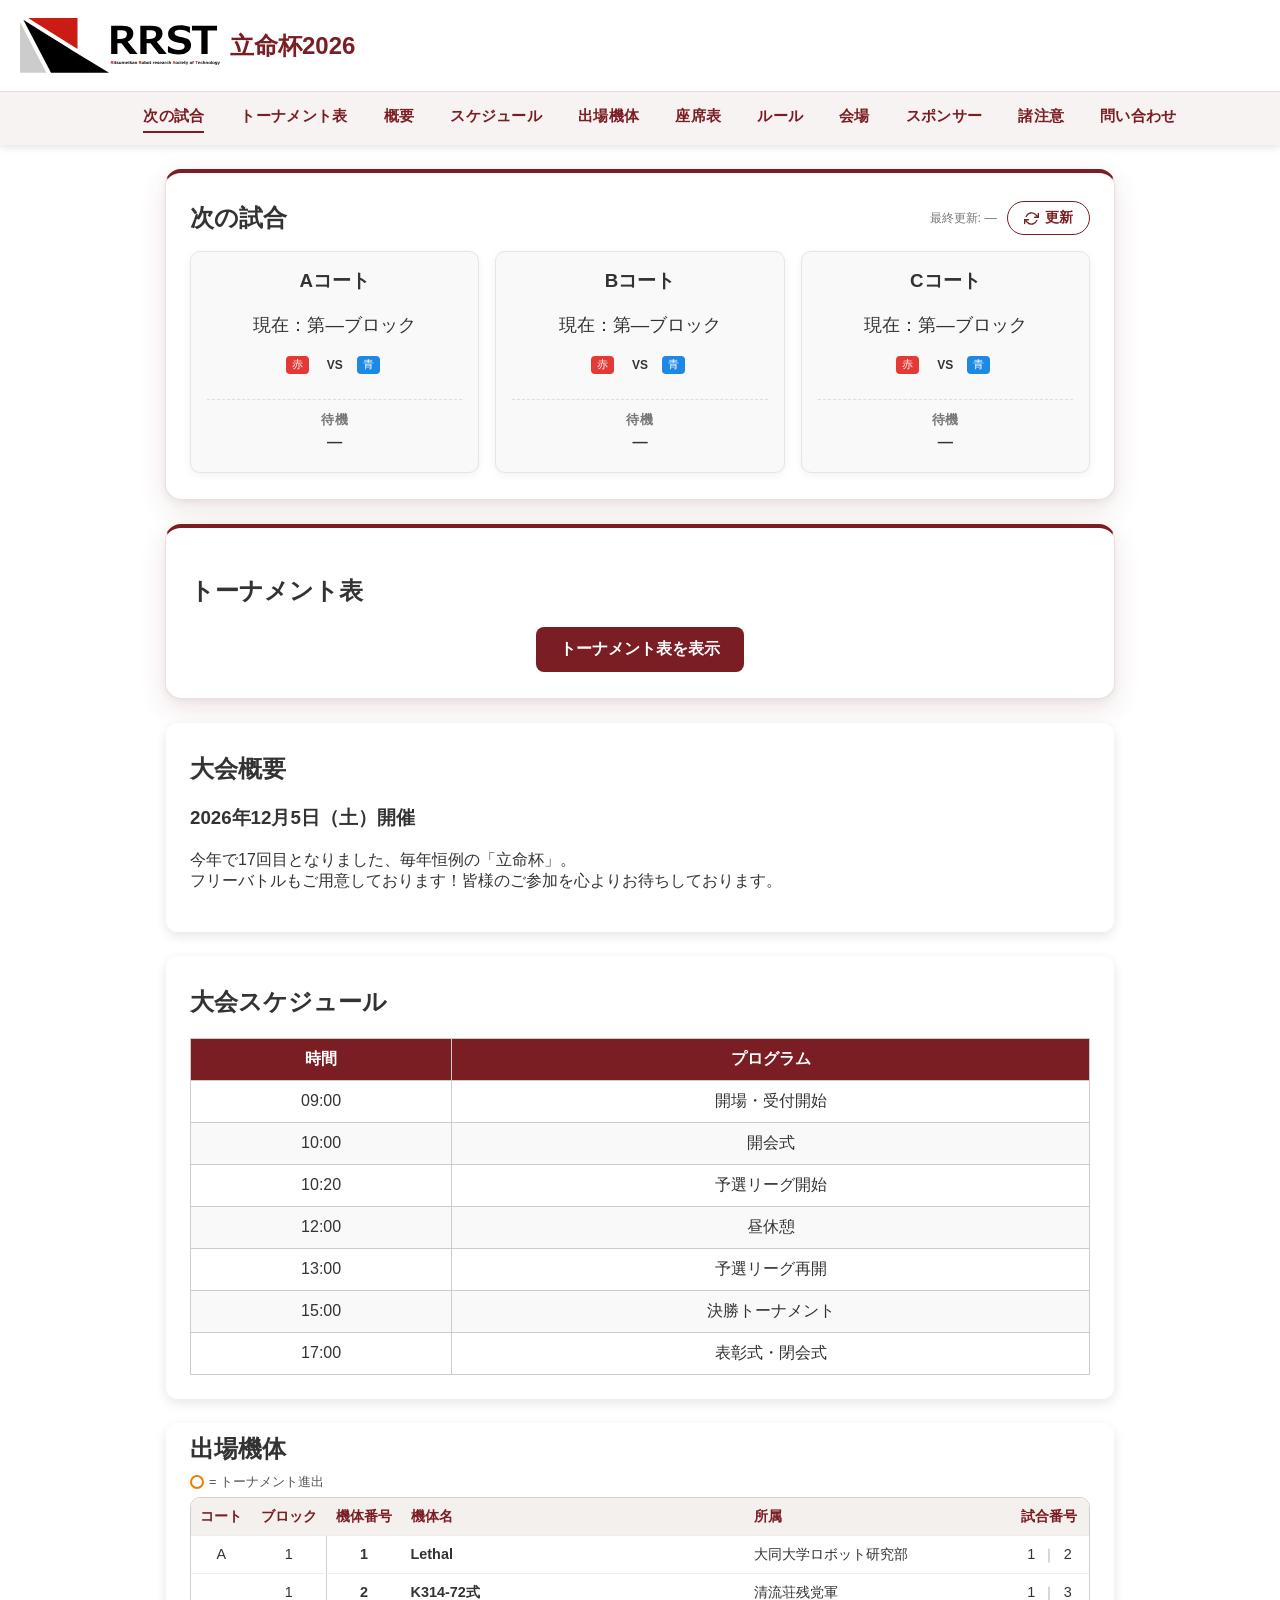
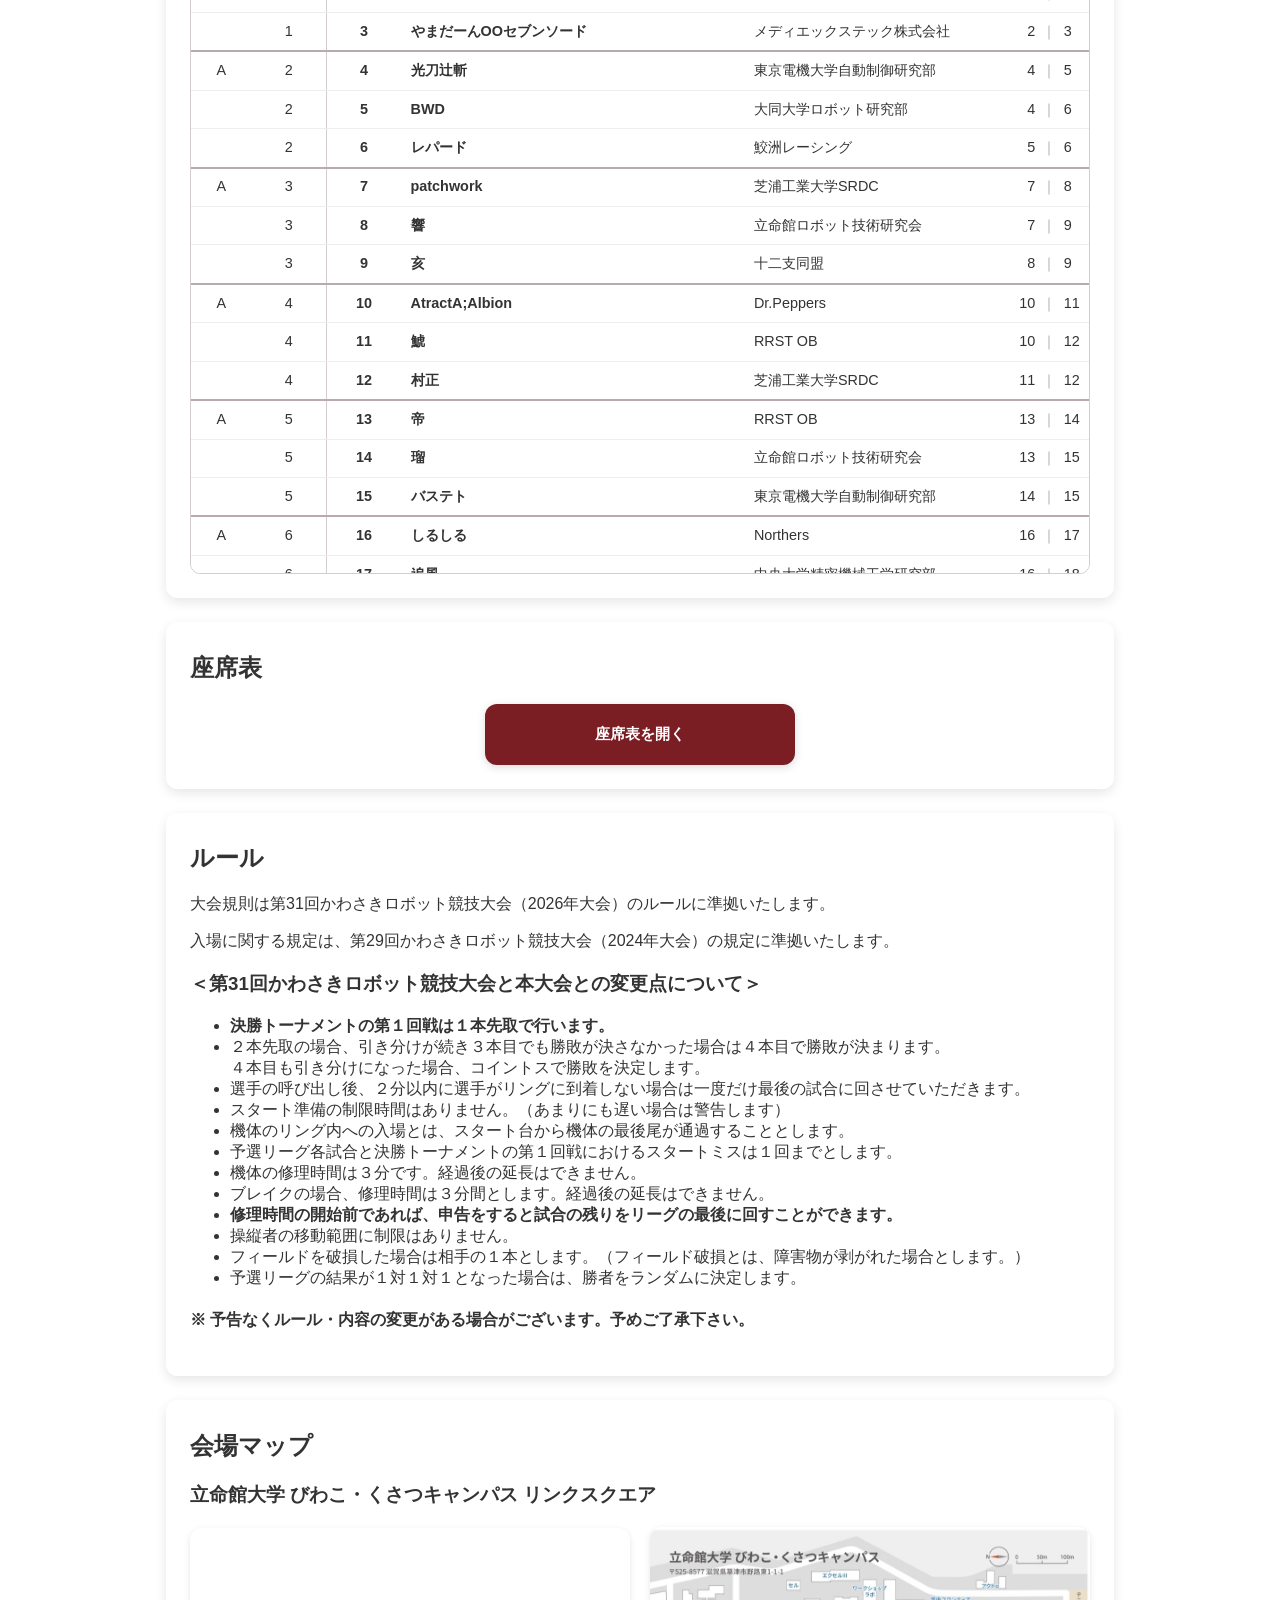
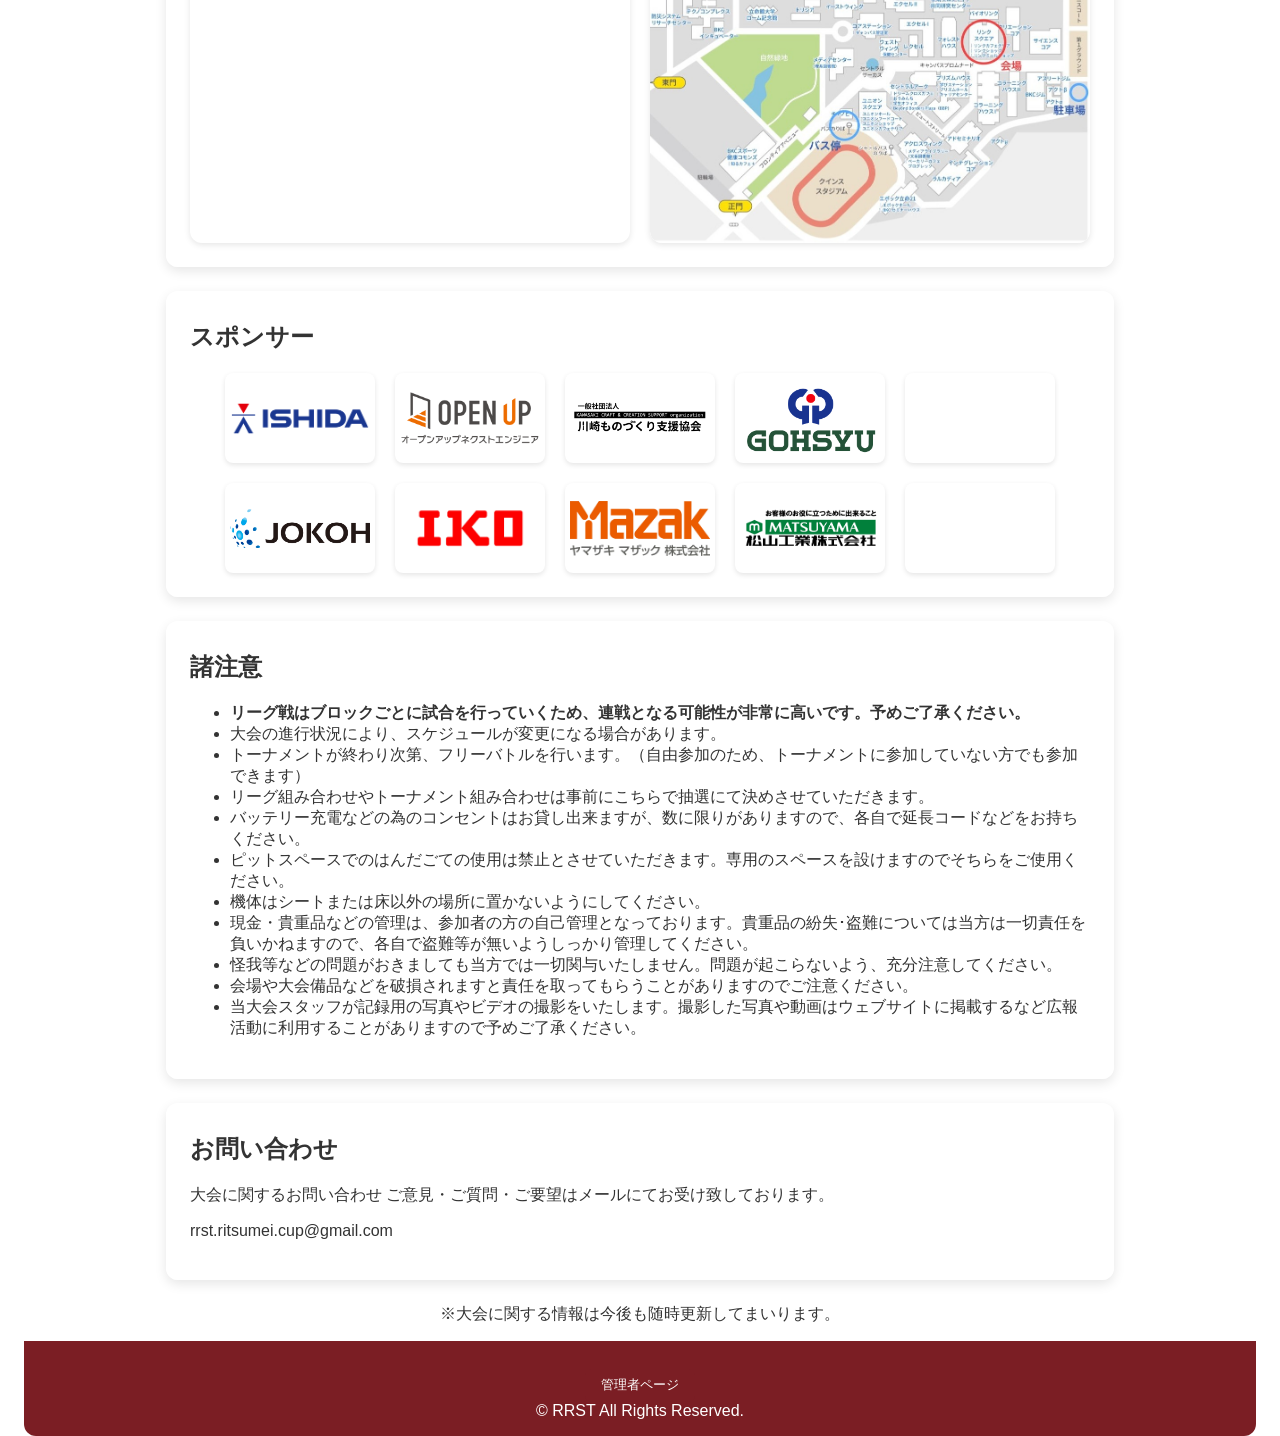
<file: index.html>
<!DOCTYPE html>
<html lang="ja">
<head>
  <meta charset="utf-8" />
  <meta name="viewport" content="width=device-width, initial-scale=1" />
  <title>立命杯2026</title>
  
  <!-- キャッシュ制御 -->
  <meta http-equiv="Cache-Control" content="no-cache, no-store, must-revalidate" />
  <meta http-equiv="Pragma" content="no-cache" />
  <meta http-equiv="Expires" content="0" />
  
  <link rel="stylesheet" href="style.css?v=20260833">
</head>
<body>
  <!-- オープニングエフェクト -->
  <div class="opening-overlay">
    <div class="opening-lines" aria-hidden="true">
      <span></span><span></span><span></span><span></span>
      <span></span><span></span><span></span><span></span>
    </div>
    <div class="opening-content">
      <div class="opening-logo">
        <img src="image/logo.svg" alt="立命杯2026">
      </div>
      <h1 class="opening-title">立命杯 <span data-setting="year">2026</span></h1>
      <p class="opening-date"><span data-setting="date-dot">2026.12.5(土)</span> 開催</p>
      <div class="opening-line"></div>
    </div>
  </div>

   <header>
    <div class="header-top">
      <div class="brand">
        <div class="logo">
          <img src="image/logo.svg" alt="大会ロゴ">
        </div>
        <div>
          <div class="title">立命杯<span data-setting="year">2026</span></div>
        </div>
      </div>

    <button class="menu-toggle" aria-label="メニューを開く">☰</button>
    </div>

    <div class="quick-nav" id="quick-nav">      
      <a href="#results" data-target="results" data-show-if="resultsPublished" style="display:none">結果発表</a>
      <a href="#entry" data-target="entry" data-show-if="entryOpen" style="display:none">応募</a>
      <a href="#next-match" data-target="next-match">次の試合</a>
      <a href="#tournament" data-target="tournament">トーナメント表</a>
      <a href="#schedule" data-target="schedule">スケジュール</a>
      <a href="#entries" data-target="entries">出場機体</a>
      <a href="#documents" data-target="documents">座席表</a>
      <a href="#rules" data-target="rules">ルール</a>
      <a href="#venue" data-target="venue">会場</a>
    </div>

    <nav>
      <a href="#results" data-show-if="resultsPublished" style="display:none">結果発表</a>
      <a href="#entry" data-show-if="entryOpen" style="display:none">応募</a>
      <a href="#next-match">次の試合</a>
      <a href="#tournament">トーナメント表</a>
      <a href="#about">概要</a>
      <a href="#schedule">スケジュール</a>
      <a href="#entries">出場機体</a>
      <a href="#documents">座席表</a>
      <a href="#rules">ルール</a>
      <a href="#venue">会場</a>
      <a href="#sponsors">スポンサー</a>
      <a href="#caution">諸注意</a>
      <a href="#contact">問い合わせ</a>
    </nav>
  </header>

  <main>
    <!-- 結果発表: 公開するかどうかと中身は、管理者ページの「大会設定」で切り替え・入力します(results.js が表示します) -->
    <section id="results" class="card" data-show-if="resultsPublished" style="display:none">
      <p class="results-thanks">第<span data-setting="edition">17</span>回立命杯は終了いたしました。<br>参加者の皆様、協賛していただきました企業・団体様、ありがとうございました。</p>
      <div id="results-podium"></div>
      <div id="results-awards"></div>
    </section>

    <!-- 応募セクション: 表示するかどうかは、管理者ページの「大会設定」で決めます(settings.txt の entryOpen) -->
    <section id="entry" class="card" data-show-if="entryOpen" style="display:none">
      <h2>応募</h2>
      <p>試合に参加される方は以下のボタンからお申し込みください。</p>
      <p>〆切：10月10日</p>
      <div style="text-align: center; margin-top: 1rem;">
        <a href="#" data-href-setting="entryFormUrl" 
           style="display: inline-block; padding: 12px 24px; background-color: var(--primary); color: white; text-decoration: none; border-radius: 8px; font-weight: bold; text-align: center;">
          応募フォームを開く
        </a>
      </div>
    </section>

    <!-- 次の試合（最優先で先頭に表示） -->
    <section id="next-match" class="card2">
      <div class="next-match-head">
        <h2>次の試合</h2>
        <div class="refresh-area">
          <span class="last-updated" id="last-updated">最終更新: —</span>
          <button id="refresh-match-btn" class="refresh-btn" type="button">
            <span class="refresh-icon">
              <svg viewBox="0 0 24 24" width="15" height="15" fill="none" stroke="currentColor" stroke-width="2.2" stroke-linecap="round" stroke-linejoin="round">
                <polyline points="23 4 23 10 17 10"></polyline>
                <polyline points="1 20 1 14 7 14"></polyline>
                <path d="M3.51 9a9 9 0 0 1 14.85-3.36L23 10M1 14l4.64 4.36A9 9 0 0 0 20.49 15"></path>
              </svg>
            </span>
            更新
          </button>
        </div>
      </div>
      <div class="courts">
        <div class="court">
          <div class="court-head">
            <h3>Aコート</h3>
            <button class="refresh-btn-mini" type="button" data-court="a" aria-label="Aコートを更新">
              <svg viewBox="0 0 24 24" width="13" height="13" fill="none" stroke="currentColor" stroke-width="2.4" stroke-linecap="round" stroke-linejoin="round">
                <polyline points="23 4 23 10 17 10"></polyline>
                <polyline points="1 20 1 14 7 14"></polyline>
                <path d="M3.51 9a9 9 0 0 1 14.85-3.36L23 10M1 14l4.64 4.36A9 9 0 0 0 20.49 15"></path>
              </svg>
              更新
            </button>
          </div>
          <p class="nmsize">現在：第<span id="match-a">—</span>ブロック</p>
          <p class="color-legend"><span class="label-red">赤</span><span class="vs">VS</span><span class="label-blue">青</span></p>
          <div class="match-list" id="match-a-list"></div>
          <div class="waiting-block">
            <p class="waiting-label">待機</p>
            <p class="waiting-roster" id="match-a-waiting-roster">—</p>
            <div class="waiting-match-list" id="match-a-waiting-list"></div>
          </div>
        </div>

        <div class="court">
          <div class="court-head">
            <h3>Bコート</h3>
            <button class="refresh-btn-mini" type="button" data-court="b" aria-label="Bコートを更新">
              <svg viewBox="0 0 24 24" width="13" height="13" fill="none" stroke="currentColor" stroke-width="2.4" stroke-linecap="round" stroke-linejoin="round">
                <polyline points="23 4 23 10 17 10"></polyline>
                <polyline points="1 20 1 14 7 14"></polyline>
                <path d="M3.51 9a9 9 0 0 1 14.85-3.36L23 10M1 14l4.64 4.36A9 9 0 0 0 20.49 15"></path>
              </svg>
              更新
            </button>
          </div>
          <p class="nmsize">現在：第<span id="match-b">—</span>ブロック</p>
          <p class="color-legend"><span class="label-red">赤</span><span class="vs">VS</span><span class="label-blue">青</span></p>
          <div class="match-list" id="match-b-list"></div>
          <div class="waiting-block">
            <p class="waiting-label">待機</p>
            <p class="waiting-roster" id="match-b-waiting-roster">—</p>
            <div class="waiting-match-list" id="match-b-waiting-list"></div>
          </div>
        </div>

        <div class="court">
          <div class="court-head">
            <h3>Cコート</h3>
            <button class="refresh-btn-mini" type="button" data-court="c" aria-label="Cコートを更新">
              <svg viewBox="0 0 24 24" width="13" height="13" fill="none" stroke="currentColor" stroke-width="2.4" stroke-linecap="round" stroke-linejoin="round">
                <polyline points="23 4 23 10 17 10"></polyline>
                <polyline points="1 20 1 14 7 14"></polyline>
                <path d="M3.51 9a9 9 0 0 1 14.85-3.36L23 10M1 14l4.64 4.36A9 9 0 0 0 20.49 15"></path>
              </svg>
              更新
            </button>
          </div>
          <p class="nmsize">現在：第<span id="match-c">—</span>ブロック</p>
          <p class="color-legend"><span class="label-red">赤</span><span class="vs">VS</span><span class="label-blue">青</span></p>
          <div class="match-list" id="match-c-list"></div>
          <div class="waiting-block">
            <p class="waiting-label">待機</p>
            <p class="waiting-roster" id="match-c-waiting-roster">—</p>
            <div class="waiting-match-list" id="match-c-waiting-list"></div>
          </div>
        </div>
      </div>
    </section>
 
    <!-- トーナメント表 -->
    <section id="tournament" class="card2">
      <h2>トーナメント表</h2>
      <div style="text-align: center; margin-top: 1rem;">
        <a href="tournament.html" 
           style="display: inline-block; padding: 12px 24px; background-color: var(--primary); color: white; text-decoration: none; border-radius: 8px; font-weight: bold; text-align: center;">
          トーナメント表を表示
        </a>
      </div>
    </section>

    <!-- 大会概要 -->
    <section id="about" class="card">
      <h2>大会概要</h2>
      <h3><span data-setting="date-long">2026年12月5日（土）</span>開催</h3>
      <p>今年で<span data-setting="edition">17</span>回目となりました、毎年恒例の「立命杯」。
      <br>フリーバトルもご用意しております！皆様のご参加を心よりお待ちしております。</p>
    </section>

    <!-- スケジュール -->
    <section id="schedule" class="card">
      <h2>大会スケジュール</h2>
      <table class="schedule-table">
        <thead>
          <tr>
            <th>時間</th>
            <th>プログラム</th>
          </tr>
        </thead>
        <tbody>
          <tr>
            <td>09:00</td>
            <td>開場・受付開始</td>
          </tr>
          <tr>
            <td>10:00</td>
            <td>開会式</td>
          </tr>
          <tr>
            <td>10:20</td>
            <td>予選リーグ開始</td>
          </tr>
          <tr>
            <td>12:00</td>
            <td>昼休憩</td>
          </tr>
          <tr>
            <td>13:00</td>
            <td>予選リーグ再開</td>
          </tr>
          <tr>
            <td>15:00</td>
            <td>決勝トーナメント</td>
          </tr>
          <tr>
            <td>17:00</td>
            <td>表彰式・閉会式</td>
          </tr>
        </tbody>
      </table>
    </section>

    <!-- 出場機体(documents/entries.csv を entries.js が読み込んで表示) -->
    <section id="entries" class="card" hidden>
      <h2>出場機体</h2>
      <div id="entry-list"></div>
    </section>


    <!-- 座席表 -->
    <section id="documents" class="card">
      <h2>座席表</h2>
      <div class="document-links">
        <a href="seats.html" target="_blank" class="document-link">
          <span class="text">座席表を開く</span>
        </a>
      </div>
    </section>

    <!-- ルール -->
    <section id="rules" class="card">
      <h2>ルール</h2>
      <p>大会規則は第31回かわさきロボット競技大会（2026年大会）のルールに準拠いたします。</p>
      <p>入場に関する規定は、第29回かわさきロボット競技大会（2024年大会）の規定に準拠いたします。</p>
      <h3>＜第31回かわさきロボット競技大会と本大会との変更点について＞</h3>
      <ul>
        <li><strong>決勝トーナメントの第１回戦は１本先取で行います。</strong></li>
        <li>２本先取の場合、引き分けが続き３本目でも勝敗が決さなかった場合は４本目で勝敗が決まります。
        </br>４本目も引き分けになった場合、コイントスで勝敗を決定します。</li>
        <li>選手の呼び出し後、２分以内に選手がリングに到着しない場合は一度だけ最後の試合に回させていただきます。</li>
        <li>スタート準備の制限時間はありません。（あまりにも遅い場合は警告します）</li>
        <li>機体のリング内への入場とは、スタート台から機体の最後尾が通過することとします。</li>
        <li>予選リーグ各試合と決勝トーナメントの第１回戦におけるスタートミスは１回までとします。</li>
        <li>機体の修理時間は３分です。経過後の延長はできません。</li>
        <li>ブレイクの場合、修理時間は３分間とします。経過後の延長はできません。</li>
        <li><strong>修理時間の開始前であれば、申告をすると試合の残りをリーグの最後に回すことができます。</strong></li>
        <li>操縦者の移動範囲に制限はありません。</li>
        <li>フィールドを破損した場合は相手の１本とします。（フィールド破損とは、障害物が剥がれた場合とします。）</li>
        <li>予選リーグの結果が１対１対１となった場合は、勝者をランダムに決定します。</li>
      </ul>
      <h4>※ 予告なくルール・内容の変更がある場合がございます。予めご了承下さい。</h4>
    </section>

    <!-- 会場 -->
    <section id="venue" class="card">
      <h2>会場マップ</h2>
      <h3>立命館大学 びわこ・くさつキャンパス リンクスクエア</h3>
      <div class="venue-container">
        <!-- Google Maps -->
        <iframe 
          src="https://www.google.com/maps/embed?pb=!1m18!1m12!1m3!1d3268.981545885466!2d135.96105967409443!3d34.98212696806354!2m3!1f0!2f0!3f0!3m2!1i1024!2i768!4f13.1!3m3!1m2!1s0x60016dc10d85ceb9%3A0x18a0454b259587c9!2z56uL5ZG96aSo5aSn5a2mIOOBs-OCj-OBk-OBu-OBleOBpOOCreODo-ODs-ODkeOCuQ!5e0!3m2!1sja!2sjp!4v1760561627054!5m2!1sja!2sjp" 
          width="400" height="315" style="border:0;" allowfullscreen="" loading="lazy" referrerpolicy="no-referrer-when-downgrade">
        </iframe>
        
        <!-- 会場写真 -->
        <div class="venue-photo">
          <img src="image/map.jpg" alt="会場の様子" loading="lazy" decoding="async">
        </div>
      </div>
    </section>
    
    <!-- スポンサー -->
    <section id="sponsors" class="card"> 
      <h2>スポンサー</h2>
      <div class="sponsor-logos">
        <img src="image/logo1.png" alt="スポンサー1" loading="lazy" decoding="async">
        <img src="image/logo2.svg" alt="スポンサー2" loading="lazy" decoding="async">
        <img src="image/logo3.png" alt="スポンサー3" loading="lazy" decoding="async">
        <img src="image/logo4.gif" alt="スポンサー4" loading="lazy" decoding="async">
        <img src="image/logo5.png" alt="スポンサー5" loading="lazy" decoding="async">
        <img src="image/logo6.jpg" alt="スポンサー6" loading="lazy" decoding="async">
        <img src="image/logo7.png" alt="スポンサー7" loading="lazy" decoding="async">
        <img src="image/logo8.avif" alt="スポンサー8" loading="lazy" decoding="async">
        <img src="image/logo9.png" alt="スポンサー9" loading="lazy" decoding="async">
        <img src="image/logo10.png" alt="スポンサー10" loading="lazy" decoding="async">
      </div>
    </section>

    <section id="caution" class="card">
      <h2>諸注意</h2>
      <ul>
        <li><strong>リーグ戦はブロックごとに試合を行っていくため、連戦となる可能性が非常に高いです。予めご了承ください。</strong></li>
        <li>大会の進行状況により、スケジュールが変更になる場合があります。</li>
        <li>トーナメントが終わり次第、フリーバトルを行います。（自由参加のため、トーナメントに参加していない方でも参加できます）</li>
        <li>リーグ組み合わせやトーナメント組み合わせは事前にこちらで抽選にて決めさせていただきます。</li>
        <li>バッテリー充電などの為のコンセントはお貸し出来ますが、数に限りがありますので、各自で延長コードなどをお持ちください。</li>
        <li>ピットスペースでのはんだごての使用は禁止とさせていただきます。専用のスペースを設けますのでそちらをご使用ください。</li>
        <li>機体はシートまたは床以外の場所に置かないようにしてください。</li>
        <li>現金・貴重品などの管理は、参加者の方の自己管理となっております。貴重品の紛失･盗難については当方は一切責任を負いかねますので、各自で盗難等が無いようしっかり管理してください。</li>
        <li>怪我等などの問題がおきましても当方では一切関与いたしません。問題が起こらないよう、充分注意してください。</li>
        <li>会場や大会備品などを破損されますと責任を取ってもらうことがありますのでご注意ください。</li>
        <li>当大会スタッフが記録用の写真やビデオの撮影をいたします。撮影した写真や動画はウェブサイトに掲載するなど広報活動に利用することがありますので予めご了承ください。</li>
      </ul>
    </section>

    <!-- お問い合わせ -->
    <section id="contact" class="card">
      <h2>お問い合わせ</h2>
      <p>大会に関するお問い合わせ ご意見・ご質問・ご要望はメールにてお受け致しております。</p>
      <p>rrst.ritsumei.cup@gmail.com</p>
    </section>

    <p class="last">※大会に関する情報は今後も随時更新してまいります。</p>
  </main>

  <footer>
    <p class="admin-link"><a href="admin.html">管理者ページ</a></p>
    © RRST All Rights Reserved.
  </footer>

  <!-- 末尾 -->
  <script src="js/settings.js?v=20261126"></script>
  <script src="js/script.js?v=20260920"></script>
  <script src="js/entries.js?v=20261127"></script>
  <script src="js/results.js?v=20261128"></script>
  <script src="js/quicknav.js?v=20261122"></script>
</body>
</html>
</file>
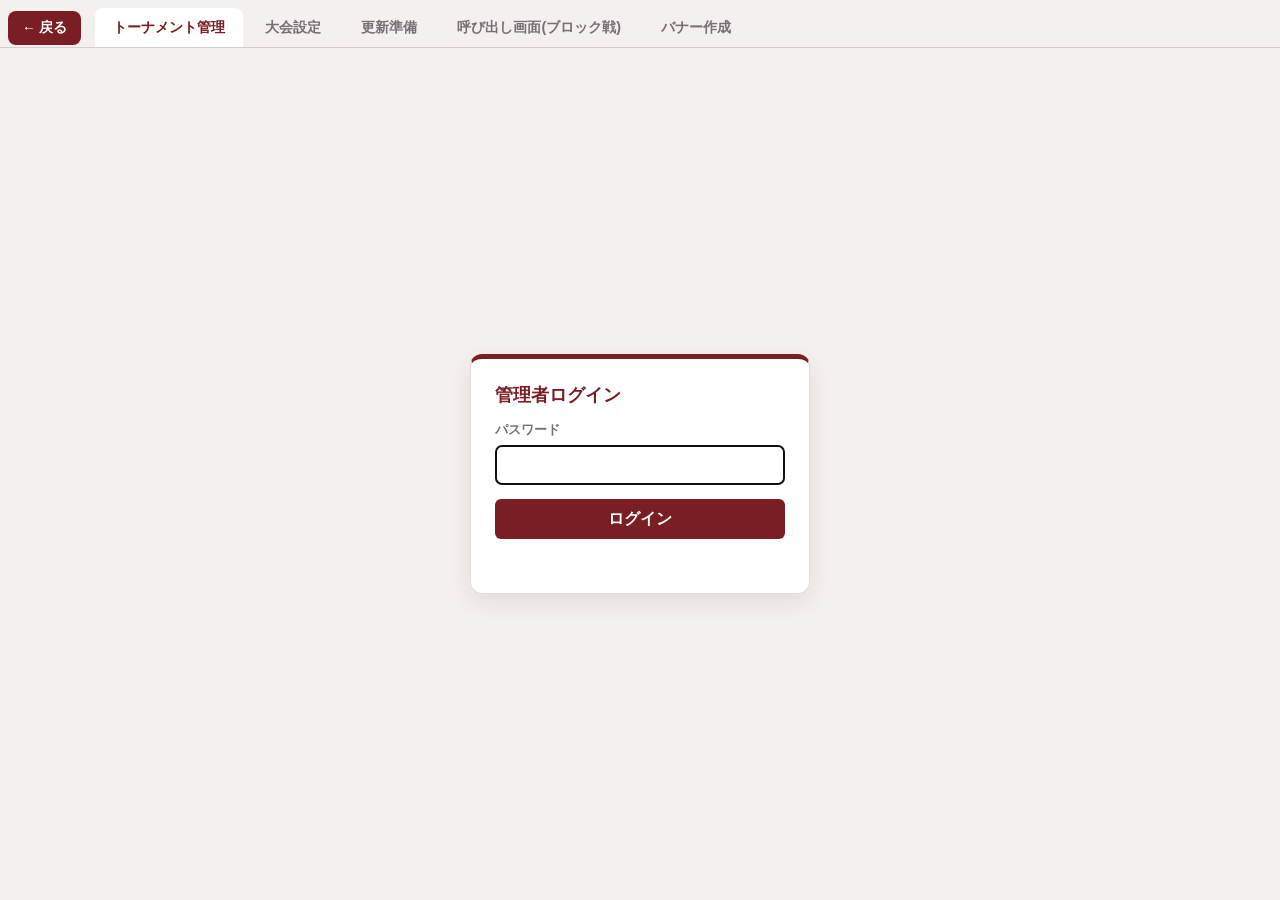
<file: admin.html>
<!DOCTYPE html>
<html lang="ja">
<head>
  <meta charset="UTF-8">
  <meta name="viewport" content="width=device-width, initial-scale=1.0">
  <title>管理者ページ - 立命杯2026</title>
  <style>
    * {
      margin: 0;
      padding: 0;
      box-sizing: border-box;
    }

    html, body {
      height: 100%;
      font-family: "Yu Gothic", "Hiragino Kaku Gothic ProN", sans-serif;
    }

    body {
      display: flex;
      flex-direction: column;
      overflow: hidden;
    }

    .tabs {
      display: flex;
      align-items: center;
      gap: 4px;
      padding: 8px 8px 0;
      background: #f4f0ee;
      border-bottom: 1px solid #d4cdd0;
    }

    .back-link {
      display: inline-flex;
      align-items: center;
      margin-right: 10px;
      padding: 8px 14px;
      color: #fff;
      background: #7b1e24;
      border-radius: 8px;
      text-decoration: none;
      font-size: 0.85rem;
      font-weight: bold;
      white-space: nowrap;
    }

    .back-link:hover {
      background: #a54c52;
    }

    .tab {
      padding: 10px 18px;
      color: #777176;
      background: transparent;
      border: 0;
      border-radius: 8px 8px 0 0;
      font-size: 0.9rem;
      font-weight: bold;
      cursor: pointer;
    }

    .tab.is-active {
      color: #7b1e24;
      background: #fff;
    }

    iframe {
      flex: 1;
      width: 100%;
      border: 0;
    }
  </style>
</head>
<body>
  <nav class="tabs" role="tablist" aria-label="管理メニュー">
    <a href="index.html" class="back-link">← 戻る</a>
    <button class="tab is-active" type="button" data-target="tournament.html?admin=1" role="tab" aria-selected="true">トーナメント管理</button>
    <button class="tab" type="button" data-target="settings.html" role="tab" aria-selected="false">大会設定</button>
    <button class="tab" type="button" data-target="prepare.html" role="tab" aria-selected="false">更新準備</button>
    <button class="tab" type="button" data-target="call.html?admin=1" role="tab" aria-selected="false">呼び出し画面(ブロック戦)</button>
    <button class="tab" type="button" data-target="banner.html" role="tab" aria-selected="false">バナー作成</button>
  </nav>
  <iframe id="admin-frame" src="tournament.html?admin=1" title="管理画面"></iframe>

  <script>
    const tabs = document.querySelectorAll(".tab");
    const frame = document.getElementById("admin-frame");

    tabs.forEach(tab => {
      tab.addEventListener("click", () => {
        tabs.forEach(other => {
          other.classList.toggle("is-active", other === tab);
          other.setAttribute("aria-selected", other === tab ? "true" : "false");
        });
        frame.src = tab.dataset.target;
      });
    });
  </script>
</body>
</html>
</file>
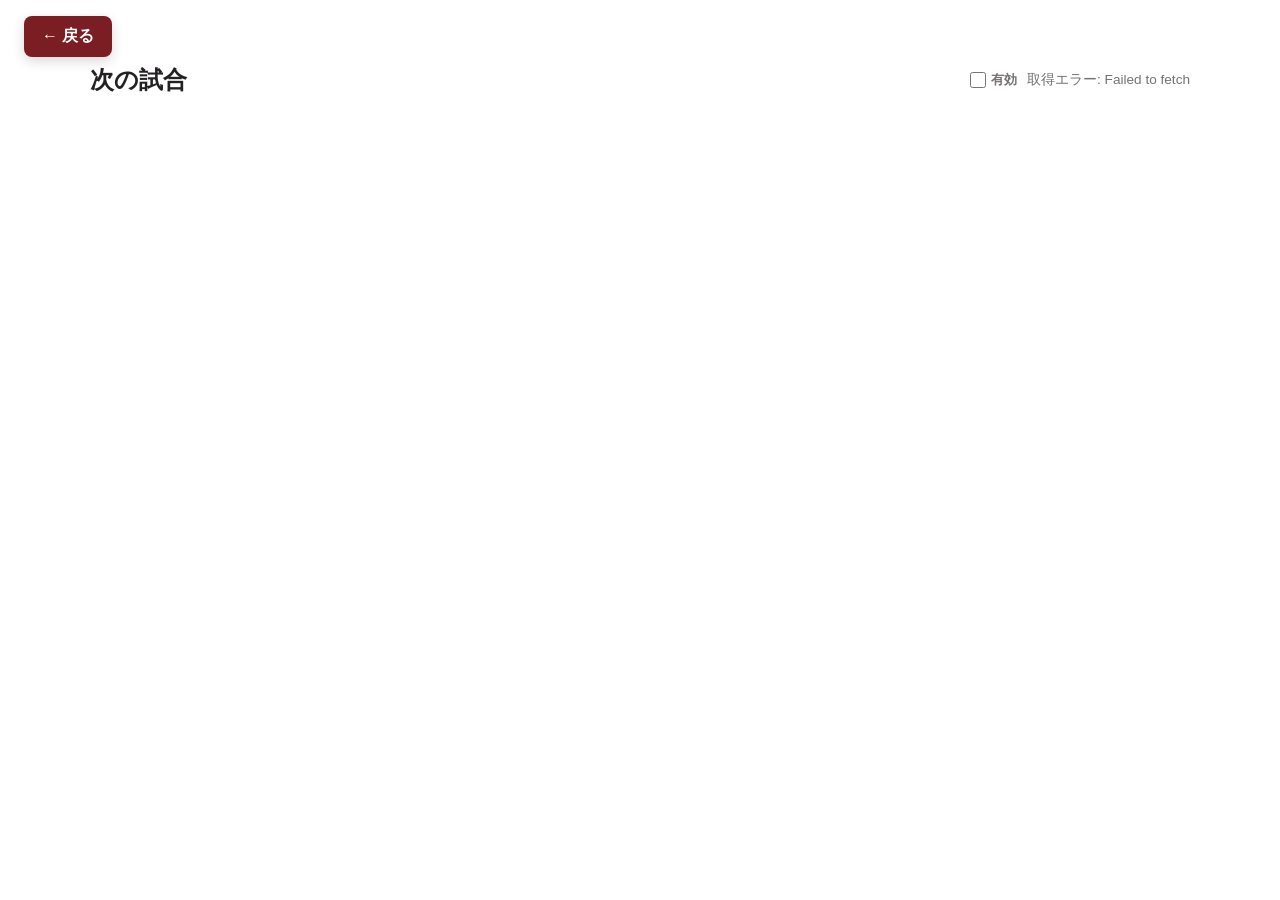
<file: call.html>
<!DOCTYPE html>
<html lang="ja">
<head>
  <meta charset="UTF-8">
  <meta name="viewport" content="width=device-width, initial-scale=1.0">
  <title>呼び出し画面 - 立命杯2026</title>
  <style>
    * {
      margin: 0;
      padding: 0;
      box-sizing: border-box;
    }

    :root {
      --primary: #7b1e24;
      --ink: #242124;
      --muted: #777176;
      --line: #e3dcde;
      --card-bg: #f7f4f5;
      --red: #c0392b;
      --blue: #2f6fd1;
    }

    html, body {
      min-height: 100%;
      background: #fff;
      color: var(--ink);
      font-family: "Yu Gothic", "Hiragino Kaku Gothic ProN", sans-serif;
    }

    body {
      padding: 64px clamp(12px, 3vw, 28px) 40px;
    }

    .page {
      width: min(1100px, 100%);
      margin: 0 auto;
    }

    .back-button {
      position: fixed;
      top: 16px;
      left: 24px;
      z-index: 10;
      background-color: var(--primary);
      color: white;
      padding: 10px 18px;
      border-radius: 8px;
      text-decoration: none;
      font-weight: bold;
      box-shadow: 0 4px 12px rgb(65 25 28 / 18%);
    }

    .back-button:hover {
      background-color: #a54c52;
    }

    /* 管理者ページのタブ内(iframe)で開いているときは、タブ列側に戻るボタンがあるので重複表示しない */
    html.is-embedded .back-button {
      display: none;
    }

    @media (max-width: 520px) {
      .back-button {
        left: 14px;
      }
    }

    .next-match-head {
      display: flex;
      flex-wrap: wrap;
      align-items: baseline;
      gap: 8px 16px;
      margin-bottom: 18px;
    }

    .next-match-head h1 {
      font-size: 1.5rem;
    }

    .refresh-area {
      display: flex;
      align-items: center;
      gap: 10px;
      margin-left: auto;
    }

    .last-updated {
      color: var(--muted);
      font-size: 0.85rem;
    }

    .refresh-btn {
      display: inline-flex;
      align-items: center;
      gap: 5px;
      padding: 7px 14px;
      color: var(--primary);
      background: #fff;
      border: 1.5px solid var(--primary);
      border-radius: 999px;
      font-size: 0.82rem;
      font-weight: bold;
      cursor: pointer;
    }

    .refresh-btn:disabled {
      opacity: 0.5;
      cursor: progress;
    }

    /* 管理者ページ(?admin=1)のときだけ出す、対戦カードの表示/非表示チェックボックス(有効=表示) */
    .visibility-toggle {
      display: inline-flex;
      align-items: center;
      gap: 5px;
      color: var(--muted);
      font-size: 0.82rem;
      font-weight: bold;
      cursor: pointer;
    }

    .visibility-toggle input {
      width: 16px;
      height: 16px;
      cursor: pointer;
    }

    .visibility-toggle.is-busy {
      opacity: 0.5;
      cursor: progress;
    }

    .courts {
      display: grid;
      grid-template-columns: repeat(auto-fit, minmax(260px, 1fr));
      gap: 16px;
    }

    .court {
      padding: 18px 14px 22px;
      background: #fff;
      border: 1px solid var(--line);
      border-radius: 14px;
      text-align: center;
    }

    .court-head {
      display: flex;
      align-items: center;
      justify-content: center;
      position: relative;
      margin-bottom: 10px;
    }

    .court-head h2 {
      font-size: 1.1rem;
    }

    .nmsize {
      font-size: 1.2rem;
      font-weight: bold;
      margin-bottom: 10px;
    }

    .color-legend {
      display: flex;
      align-items: center;
      justify-content: center;
      gap: 8px;
      margin-bottom: 10px;
      font-size: 0.75rem;
    }

    .color-legend .vs {
      color: var(--muted);
    }

    .label-red, .label-blue {
      padding: 2px 10px;
      color: #fff;
      border-radius: 4px;
      font-weight: bold;
    }

    .label-red { background: var(--red); }
    .label-blue { background: var(--blue); }

    .match-list {
      margin-bottom: 14px;
    }

    .match-row {
      display: flex;
      align-items: baseline;
      justify-content: center;
      gap: 10px;
      padding: 3px 0;
      color: var(--muted);
      font-size: 0.9rem;
    }

    .match-row .match-index {
      font-size: 0.75rem;
      min-width: 1.2em;
      text-align: right;
    }

    .match-row.is-current {
      color: var(--ink);
      font-size: 1.15rem;
      font-weight: bold;
    }

    .match-row.is-current .match-index {
      color: var(--primary);
    }

    .roster {
      color: var(--muted);
      font-size: 0.85rem;
      line-height: 1.7;
      margin-bottom: 16px;
    }

    .waiting-block {
      padding-top: 14px;
      border-top: 1px solid var(--line);
    }

    .waiting-label {
      color: var(--muted);
      font-size: 0.8rem;
      font-weight: bold;
      margin-bottom: 8px;
    }

    .waiting-roster {
      font-size: 0.95rem;
      font-weight: bold;
      line-height: 1.7;
      margin-bottom: 8px;
    }

    .waiting-match-list .match-row {
      font-size: 0.78rem;
    }

    .empty-note, .court-error {
      color: var(--muted);
      font-size: 0.85rem;
    }

    .court-error {
      color: #b3261e;
    }

    @media (max-width: 520px) {
      .courts {
        grid-template-columns: 1fr;
      }
    }
  </style>
</head>
<body>
  <a href="index.html" target="_top" class="back-button">← 戻る</a>
  <script>
    if (window.self !== window.top) {
      document.documentElement.classList.add("is-embedded");
    }
  </script>
  <main class="page">
    <div class="next-match-head">
      <h1>次の試合</h1>
      <div class="refresh-area">
        <label id="visibility-toggle-wrap" class="visibility-toggle" hidden>
          <input id="visibility-toggle" type="checkbox">有効
        </label>
        <span class="last-updated" id="last-updated">最終更新: —</span>
      </div>
    </div>
    <div class="courts" id="courts"></div>
  </main>

  <script src="js/settings.js?v=20261126"></script>
  <script>
    let API_BASE_URL = ""; // documents/settings.txt の apiUrl を読み込み後に入れる
    const COURTS = [
      { key: "A", label: "Aコート" },
      { key: "B", label: "Bコート" },
      { key: "C", label: "Cコート" }
    ];

    let latestCourts = {};

    function escapeHtml(value) {
      return String(value == null ? "" : value).replace(/[&<>"']/g, char => ({
        "&": "&amp;", "<": "&lt;", ">": "&gt;", '"': "&quot;", "'": "&#39;"
      }[char]));
    }

    function matchRowMarkup(bout, currentNum) {
      const isCurrent = String(bout.num) === String(currentNum);
      return `<p class="match-row${isCurrent ? " is-current" : ""}">
        <span class="match-index">${escapeHtml(bout.num)}</span>
        <span>${escapeHtml(bout.red.num || "?")}番 VS ${escapeHtml(bout.blue.num || "?")}番</span>
      </p>`;
    }

    function rosterMarkup(entries) {
      if (!entries.length) return "—";
      return entries.map(entry => escapeHtml(entry)).join("<br>");
    }

    function courtMarkup(court, data) {
      if (data.error) {
        return `<div class="court">
          <div class="court-head"><h2>${court.label}</h2></div>
          <p class="court-error">取得できませんでした: ${escapeHtml(data.error)}</p>
        </div>`;
      }

      if (!data.currentNum) {
        return `<div class="court">
          <div class="court-head"><h2>${court.label}</h2></div>
          <p class="empty-note">現在の試合番号が設定されていません。</p>
        </div>`;
      }

      const blockIndex = currentNamesVisible === false
        ? "？"
        : Math.ceil(Number(data.currentNum) / 3);
      const rosterEntries = data.trioRoster.map(team => `${team.num}番 ${team.name}`);

      return `<div class="court" data-court="${court.key.toLowerCase()}">
        <div class="court-head">
          <h2>${court.label}</h2>
        </div>
        <p class="nmsize">現在:第${escapeHtml(blockIndex)}ブロック</p>
        <p class="color-legend"><span class="label-red">赤</span><span class="vs">VS</span><span class="label-blue">青</span></p>
        <div class="match-list">${data.matches.map(bout => matchRowMarkup(bout, data.currentNum)).join("")}</div>
        <p class="roster">${rosterMarkup(rosterEntries)}</p>
        <div class="waiting-block">
          <p class="waiting-label">待機</p>
          <p class="waiting-roster">${rosterMarkup(data.waitingRoster)}</p>
          <div class="waiting-match-list">${data.waitingMatches.map(bout => matchRowMarkup(bout, data.currentNum)).join("")}</div>
        </div>
      </div>`;
    }

    function render(courts) {
      // 大会設定のコート数(2なら A・B だけ)
      document.getElementById("courts").innerHTML = COURTS
        .slice(0, window.RRST_SETTINGS.courts)
        .map(court => courtMarkup(court, courts[court.key] || { error: "データがありません" }))
        .join("");
    }

    function formatTime(date) {
      return date.toLocaleTimeString("ja-JP", { hour: "2-digit", minute: "2-digit", second: "2-digit" });
    }

    async function fetchCourts() {
      const url = new URL(API_BASE_URL);
      url.searchParams.set("t", Date.now());
      const response = await fetch(url.toString(), { cache: "no-store" });
      if (!response.ok) throw new Error(`HTTP ${response.status}`);
      const data = JSON.parse(await response.text());
      if (data.error) throw new Error(data.error);
      if (typeof data.namesVisible === "boolean") syncVisibilityToggle(data.namesVisible);
      return data.courts || {};
    }

    // 連打・大人数の同時アクセス対策: 呼び出したら一定時間は次の呼び出しを無視する
    // (全体更新ボタンは廃止したが、自動更新(10秒ごと)同士が重ならないよう時刻ベースで管理)
    const REFRESH_COOLDOWN_MS = 5000;
    let allCooldownUntil = 0;

    async function loadAll() {
      if (allCooldownUntil > Date.now()) return;
      allCooldownUntil = Date.now() + REFRESH_COOLDOWN_MS;

      try {
        latestCourts = await fetchCourts();
        render(latestCourts);
        document.getElementById("last-updated").textContent = `最終更新: ${formatTime(new Date())}`;
      } catch (error) {
        console.error("次の試合の取得エラー:", error);
        document.getElementById("last-updated").textContent = `取得エラー: ${error.message}`;
      }
    }

    // ---------------------------------------------------------------
    // 管理者ページ(?admin=1)のときだけ、対戦カード(名前・番号)表示の「有効」チェックボックスを出す。
    // 参加者にもモニターで見える場所なので、ラベルは「有効」だけのシンプルなチェックボックスにする。
    // トーナメント管理タブで既にログイン済みなら、そのトークンを(同一オリジンなので)
    // そのまま使う。別途ログイン画面は作らない。
    // ---------------------------------------------------------------
    const WANT_ADMIN = new URLSearchParams(window.location.search).get("admin") === "1";
    const ADMIN_TOKEN_STORAGE_KEY = "rrst_admin_token"; // tournament.htmlと同じキー

    const visibilityToggleWrap = document.getElementById("visibility-toggle-wrap");
    const visibilityToggle = document.getElementById("visibility-toggle");
    let currentNamesVisible = null;
    let visibilityToggleBusy = false;

    function syncVisibilityToggle(namesVisible) {
      currentNamesVisible = namesVisible;
      if (!WANT_ADMIN) return;
      visibilityToggleWrap.hidden = false;
      visibilityToggle.checked = namesVisible;
    }

    if (WANT_ADMIN) {
      visibilityToggle.addEventListener("change", async () => {
        if (visibilityToggleBusy) return;
        const token = sessionStorage.getItem(ADMIN_TOKEN_STORAGE_KEY);
        if (!token) {
          alert("先に「トーナメント管理」タブでログインしてください。");
          visibilityToggle.checked = Boolean(currentNamesVisible);
          return;
        }

        visibilityToggleBusy = true;
        visibilityToggleWrap.classList.add("is-busy");
        visibilityToggle.disabled = true;
        const nextVisible = visibilityToggle.checked;

        try {
          const response = await fetch(API_BASE_URL, {
            method: "POST",
            body: JSON.stringify({ token, action: "setNextMatchVisible", visible: nextVisible })
          });
          const data = JSON.parse(await response.text());
          if (data.error) throw new Error(data.error);
          syncVisibilityToggle(Boolean(data.visible));
          await loadAll();
        } catch (error) {
          console.error("表示切り替えエラー:", error);
          alert(`切り替えに失敗しました: ${error.message}`);
          visibilityToggle.checked = Boolean(currentNamesVisible);
        } finally {
          visibilityToggleBusy = false;
          visibilityToggleWrap.classList.remove("is-busy");
          visibilityToggle.disabled = false;
        }
      });
    }

    // 大会設定(コート数)を読んでから表示を始める。読めなくても初期値で動く。
    window.RRST_SETTINGS_READY.then(() => {
      API_BASE_URL = window.RRST_SETTINGS.apiUrl;
      loadAll();
      // 表示専用の画面で、開く人も少ない想定なので自動更新しておく
      setInterval(loadAll, 10000);
    });
  </script>
</body>
</html>
</file>
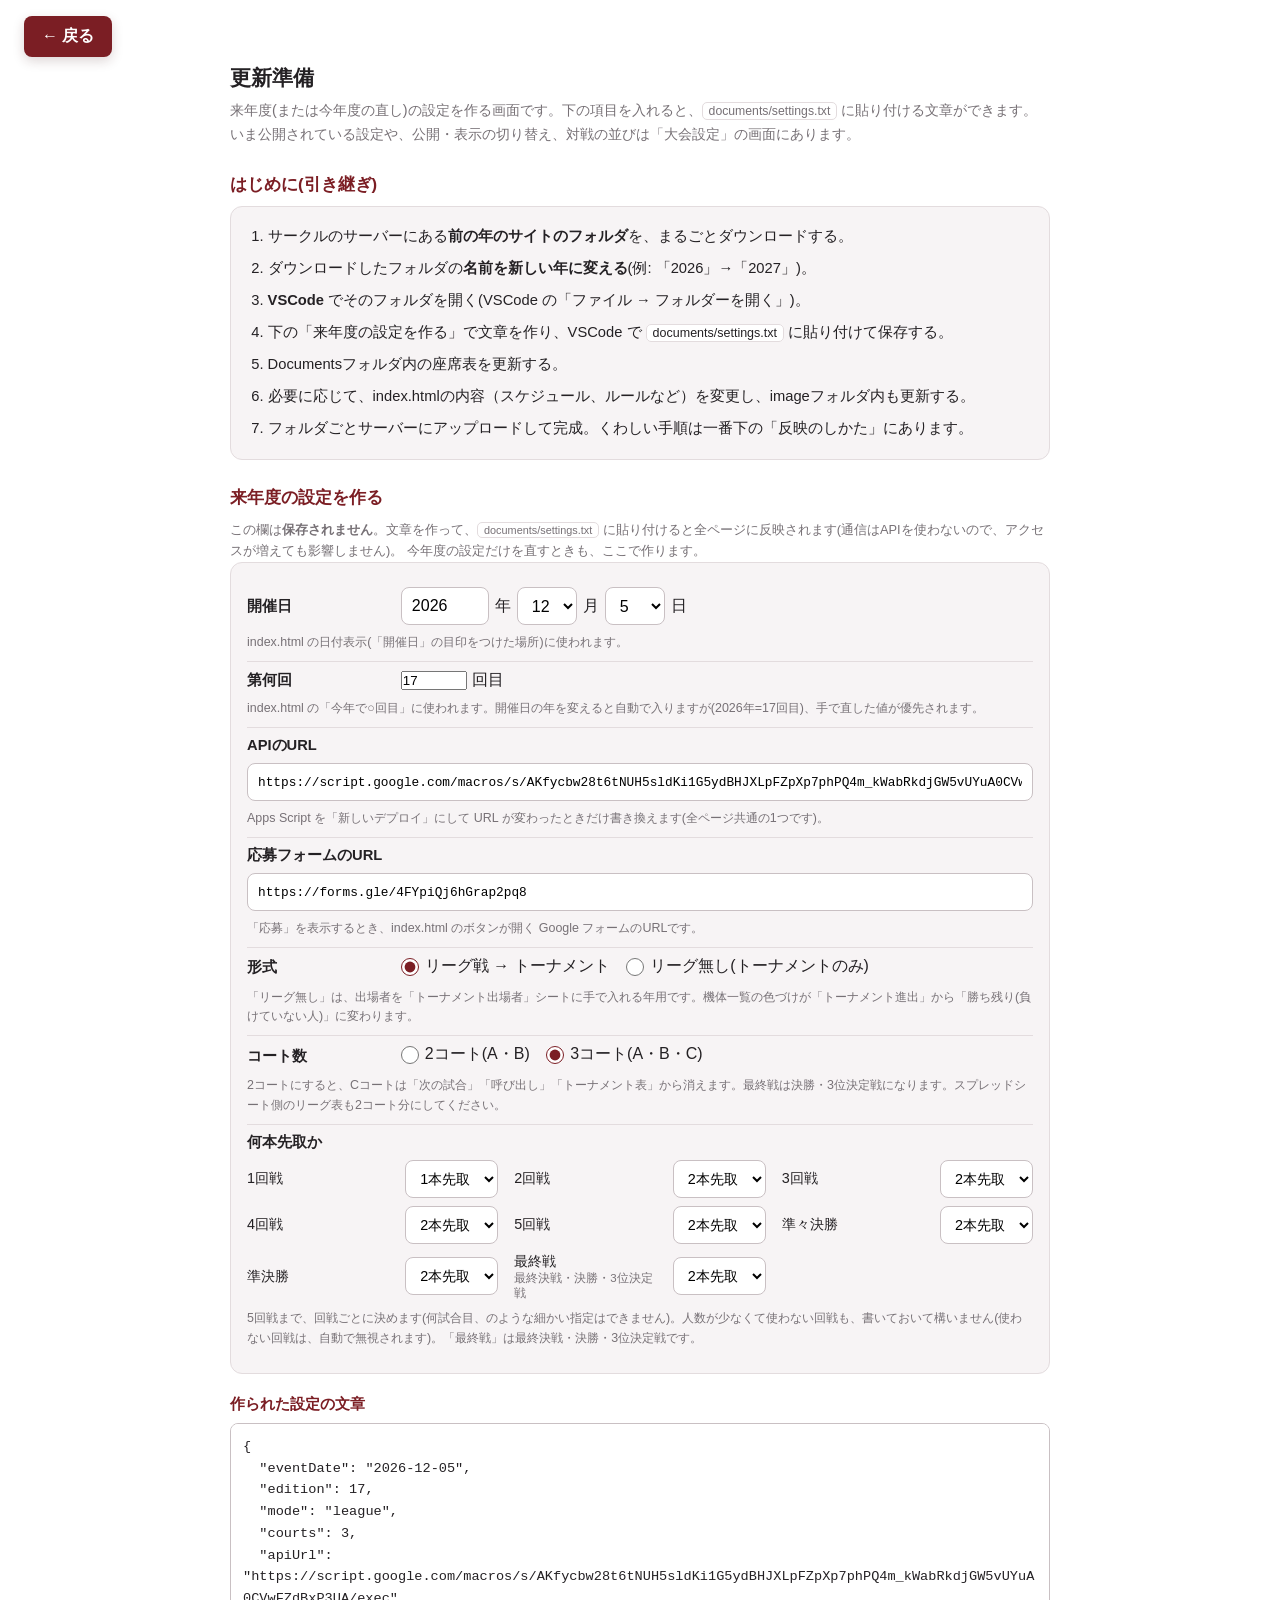
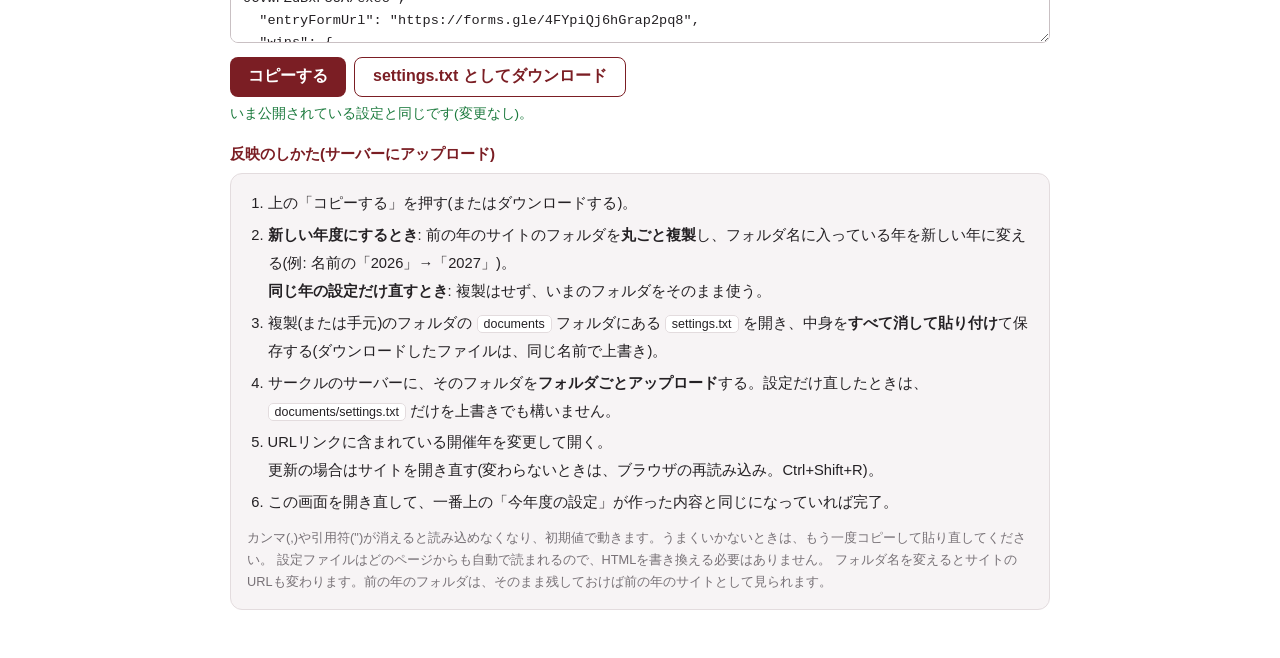
<file: prepare.html>
<!DOCTYPE html>
<html lang="ja">
<head>
  <meta charset="UTF-8">
  <meta name="viewport" content="width=device-width, initial-scale=1.0">
  <title>更新準備 - 立命杯2026</title>
  <script src="js/settings.js?v=20261126"></script>
  <link rel="stylesheet" href="admin-pages.css?v=20261124">
</head>
<body>
  <a href="index.html" target="_top" class="back-button">← 戻る</a>
  <script>
    if (window.self !== window.top) {
      document.documentElement.classList.add("is-embedded");
    }
  </script>

  <main class="page" id="main">
    <h1>更新準備</h1>
    <p class="lead">
      来年度(または今年度の直し)の設定を作る画面です。下の項目を入れると、<span class="path">documents/settings.txt</span> に貼り付ける文章ができます。
      いま公開されている設定や、公開・表示の切り替え、対戦の並びは「大会設定」の画面にあります。
    </p>

    <h2>はじめに(引き継ぎ)</h2>
    <div class="card">
      <ol class="steps">
        <li>サークルのサーバーにある<b>前の年のサイトのフォルダ</b>を、まるごとダウンロードする。</li>
        <li>ダウンロードしたフォルダの<b>名前を新しい年に変える</b>(例: 「2026」→「2027」)。</li>
        <li><b>VSCode</b> でそのフォルダを開く(VSCode の「ファイル → フォルダーを開く」)。</li>
        <li>下の「来年度の設定を作る」で文章を作り、VSCode で <span class="path">documents/settings.txt</span> に貼り付けて保存する。</li>
        <li>Documentsフォルダ内の座席表を更新する。</li>
        <li>必要に応じて、index.htmlの内容（スケジュール、ルールなど）を変更し、imageフォルダ内も更新する。</li>
        <li>フォルダごとサーバーにアップロードして完成。くわしい手順は一番下の「反映のしかた」にあります。</li>
      </ol>
    </div>

    <h2>来年度の設定を作る</h2>
    <p class="note" style="margin-top:0">
      この欄は<b>保存されません</b>。文章を作って、<span class="path">documents/settings.txt</span> に貼り付けると全ページに反映されます(通信はAPIを使わないので、アクセスが増えても影響しません)。
      今年度の設定だけを直すときも、ここで作ります。
    </p>
    <div class="card">
      <div class="field">
        <label for="date-y">開催日</label>
        <span class="date-parts" id="event-date">
          <input type="number" id="date-y" min="2000" max="2100" inputmode="numeric" aria-label="年"> 年
          <select id="date-m" aria-label="月"></select> 月
          <select id="date-d" aria-label="日"></select> 日
        </span>
        <span class="hint">index.html の日付表示(「開催日」の目印をつけた場所)に使われます。</span>
      </div>

      <div class="field">
        <label for="edition">第何回</label>
        <span><input type="number" id="edition" min="1" max="999" inputmode="numeric" style="width:5em" aria-label="第何回"> 回目</span>
        <span class="hint">index.html の「今年で○回目」に使われます。開催日の年を変えると自動で入りますが(2026年=17回目)、手で直した値が優先されます。</span>
      </div>

      <div class="field">
        <label for="api-url">APIのURL</label>
        <input type="text" id="api-url" class="url-input" placeholder="https://script.google.com/macros/s/…/exec" spellcheck="false">
        <span class="hint">Apps Script を「新しいデプロイ」にして URL が変わったときだけ書き換えます(全ページ共通の1つです)。</span>
      </div>

      <div class="field">
        <label for="entry-form-url">応募フォームのURL</label>
        <input type="text" id="entry-form-url" class="url-input" placeholder="https://forms.gle/…" spellcheck="false">
        <span class="hint">「応募」を表示するとき、index.html のボタンが開く Google フォームのURLです。</span>
      </div>

      <div class="field">
        <span class="label">形式</span>
        <span>
          <label class="choice"><input type="radio" name="mode" value="league">リーグ戦 → トーナメント</label>
          <label class="choice"><input type="radio" name="mode" value="tournamentOnly">リーグ無し(トーナメントのみ)</label>
        </span>
        <span class="hint">「リーグ無し」は、出場者を「トーナメント出場者」シートに手で入れる年用です。機体一覧の色づけが「トーナメント進出」から「勝ち残り(負けていない人)」に変わります。</span>
        <span class="hint mode-note" id="mode-note" hidden>
          スプレッドシートの<b>リーグA・B・Cのシートは消して</b>ください(「トーナメント出場者」シートがあればそちらが優先されますが、古いデータが残ると紛らわしいため)。
          消したあと、「機体一覧」などの自動集計のセルが <code>#REF!</code> などのエラーにならないか確認してください。
        </span>
      </div>

      <div class="field">
        <span class="label">コート数</span>
        <span>
          <label class="choice"><input type="radio" name="courts" value="2">2コート(A・B)</label>
          <label class="choice"><input type="radio" name="courts" value="3">3コート(A・B・C)</label>
        </span>
        <span class="hint">2コートにすると、Cコートは「次の試合」「呼び出し」「トーナメント表」から消えます。最終戦は決勝・3位決定戦になります。スプレッドシート側のリーグ表も2コート分にしてください。</span>
      </div>

      <div class="field">
        <span class="label">何本先取か</span>
        <div class="wins-grid" id="wins-grid"></div>
        <span class="hint">5回戦まで、回戦ごとに決めます(何試合目、のような細かい指定はできません)。人数が少なくて使わない回戦も、書いておいて構いません(使わない回戦は、自動で無視されます)。「最終戦」は最終決戦・決勝・3位決定戦です。</span>
      </div>
    </div>

    <h3>作られた設定の文章</h3>
    <textarea id="output" readonly spellcheck="false" aria-label="作られた設定の文章"></textarea>
    <div class="buttons">
      <button type="button" id="copy-button">コピーする</button>
      <button type="button" id="download-button" class="secondary">settings.txt としてダウンロード</button>
    </div>
    <p class="status" id="status" role="status"></p>

    <h3>反映のしかた(サーバーにアップロード)</h3>
    <div class="card">
      <ol class="steps">
        <li>上の「コピーする」を押す(またはダウンロードする)。</li>
        <li>
          <b>新しい年度にするとき</b>: 前の年のサイトのフォルダを<b>丸ごと複製</b>し、フォルダ名に入っている年を新しい年に変える(例: 名前の「2026」→「2027」)。<br>
          <b>同じ年の設定だけ直すとき</b>: 複製はせず、いまのフォルダをそのまま使う。
        </li>
        <li>複製(または手元)のフォルダの <span class="path">documents</span> フォルダにある <span class="path">settings.txt</span> を開き、中身を<b>すべて消して貼り付け</b>て保存する(ダウンロードしたファイルは、同じ名前で上書き)。</li>
        <li>サークルのサーバーに、そのフォルダを<b>フォルダごとアップロード</b>する。設定だけ直したときは、<span class="path">documents/settings.txt</span> だけを上書きでも構いません。</li>
        <li>URLリンクに含まれている開催年を変更して開く。<br>更新の場合はサイトを開き直す(変わらないときは、ブラウザの再読み込み。Ctrl+Shift+R)。</li>
        <li>この画面を開き直して、一番上の「今年度の設定」が作った内容と同じになっていれば完了。</li>
      </ol>
      <p class="note">
        カンマ(,)や引用符(")が消えると読み込めなくなり、初期値で動きます。うまくいかないときは、もう一度コピーして貼り直してください。
        設定ファイルはどのページからも自動で読まれるので、HTMLを書き換える必要はありません。
        フォルダ名を変えるとサイトのURLも変わります。前の年のフォルダは、そのまま残しておけば前の年のサイトとして見られます。
      </p>
    </div>

  </main>

  <script src="js/admin-common.js?v=20261124"></script>
  <script>
    var ROUND_ITEMS = RRST_ROUND_ITEMS;
    var editionTouched = false; // 「第何回」を手で直したら true(開催年を変えても上書きしない)
    var escapeHtml = RRST_escapeHtml;

    // 開催日: 年・月・日の3つの欄(ブラウザの日付欄は、端末の言語によって「月/日/年」の欧米順になるため使わない)。
    // dateInput.value は "2026-12-05" の形で読み書きでき、変わると input イベントが飛ぶ
    var dateInput = (function () {
      var y = document.getElementById("date-y"), m = document.getElementById("date-m"), d = document.getElementById("date-d");
      var listeners = [];
      for (var i = 1; i <= 12; i++) m.insertAdjacentHTML("beforeend", '<option value="' + i + '">' + i + "</option>");
      for (var j = 1; j <= 31; j++) d.insertAdjacentHTML("beforeend", '<option value="' + j + '">' + j + "</option>");
      function pad(n) { return (n < 10 ? "0" : "") + n; }
      function fire() { listeners.forEach(function (fn) { fn(); }); }
      [y, m, d].forEach(function (el) { el.addEventListener("input", fire); el.addEventListener("change", fire); });
      return {
        get value() {
          var yy = Number(y.value), mm = Number(m.value), dd = Number(d.value);
          if (!(yy >= 2000 && yy <= 2100) || !mm || !dd) return "";
          var date = new Date(yy, mm - 1, dd);
          if (date.getMonth() !== mm - 1) return ""; // 2月30日などは無効
          return yy + "-" + pad(mm) + "-" + pad(dd);
        },
        set value(iso) {
          var p = /^(\d{4})-(\d{2})-(\d{2})$/.exec(iso || "");
          if (!p) return;
          y.value = p[1]; m.value = String(Number(p[2])); d.value = String(Number(p[3]));
        },
        addEventListener: function (type, fn) { listeners.push(fn); }
      };
    })();
    var winsGrid = document.getElementById("wins-grid");
    var output = document.getElementById("output");
    var statusEl = document.getElementById("status");
    var publishedText = ""; // いま公開されている設定の文章(作った文章と比べて、変更があるかを出す)

    function buildWinsGrid() {
      winsGrid.innerHTML = ROUND_ITEMS.map(function (item) {
        return '<label data-label="' + escapeHtml(item.key) + '"><span>' + escapeHtml(item.key) +
          (item.sub ? '<span class="sub">' + escapeHtml(item.sub) + '</span>' : '') +
          '</span><select data-round="' + escapeHtml(item.key) + '">' +
          [1, 2, 3].map(function (n) { return '<option value="' + n + '">' + n + '本先取</option>'; }).join("") +
          '</select></label>';
      }).join("");
    }

    function readForm() {
      var courtsInput = document.querySelector('input[name="courts"]:checked');
      var wins = {};
      winsGrid.querySelectorAll("select").forEach(function (select) {
        wins[select.dataset.round] = Number(select.value);
      });
      var modeInput = document.querySelector('input[name="mode"]:checked');
      return {
        eventDate: dateInput.value,
        edition: Number(document.getElementById("edition").value) || (Number(dateInput.value.slice(0, 4)) - 2009) || 17,
        mode: modeInput ? modeInput.value : "league",
        courts: courtsInput ? Number(courtsInput.value) : 3,
        apiUrl: document.getElementById("api-url").value.trim(),
        entryFormUrl: document.getElementById("entry-form-url").value.trim(),
        wins: wins
      };
    }

    function writeForm(settings) {
      dateInput.value = settings.eventDate;
      document.getElementById("edition").value = settings.edition;
      editionTouched = settings.edition !== Number(settings.eventDate.slice(0, 4)) - 2009; // 自動の値と違うなら、手で決めた値
      document.getElementById("api-url").value = settings.apiUrl || "";
      document.getElementById("entry-form-url").value = settings.entryFormUrl || "";
      var radio = document.querySelector('input[name="courts"][value="' + settings.courts + '"]');
      if (radio) radio.checked = true;
      var modeRadio = document.querySelector('input[name="mode"][value="' + settings.mode + '"]');
      if (modeRadio) modeRadio.checked = true;
      document.getElementById("mode-note").hidden = settings.mode !== "tournamentOnly";
      winsGrid.querySelectorAll("select").forEach(function (select) {
        var value = settings.wins[select.dataset.round];
        if (!(value >= 1)) return; // 0(なし)のときは選択肢をそのままにする
        // 4本先取以上など、このフォームにない値が入っていたら選択肢に足す
        if (!select.querySelector('option[value="' + value + '"]')) {
          select.insertAdjacentHTML("beforeend", '<option value="' + value + '">' + value + '本先取</option>');
        }
        select.value = String(value);
      });
    }

    function generateText(settings) {
      var lines = [
        "{",
        '  "eventDate": ' + JSON.stringify(settings.eventDate) + ",",
        '  "edition": ' + settings.edition + ",",
        '  "mode": ' + JSON.stringify(settings.mode) + ",",
        '  "courts": ' + settings.courts + ",",
        '  "apiUrl": ' + JSON.stringify(settings.apiUrl) + ",",
        '  "entryFormUrl": ' + JSON.stringify(settings.entryFormUrl) + ",",
        '  "wins": {'
      ];
      var keys = ROUND_ITEMS.map(function (item) { return item.key; });
      keys.forEach(function (key, index) {
        lines.push("    " + JSON.stringify(key) + ": " + settings.wins[key] + (index < keys.length - 1 ? "," : ""));
      });
      lines.push("  }", "}");
      return lines.join("\n") + "\n";
    }

    function setStatus(text, kind) {
      statusEl.textContent = text;
      statusEl.className = "status" + (kind ? " is-" + kind : "");
    }

    function refreshOutput() {
      var settings = readForm();
      if (!/^\d{4}-\d{2}-\d{2}$/.test(settings.eventDate)) {
        output.value = "";
        setStatus("開催日を入れてください。", "warn");
        return;
      }
      var text = generateText(settings);
      output.value = text;
      if (publishedText && text.trim() === publishedText.trim()) {
        setStatus("いま公開されている設定と同じです(変更なし)。", "ok");
      } else {
        setStatus(publishedText ? "いま公開されている設定から変わっています。コピーして貼り付けてください。" : "", "");
      }
    }

    document.getElementById("copy-button").addEventListener("click", function () {
      if (!output.value) return;
      var done = function () { setStatus("コピーしました。settings.txt に貼り付けてください。", "ok"); };
      var fallback = function () {
        output.select();
        try { document.execCommand("copy"); done(); }
        catch (e) { setStatus("コピーできませんでした。文章を選択して、手でコピーしてください。", "warn"); }
      };
      if (navigator.clipboard && navigator.clipboard.writeText) {
        navigator.clipboard.writeText(output.value).then(done, fallback);
      } else {
        fallback();
      }
    });

    document.getElementById("download-button").addEventListener("click", function () {
      if (!output.value) return;
      var blob = new Blob([output.value], { type: "text/plain;charset=utf-8" });
      var link = document.createElement("a");
      link.href = URL.createObjectURL(blob);
      link.download = "settings.txt";
      document.body.appendChild(link);
      link.click();
      link.remove();
      setTimeout(function () { URL.revokeObjectURL(link.href); }, 1000);
      setStatus("settings.txt をダウンロードしました。documents フォルダに同じ名前でアップロードしてください。", "ok");
    });

    document.getElementById("edition").addEventListener("input", function () {
      editionTouched = true;
      refreshOutput();
    });
    dateInput.addEventListener("input", function () {
      var year = Number(dateInput.value.slice(0, 4));
      if (!editionTouched && year) document.getElementById("edition").value = year - 2009; // 2026年=17回目
      refreshOutput();
    });
    document.querySelectorAll('input[name="courts"]').forEach(function (radio) {
      radio.addEventListener("change", function () {
        refreshOutput();
      });
    });
    document.querySelectorAll('input[name="mode"]').forEach(function (radio) {
      radio.addEventListener("change", function () {
        document.getElementById("mode-note").hidden = readForm().mode !== "tournamentOnly";
        refreshOutput();
      });
    });
    winsGrid.addEventListener("change", refreshOutput);
    document.getElementById("api-url").addEventListener("input", refreshOutput);
    document.getElementById("entry-form-url").addEventListener("input", refreshOutput);

    buildWinsGrid();
    writeForm(window.RRST_DEFAULT_SETTINGS);
    refreshOutput();

    // 公開中の設定を読み、フォームの初期値にする(ファイルが無いときは初期値のまま)
    window.RRST_SETTINGS_READY.then(function (settings) {
      writeForm(settings);
      if (window.RRST_SETTINGS_LOADED) {
        publishedText = generateText(settings);
      }
      refreshOutput();
    });
  </script>
</body>
</html>
</file>
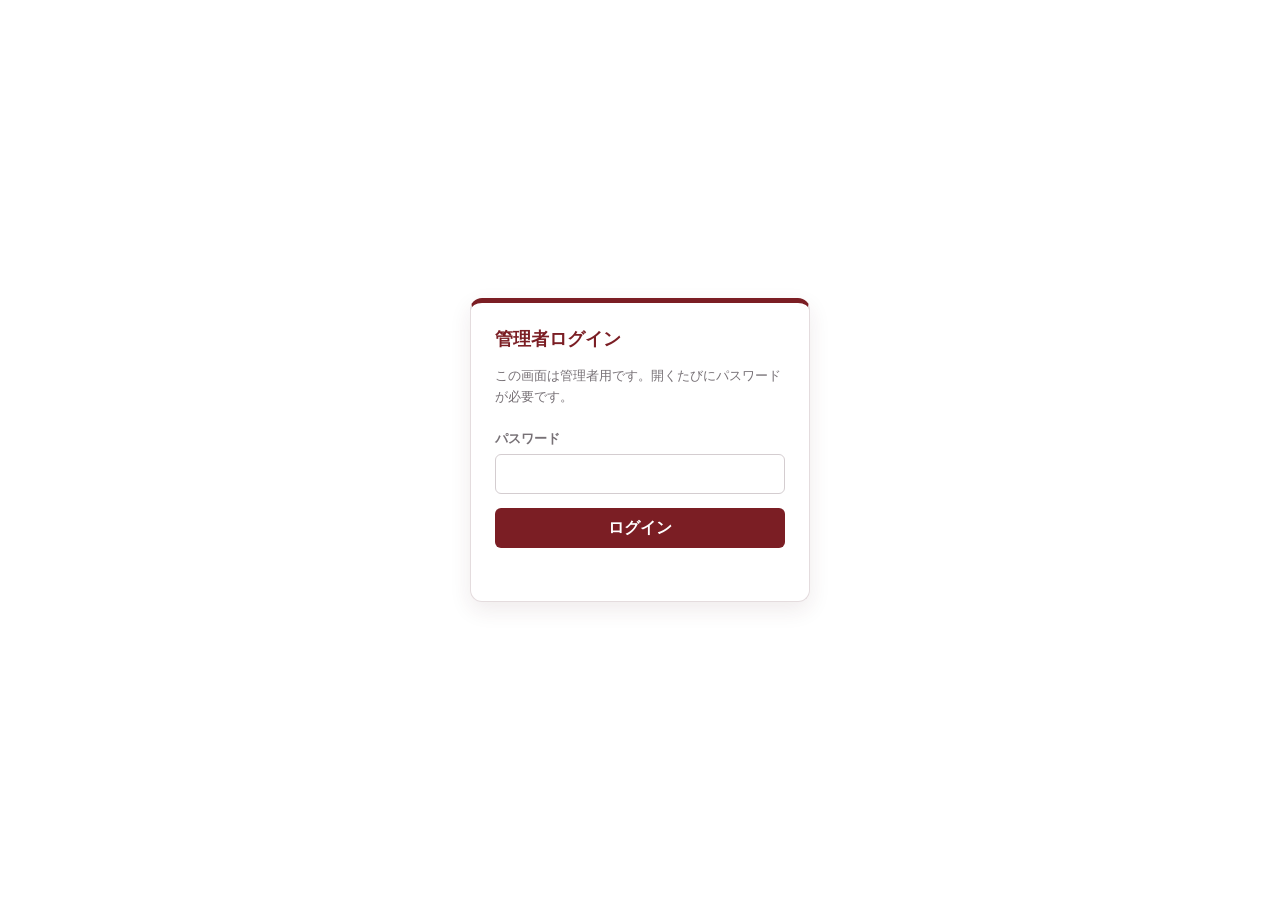
<file: settings.html>
<!DOCTYPE html>
<html lang="ja">
<head>
  <meta charset="UTF-8">
  <meta name="viewport" content="width=device-width, initial-scale=1.0">
  <title>大会設定 - 立命杯2026</title>
  <script src="js/settings.js?v=20261126"></script>
  <link rel="stylesheet" href="admin-pages.css?v=20261124">
</head>
<body>
  <a href="index.html" target="_top" class="back-button">← 戻る</a>
  <script>
    if (window.self !== window.top) {
      document.documentElement.classList.add("is-embedded");
    }
  </script>

  <div id="gate" class="gate">
    <form id="gate-form" class="gate-box">
      <h2>管理者ログイン</h2>
      <p class="note" style="margin:0 0 8px">この画面は管理者用です。開くたびにパスワードが必要です。</p>
      <label id="gate-url-row" hidden>APIのURL(settings.txt に未設定のため入力)
        <input type="text" id="gate-url" class="url-input" placeholder="https://script.google.com/macros/s/…/exec" spellcheck="false">
      </label>
      <label>パスワード
        <input type="password" id="gate-password" autocomplete="off" required>
      </label>
      <button type="submit" id="gate-button">ログイン</button>
      <p id="gate-error" class="bk-warn" role="alert"></p>
    </form>
  </div>

  <main class="page" id="main" hidden>
    <h1>大会設定</h1>
    <p class="lead">
      大会の当日に使う管理画面です。上から、<b>今年度の設定</b>(いまサイトで使われている設定)、<b>公開・表示の管理</b>(ボタンですぐ切り替わります)、<b>対戦の並び</b>(人の入れ替え・シャッフル)です。
      来年度の設定を作るときは、「更新準備」の画面を使います。
    </p>

    <h2>今年度の設定(いま公開されている設定)</h2>
    <div class="card published" id="published">読み込み中…</div>

    <h2>公開・表示の管理</h2>
    <div class="card flags" id="flags">読み込み中…</div>
    <p class="status" id="flags-status" role="status"></p>
    <p class="note" style="margin-top:0">
      ここはサーバー(API)に保存されるので、サイトを公開したあとでも、ボタンを押すだけですぐ切り替わります(settings.txt の書き換えは要りません)。
    </p>

    <h2>結果発表の内容(1〜3位・企業賞)</h2>
    <div class="card">
      <p class="note" style="margin-top:0">
        index.html の「結果発表」に出す内容です。<b>1〜3位</b>は「1〜3位を入れる」で、最終決戦の結果から自動で入ります(トーナメント上位なので、リーグの有無に関係なく使えます)。<b>企業賞</b>は、機体番号を入れて「名前を呼び出す」を押すと、機体一覧から名前が入ります。どちらも押したときだけAPIを使い、名前は<b>あとから直してもOK</b>です(手で直した名前は、呼び出しても上書きされません)。
        <b>「保存」を押しただけでは公開されません。</b>上の「公開・表示の管理」の<b>結果発表</b>で公開してください。
      </p>
      <h3>1〜3位</h3>
      <div id="res-podium"></div>
      <div class="buttons"><button type="button" class="secondary" id="res-podium-load">1〜3位を入れる</button></div>
      <h3>企業賞</h3>
      <div id="res-awards"></div>
      <div class="buttons">
        <button type="button" class="secondary" id="res-add">賞を追加</button>
        <button type="button" class="secondary" id="res-lookup">名前を呼び出す</button>
        <button type="button" id="res-save">保存</button>
      </div>
      <p class="status" id="res-status" role="status"></p>
    </div>

    <h2>対戦の並び(人の入れ替え)</h2>
    <div class="card">
      <p class="note" style="margin-top:0">
        各コートのリーグ優勝者の並びです。1回戦で当たる2人が1組、そのとなりの組の勝者と2回戦で当たります。
        入れ替えたい2つを<b>順にタップ</b>(またはドラッグ)で交換できます。2回戦シードにしたい人は、「勝者は2回戦シード」の組に入れてください(空き枠と交換して組を空にしても作れます)。
        枠の右上の鍵マークを押すと、その枠を<b>固定(拘束)</b>できます。<b>シャッフル</b>は、鍵をかけていない人だけをランダムに入れ替えます(空き枠の位置は変わりません)。シャッフルしたあとは、気に入るまで何度でも押せます。
        ここだけは設定ファイルではなく<b>APIに保存</b>され、「この並びを保存」でトーナメント表にすぐ反映されます。
      </p>
      <div id="bk-body">読み込み中…</div>
      <p class="bk-warn">※ 試合の点数を入れたあとに並びを入れ替えると、変わった試合の点数は消えて見えなくなります。入れ替えは試合前に行ってください。</p>
    </div>
  </main>

  <script src="js/admin-common.js?v=20261124"></script>
  <script>
    var ROUND_ITEMS = RRST_ROUND_ITEMS;
    var escapeHtml = RRST_escapeHtml;
    var postJson = RRST_adminPost;
    var publishedEl = document.getElementById("published");

    // ブロック数(=枠数)から、その枠で使う回戦の名前を返す(tournament.html と同じ決め方)
    function roundNamesFor(bracketSize) {
      var total = Math.round(Math.log(bracketSize) / Math.log(2));
      var names = [];
      for (var r = 0; r < total; r += 1) {
        var fromEnd = total - 1 - r;
        names.push(fromEnd === 0 ? "準決勝" : fromEnd === 1 ? "準々決勝" : (r + 1) + "回戦");
      }
      return names;
    }

    // その回戦が、有効なコートのどこかにあるか(データ未取得のときは「ある」とみなす)
    function roundExists(key, courts) {
      var known = false, found = false;
      ["A", "B", "C"].slice(0, courts).forEach(function (lg) {
        var d = bracketData[lg];
        if (d && d.bracketSize) {
          known = true;
          if (roundNamesFor(d.bracketSize).indexOf(key) >= 0) found = true;
        }
      });
      return !known || found;
    }

    // 「いまは14人なので」のような、使われていない回戦の理由。人数が取れていなければ空
    function peopleNote(courts) {
      var counts = [];
      ["A", "B", "C"].slice(0, courts).forEach(function (lg) {
        var d = bracketData[lg];
        if (d && d.bracketSize) counts.push({ lg: lg, n: d.blockCount || 0 });
      });
      if (!counts.length) return "";
      var distinct = [];
      counts.forEach(function (c) { if (distinct.indexOf(c.n) < 0) distinct.push(c.n); });
      if (distinct.length === 1) return "いまは" + distinct[0] + "人なので";
      return "いまの人数(" + counts.map(function (c) { return c.lg + c.n; }).join("・") + ")では";
    }

    // 「Aコート14人 / Bコート14人」のような、いまの出場者数の表示。取れていなければ空
    function peopleLine(courts) {
      var parts = [];
      ["A", "B", "C"].slice(0, courts).forEach(function (lg) {
        var d = bracketData[lg];
        if (d && d.bracketSize) parts.push(lg + "コート" + (d.blockCount || 0) + "人");
      });
      return parts.join(" / ");
    }

    var publishedSettings = null;
    function renderPublished() {
      if (!publishedSettings) return;
      publishedEl.innerHTML = (window.RRST_SETTINGS_LOADED ? "" : "<b>settings.txt が見つからない、または読めません。</b>いまは初期値で動いています。<br>") + summary(publishedSettings);
    }

    // 人数のデータを取り直したあとなどに、画面を描き直す
    function refreshRoundAvailability() {
      renderPublished();
    }

    function summary(settings) {
      var note = peopleNote(settings.courts);
      var rounds = ROUND_ITEMS.map(function (item) {
        var wins = settings.wins[item.key];
        var unused = item.key !== "最終戦" && !roundExists(item.key, settings.courts);
        var setting = wins >= 1 ? wins + "本先取" : "なし";
        if (unused) {
          return '<li class="is-none">' + escapeHtml(item.key) + ": <b>" + setting + '</b> <span class="why">(' +
            escapeHtml((note || "いまの人数では") + " なし") + ")</span></li>";
        }
        return "<li>" + escapeHtml(item.key) + ": <b>" + setting + "</b></li>";
      }).join("");
      return "開催日: <b>" + escapeHtml(window.RRST_formatDate(settings.eventDate, "long") || settings.eventDate) + "</b><br>" +
        "第何回: <b>第" + escapeHtml(settings.edition) + "回</b><br>" +
        "コート数: <b>" + settings.courts + "コート</b><br>" +
        "形式: <b>" + (settings.mode === "tournamentOnly" ? "リーグ無し(トーナメントのみ)" : "リーグ戦 → トーナメント") + "</b><br>" +
        (peopleLine(settings.courts) ? "いまの出場者数: <b>" + escapeHtml(peopleLine(settings.courts)) + "</b><br>" : "") +
        "何本先取か(設定):" +
        '<ul class="round-list">' + rounds + "</ul>";
    }

    // ===== 対戦の並び(人の入れ替え) =====
    var bracketData = {};   // リーグ => サーバーのデータ
    var workLayout = {};    // リーグ => 編集中の並び(枠の順にブロック番号 / null)
    var selected = null;    // { league, index }
    var lockedSlots = {};   // リーグ => { 枠の番号: true }。鍵をかけた(拘束した)枠。シャッフルで動かさない。この画面の中だけで持つ
    var bkBody = document.getElementById("bk-body");

    // いま公開されている設定(settings.txt)のコート数だけ表示する
    function activeLeagues() { return ["A", "B", "C"].slice(0, (publishedSettings || window.RRST_SETTINGS).courts); }

    function loadLeague(league) {
      var url = new URL(RRST_ADMIN.apiUrl);
      url.searchParams.set("mode", "tournament");
      url.searchParams.set("league", league);
      url.searchParams.set("t", Date.now());
      return fetch(url).then(function (r) { return r.json(); }).then(function (d) {
        if (d && !d.error) {
          bracketData[league] = d;
          workLayout[league] = (d.layout || []).slice();
          lockedSlots[league] = {};
        }
      }).catch(function () {});
    }

    function loadAll() {
      return Promise.all(["A", "B", "C"].map(loadLeague)).then(function () {
        refreshRoundAvailability();
        renderBracketEditor();
      });
    }

    // 枠の番号 -> 表示用の中身(ブロック番号と名前)
    function slotInfo(league, index) {
      var d = bracketData[league];
      var id = workLayout[league][index];
      if (id === null || id === undefined) return null;
      var name = "";
      var blocks = d.blocks || [];
      for (var i = 0; i < blocks.length; i++) {
        if (blocks[i].id === id) name = blocks[i].representative || "";
      }
      if (!name) name = "(未定)";
      return { id: id, name: name };
    }

    function layoutChanged(league) {
      var a = workLayout[league], b = bracketData[league].layout || [];
      return a.length !== b.length || a.some(function (v, i) { return v !== b[i]; });
    }

    // 鍵のアイコン(線だけの絵)。固定中は閉じた鍵、固定していないときは開いた鍵
    function lockIcon(locked) {
      return '<svg viewBox="0 0 24 24" width="17" height="17" fill="none" stroke="currentColor" stroke-width="1.6" stroke-linecap="round" stroke-linejoin="round" aria-hidden="true">' +
        '<rect x="5" y="11" width="14" height="9" rx="2"/>' +
        (locked ? '<path d="M8 11V8a4 4 0 0 1 8 0v3"/>' : '<path d="M8 11V8a4 4 0 0 1 7.6-1.7"/>') + '</svg>';
    }

    function chipHtml(league, index) {
      var info = slotInfo(league, index);
      var attrs = ' draggable="true" data-league="' + league + '" data-index="' + index + '"';
      var locked = Boolean(lockedSlots[league] && lockedSlots[league][index]);
      var cls = "bk-chip" + (info ? "" : " is-empty") + (locked ? " is-locked" : "") +
        (selected && selected.league === league && selected.index === index ? " is-selected" : "");
      if (!info) return '<div class="bk-slotwrap"><button type="button" class="' + cls + '"' + attrs + '>(空き枠)</button></div>';
      // 鍵: 押すとこの枠を固定(拘束)する。固定した枠は、シャッフルで動かない
      return '<div class="bk-slotwrap"><button type="button" class="' + cls + '"' + attrs + '><small>第' + info.id + 'ブロック</small>' + escapeHtml(info.name) + '</button>' +
        '<button type="button" class="bk-lock' + (locked ? " is-locked" : "") + '" data-act="lock" data-league="' + league + '" data-index="' + index + '"' +
        ' aria-pressed="' + locked + '" title="' + (locked ? "固定中(押すと外す)" : "押すと固定する(シャッフルで動かさない)") + '">' + lockIcon(locked) + '</button></div>';
    }

    function renderBracketEditor() {
      var leagues = activeLeagues();
      var html = "";
      leagues.forEach(function (league) {
        var d = bracketData[league];
        if (!d) {
          html += '<div class="bk-court"><div class="bk-title">' + league + 'コート</div><span class="note">取得できませんでした(通信エラー、またはシートなし)。</span></div>';
          return;
        }
        var size = d.bracketSize;
        var odd = (d.blockCount || 0) % 2 === 1;
        html += '<div class="bk-court" data-court="' + league + '"><div class="bk-title">' + league + 'コート<small>リーグ ' +
          (d.blockCount || 0) + ' / ' + size + '枠' +
          (d.layoutApplied ? ' / 手で入れ替え済み' : '') + (layoutChanged(league) ? ' / <b style="color:#b3261e">未保存の変更あり</b>' : '') +
          '</small></div>';
        if (odd) html += '<div class="bk-warn">リーグの数が奇数です。偶数にそろえるのがおすすめです(奇数だと1人だけ1回戦が不戦になります)。</div>';
        if (d.layoutStale) html += '<div class="bk-warn">保存済みの並びが今のリーグ数と合わないため、標準の並びを使っています。</div>';
        html += '<div class="bk-groups">';
        var groupSize = Math.min(4, size);
        for (var g = 0; g < size; g += groupSize) {
          html += '<div class="bk-group"><div class="bk-group-label">' + (groupSize === 4 ? '2回戦で当たる4人' : '対戦') + '</div>';
          // 各組(1回戦で当たる2人)の状態: 2人 / 1人だけ / 空き
          var kinds = [];
          for (var q = g; q < g + groupSize; q += 2) {
            var cnt = (slotInfo(league, q) ? 1 : 0) + (slotInfo(league, q + 1) ? 1 : 0);
            kinds.push(cnt === 2 ? "full" : cnt === 1 ? "lone" : "empty");
          }
          for (var p = g; p < g + groupSize; p += 2) {
            var k = kinds[(p - g) / 2];
            var other = kinds.length === 2 ? kinds[1 - (p - g) / 2] : null;
            var badge = "";
            if (k === "lone") badge = '<span class="bk-badge">1回戦は不戦(相手なし)</span>';
            else if (k === "empty") badge = '<span class="bk-badge is-gray">空き</span>';
            else if (k === "full" && other === "empty") badge = '<span class="bk-badge">勝者は2回戦シード</span>';
            if (k === "lone" && other === "empty") badge = '<span class="bk-badge">2回戦もシード</span>';
            html += '<div class="bk-pair">' + badge + chipHtml(league, p) + chipHtml(league, p + 1) + '</div>';
          }
          html += '</div>';
        }
        html += '</div><div class="bk-actions">' +
          '<button type="button" data-act="save" data-league="' + league + '"' + (layoutChanged(league) ? '' : ' disabled') + '>この並びを保存</button>' +
          '<button type="button" class="secondary" data-act="shuffle" data-league="' + league + '">シャッフル</button>' +
          '<button type="button" class="secondary" data-act="unlockall" data-league="' + league + '">鍵をすべて外す</button>' +
          '<button type="button" class="secondary" data-act="undo" data-league="' + league + '">編集を取り消す</button>' +
          '<button type="button" class="secondary" data-act="reset" data-league="' + league + '">初期の並びに戻す</button>' +
          '</div><div class="status" data-msg="' + league + '"></div></div>';
      });
      bkBody.innerHTML = html || "コートがありません。";
    }

    function swap(league, i, j) {
      if (i === j) return;
      var l = workLayout[league];
      var t = l[i]; l[i] = l[j]; l[j] = t;
    }

    function setMsg(league, text, kind) {
      var el = bkBody.querySelector('[data-msg="' + league + '"]');
      if (el) { el.textContent = text; el.className = "status" + (kind ? " is-" + kind : ""); }
    }

    function sendLayout(league, layout, okText) {
      if (!RRST_ADMIN.token) { setMsg(league, "先に管理パスワードでログインしてください。", "warn"); return; }
      setMsg(league, "保存中…", "");
      postJson({ action: "setBracketLayout", token: RRST_ADMIN.token, league: league, layout: layout }).then(function (res) {
        if (!res || !res.ok) { setMsg(league, (res && res.error) || "保存できませんでした(パスワード違い、または並びが不正)。", "warn"); return; }
        if (res.data && !res.data.error) {
          bracketData[league] = res.data;
          workLayout[league] = (res.data.layout || []).slice();
        }
        selected = null;
        refreshRoundAvailability();
        renderBracketEditor();
        setMsg(league, okText, "ok");
      }).catch(function () { setMsg(league, "通信に失敗しました。もう一度お試しください。", "warn"); });
    }

    bkBody.addEventListener("click", function (event) {
      var button = event.target.closest("button");
      if (!button) return;
      var league = button.dataset.league;
      if (button.dataset.act === "save") { sendLayout(league, workLayout[league], "保存しました。トーナメント表に反映されます。"); return; }
      if (button.dataset.act === "reset") { if (confirm(league + "コートの並びを初期(標準)に戻しますか?")) sendLayout(league, null, "初期の並びに戻しました。"); return; }
      if (button.dataset.act === "lock") {
        var slot = Number(button.dataset.index);
        lockedSlots[league] = lockedSlots[league] || {};
        if (lockedSlots[league][slot]) delete lockedSlots[league][slot]; else lockedSlots[league][slot] = true;
        renderBracketEditor();
        return;
      }
      if (button.dataset.act === "unlockall") { lockedSlots[league] = {}; renderBracketEditor(); return; }
      if (button.dataset.act === "shuffle") { shuffleLeague(league); return; }
      if (button.dataset.act === "undo") { workLayout[league] = (bracketData[league].layout || []).slice(); selected = null; renderBracketEditor(); return; }
      if (button.classList.contains("bk-chip")) {
        var index = Number(button.dataset.index);
        if (selected && selected.league === league && selected.index !== index) {
          swap(league, selected.index, index);
          selected = null;
        } else if (selected && selected.league === league && selected.index === index) {
          selected = null;
        } else {
          selected = { league: league, index: index };
        }
        renderBracketEditor();
      }
    });

    // 鍵をかけていない(非拘束の)人だけを、ランダムに入れ替える。鍵をかけた枠と、空き枠の位置は動かさない
    // (空き枠が動くと、2回戦シードの組み方が変わってしまうため)。結果は「未保存の変更」になるので、気に入ったら保存する
    function shuffleLeague(league) {
      var layout = workLayout[league];
      var locks = lockedSlots[league] || {};
      var free = [];
      layout.forEach(function (id, index) {
        if (id !== null && id !== undefined && !locks[index]) free.push(index);
      });
      if (free.length < 2) {
        setMsg(league, "シャッフルできる人が2人未満です(鍵をかけていない人が2人以上必要です)。", "warn");
        return;
      }
      var before = free.map(function (index) { return layout[index]; });
      var after = before.slice();
      for (var attempt = 0; attempt < 20; attempt++) {
        for (var i = after.length - 1; i > 0; i--) {
          var j = Math.floor(Math.random() * (i + 1));
          var t = after[i]; after[i] = after[j]; after[j] = t;
        }
        if (after.some(function (v, k) { return v !== before[k]; })) break; // 元と同じ並びになったらやり直す
      }
      free.forEach(function (index, k) { layout[index] = after[k]; });
      selected = null;
      renderBracketEditor();
      setMsg(league, free.length + "人をシャッフルしました(まだ保存していません)。気に入ったら「この並びを保存」を押してください。", "ok");
    }

    var dragFrom = null;
    bkBody.addEventListener("dragstart", function (event) {
      var chip = event.target.closest(".bk-chip");
      if (!chip) return;
      dragFrom = { league: chip.dataset.league, index: Number(chip.dataset.index) };
      event.dataTransfer.effectAllowed = "move";
      try { event.dataTransfer.setData("text/plain", "x"); } catch (e) {}
    });
    bkBody.addEventListener("dragover", function (event) {
      var chip = event.target.closest(".bk-chip");
      if (chip && dragFrom && chip.dataset.league === dragFrom.league) {
        event.preventDefault();
        chip.classList.add("is-over");
      }
    });
    bkBody.addEventListener("dragleave", function (event) {
      var chip = event.target.closest(".bk-chip");
      if (chip) chip.classList.remove("is-over");
    });
    bkBody.addEventListener("drop", function (event) {
      var chip = event.target.closest(".bk-chip");
      if (!chip || !dragFrom || chip.dataset.league !== dragFrom.league) return;
      event.preventDefault();
      swap(dragFrom.league, dragFrom.index, Number(chip.dataset.index));
      dragFrom = null; selected = null;
      renderBracketEditor();
    });
    bkBody.addEventListener("dragend", function () { dragFrom = null; });

    // ===== 公開・表示の管理(APIに保存。サイト公開後でも切り替えられる) =====
    var FLAGS = [
      { key: "tournamentPublished", title: "トーナメント表", on: "公開中", off: "非公開",
        onBtn: "非公開にする", offBtn: "公開する", action: "setTournamentPublished", param: "published",
        hint: "非公開のあいだ、観客のトーナメント表には「公開までしばらくお待ちください」と出ます(管理者は見られます)。",
        confirmOn: "トーナメント表を公開しますか?\n公開すると、誰でも見られるようになります。",
        confirmOff: "トーナメント表を非公開にしますか?\n非公開にすると、管理者以外には「公開までお待ちください」と表示されます。" },
      { key: "entryOpen", title: "応募", on: "表示中", off: "非表示",
        onBtn: "非表示にする", offBtn: "表示する", action: "setEntryOpen", param: "open",
        hint: "表示中は、index.html に応募のセクションと、メニューの「応募」が出ます(応募フォームのURLは来年度の設定で決めます)。",
        confirmOn: "応募を表示しますか?\nindex.html に応募のセクションが出ます。",
        confirmOff: "応募を非表示にしますか?\nindex.html から応募のセクションが消えます。" },
      { key: "resultsPublished", title: "結果発表", on: "公開中", off: "非公開",
        onBtn: "非公開にする", offBtn: "公開する", action: "setResultsPublished", param: "published",
        hint: "公開中は、index.html の一番上に「結果発表」(1〜3位と企業賞)が出ます。中身は下の「結果発表の内容」で入力します。",
        confirmOn: "結果発表を公開しますか?\nindex.html の一番上に、1〜3位と企業賞が出ます。",
        confirmOff: "結果発表を非公開にしますか?\nindex.html から結果発表が消えます。" },
      { key: "namesVisible", title: "次の試合の対戦カード", on: "名前を表示", off: "伏せ字",
        onBtn: "伏せ字にする", offBtn: "名前を表示する", action: "setNextMatchVisible", param: "visible",
        hint: "試合の前・後に名前を隠したいときは「伏せ字」にします(名前と番号が「?」「ー」になります)。呼び出し画面でも切り替えられます。" }
    ];
    var flagState = null; // { tournamentPublished, entryOpen, namesVisible }。読めていないときは null
    var flagsEl = document.getElementById("flags");
    var flagsStatusEl = document.getElementById("flags-status");

    function renderFlags() {
      flagsEl.innerHTML = FLAGS.map(function (f) {
        var known = flagState && typeof flagState[f.key] === "boolean";
        var on = known && flagState[f.key];
        return '<div class="flag-row"><div class="flag-main"><span><span class="flag-title">' + escapeHtml(f.title) + '</span>' +
          '<span class="flag-state' + (on ? " is-on" : "") + '">' + (known ? escapeHtml(on ? f.on : f.off) : "読み込めません") + '</span></span>' +
          '<span class="hint">' + escapeHtml(f.hint) + '</span></div>' +
          '<button type="button" data-flag="' + f.key + '"' + (known ? "" : " disabled") + '>' + escapeHtml(on ? f.onBtn : f.offBtn) + '</button></div>';
      }).join("");
    }

    function loadFlags() {
      renderFlags();
      var url = new URL(RRST_ADMIN.apiUrl);
      url.searchParams.set("mode", "flags");
      url.searchParams.set("t", Date.now());
      fetch(url).then(function (r) { return r.json(); }).then(function (d) {
        flagState = d && typeof d === "object" && !d.error ? d : null;
        renderFlags();
      }).catch(function () { flagState = null; renderFlags(); });
    }

    flagsEl.addEventListener("click", function (event) {
      var button = event.target.closest("button[data-flag]");
      if (!button || !flagState) return;
      var f = FLAGS.filter(function (item) { return item.key === button.dataset.flag; })[0];
      var next = !flagState[f.key];
      var question = next ? f.confirmOn : f.confirmOff;
      if (question && !window.confirm(question)) return;
      var body = { action: f.action, token: RRST_ADMIN.token };
      body[f.param] = next;
      button.disabled = true;
      flagsStatusEl.textContent = "保存中…"; flagsStatusEl.className = "status";
      postJson(body).then(function (res) {
        if (!res || !res.ok) throw new Error((res && res.error) || "保存できませんでした");
        flagState[f.key] = next;
        renderFlags();
        flagsStatusEl.textContent = "「" + f.title + "」を「" + (next ? f.on : f.off) + "」にしました。";
        flagsStatusEl.className = "status is-ok";
      }).catch(function (err) {
        renderFlags();
        flagsStatusEl.textContent = (err && err.message) || "通信に失敗しました。もう一度お試しください。";
        flagsStatusEl.className = "status is-warn";
      });
    });

    // ===== 結果発表の内容(1〜3位・企業賞)の入力 =====
    var MAX_AWARDS = 30;
    var resPodiumEl = document.getElementById("res-podium");
    var resAwardsEl = document.getElementById("res-awards");
    var resStatusEl = document.getElementById("res-status");

    function resStatus(text, kind) { resStatusEl.textContent = text; resStatusEl.className = "status" + (kind ? " is-" + kind : ""); }

    function podiumRowHtml(rank, item) {
      return '<div class="res-row" data-podium="' + rank + '"><span class="res-label">' + rank + '位</span>' +
        '<input class="res-num" type="text" inputmode="numeric" placeholder="機体番号" value="' + escapeHtml(item.number) + '" aria-label="' + rank + '位の機体番号">' +
        '<input class="res-name" type="text" placeholder="機体名" value="' + escapeHtml(item.name) + '" aria-label="' + rank + '位の機体名"></div>';
    }

    function awardRowHtml(item) {
      return '<div class="res-row" data-award>' +
        '<input class="res-title" type="text" placeholder="賞の名前(例: ○○株式会社賞)" value="' + escapeHtml(item.title) + '" aria-label="賞の名前">' +
        '<input class="res-num" type="text" inputmode="numeric" placeholder="機体番号" value="' + escapeHtml(item.number) + '" aria-label="機体番号">' +
        '<input class="res-name" type="text" placeholder="機体名" value="' + escapeHtml(item.name) + '" aria-label="機体名">' +
        '<button type="button" class="secondary res-del" aria-label="この賞を削除">削除</button></div>';
    }

    function renderResults(results) {
      resPodiumEl.innerHTML = [1, 2, 3].map(function (rank) { return podiumRowHtml(rank, results.podium[rank - 1] || { number: "", name: "" }); }).join("");
      resAwardsEl.innerHTML = results.awards.map(awardRowHtml).join("");
      // 保存済みの名前は「手で決めた名前」として扱い、呼び出しで上書きしない
      resultRows().forEach(function (row) { if (nameInput(row).value) nameInput(row).dataset.manual = "1"; });
    }

    function resultRows() { return Array.prototype.slice.call(document.querySelectorAll("#res-podium .res-row, #res-awards .res-row")); }
    function numInput(row) { return row.querySelector(".res-num"); }
    function nameInput(row) { return row.querySelector(".res-name"); }

    function readResultsForm() {
      return {
        podium: [1, 2, 3].map(function (rank) {
          var row = resPodiumEl.querySelector('[data-podium="' + rank + '"]');
          return { number: numInput(row).value.trim(), name: nameInput(row).value.trim() };
        }),
        awards: Array.prototype.slice.call(resAwardsEl.querySelectorAll("[data-award]")).map(function (row) {
          return { title: row.querySelector(".res-title").value.trim(), number: numInput(row).value.trim(), name: nameInput(row).value.trim() };
        })
      };
    }

    function loadResults() {
      renderResults({ podium: [], awards: [] });
      postJson({ action: "getResults", token: RRST_ADMIN.token }).then(function (res) {
        if (!res || !res.ok) throw new Error((res && res.error) || "読み込めませんでした");
        renderResults(res.results);
      }).catch(function (err) { resStatus((err && err.message) || "結果発表の内容を読み込めませんでした。", "warn"); });
    }

    // 最終決戦の結果から1〜3位を入れる(ボタンを押したときだけAPIを使う)
    document.getElementById("res-podium-load").addEventListener("click", function (event) {
      var button = event.currentTarget;
      button.disabled = true; resStatus("最終決戦の結果を確認中…", "");
      postJson({ action: "loadPodium", token: RRST_ADMIN.token }).then(function (res) {
        if (!res || !res.ok) throw new Error((res && res.error) || "確認できませんでした");
        if (res.status === "waiting") { resStatus("最終決戦の結果が、まだそろっていません(代表が決まり、最終決戦の点数が入ると使えます)。", "warn"); return; }
        if (res.status === "tie") { resStatus("三すくみで、順位がまだ決まっていません。トーナメント表の画面で運営が順位を決めてください。", "warn"); return; }
        res.order.forEach(function (team, index) {
          var row = resPodiumEl.querySelector('[data-podium="' + (index + 1) + '"]');
          numInput(row).value = team.number;
          nameInput(row).value = team.name;
          nameInput(row).dataset.manual = "";
        });
        resStatus("1〜3位を入れました。内容を確かめて「保存」を押してください。", "ok");
      }).catch(function (err) {
        resStatus((err && err.message) || "通信に失敗しました。", "warn");
      }).then(function () { button.disabled = false; });
    });

    document.getElementById("res-add").addEventListener("click", function () {
      if (resAwardsEl.querySelectorAll("[data-award]").length >= MAX_AWARDS) { resStatus("賞は " + MAX_AWARDS + " 件までです。", "warn"); return; }
      resAwardsEl.insertAdjacentHTML("beforeend", awardRowHtml({ title: "", number: "", name: "" }));
    });

    document.querySelector("#res-podium").addEventListener("input", markManual);
    document.querySelector("#res-awards").addEventListener("input", markManual);
    function markManual(event) {
      if (event.target.classList.contains("res-name")) event.target.dataset.manual = event.target.value ? "1" : "";
    }

    resAwardsEl.addEventListener("click", function (event) {
      var del = event.target.closest(".res-del");
      if (del) del.closest(".res-row").remove();
    });

    // 機体番号から名前を呼び出す(ボタンを押したときだけAPIを使う)
    document.getElementById("res-lookup").addEventListener("click", function (event) {
      var rows = resultRows().filter(function (row) { return numInput(row).value.trim(); });
      if (!rows.length) { resStatus("機体番号が入っていません。", "warn"); return; }
      var button = event.currentTarget;
      button.disabled = true; resStatus("呼び出し中…", "");
      postJson({ action: "lookupRobots", token: RRST_ADMIN.token, numbers: rows.map(function (row) { return numInput(row).value.trim(); }) }).then(function (res) {
        if (!res || !res.ok) throw new Error((res && res.error) || "呼び出せませんでした");
        var filled = 0, kept = 0, missing = 0;
        rows.forEach(function (row) {
          var name = res.names[numInput(row).value.trim()];
          if (!name) { missing += 1; return; }
          if (nameInput(row).dataset.manual === "1") { kept += 1; return; } // 手で直した名前は残す
          nameInput(row).value = name;
          nameInput(row).dataset.manual = "";
          filled += 1;
        });
        resStatus(filled + "件の名前を入れました" + (kept ? "(手で入れた名前" + kept + "件はそのまま)" : "") + (missing ? "。見つからない番号が" + missing + "件あります" : "") + "。内容を確かめて「保存」を押してください。", missing ? "warn" : "ok");
      }).catch(function (err) {
        resStatus((err && err.message) || "通信に失敗しました。", "warn");
      }).then(function () { button.disabled = false; });
    });

    document.getElementById("res-save").addEventListener("click", function (event) {
      var button = event.currentTarget;
      button.disabled = true; resStatus("保存中…", "");
      postJson({ action: "setResults", token: RRST_ADMIN.token, results: readResultsForm() }).then(function (res) {
        if (!res || !res.ok) throw new Error((res && res.error) || "保存できませんでした");
        renderResults(res.results);
        resStatus("保存しました。サイトに出すには、上の「結果発表」を「公開中」にしてください。", "ok");
      }).catch(function (err) {
        resStatus((err && err.message) || "通信に失敗しました。もう一度お試しください。", "warn");
      }).then(function () { button.disabled = false; });
    });

    // ログインできたら、コートごとの並びと、公開・表示の状態を読む
    function startEditor() {
      loadAll();
      loadFlags();
      loadResults();
    }

    renderFlags();

    // いま公開されている設定(settings.txt)を表示する
    window.RRST_SETTINGS_READY.then(function (settings) {
      publishedSettings = settings;
      renderPublished();
    });

    RRST_adminGate(startEditor);
  </script>
</body>
</html>
</file>
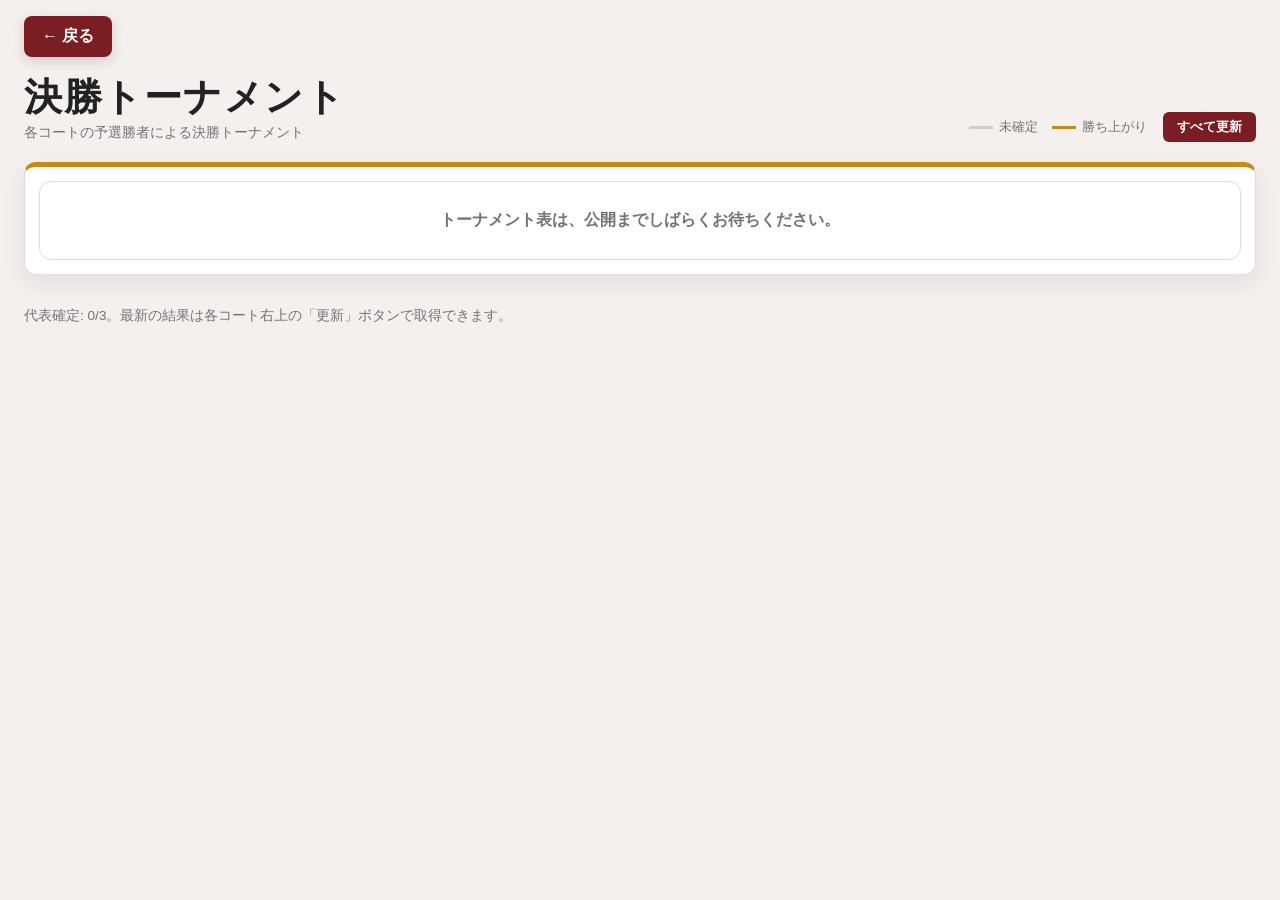
<file: tournament.html>
<!DOCTYPE html>
<html lang="ja">
<head>
  <meta charset="UTF-8">
  <meta name="viewport" content="width=device-width, initial-scale=1.0">
  <title>トーナメント表 - 立命杯2026</title>

  <style>
    * {
      margin: 0;
      padding: 0;
      box-sizing: border-box;
    }

    :root {
      --primary: #7b1e24;
      --primary-light: #a54c52;
      --ink: #242124;
      --muted: #777176;
      --line: #d4cdd0;
      --winner: #c58a18;
      --surface: #fff;
    }

    html, body {
      min-height: 100%;
      background: #f4f0ee;
      color: var(--ink);
      font-family: "Yu Gothic", "Hiragino Kaku Gothic ProN", sans-serif;
    }

    body {
      padding: 72px 24px 32px;
    }

    .page {
      width: min(1480px, 100%);
      margin: 0 auto;
    }

    .back-button {
      position: fixed;
      top: 16px;
      left: 24px;
      z-index: 10;
      background-color: var(--primary);
      color: white;
      padding: 10px 18px;
      border-radius: 8px;
      text-decoration: none;
      font-weight: bold;
      box-shadow: 0 4px 12px rgb(65 25 28 / 18%);
      transition: background-color 0.2s, transform 0.2s;
    }

    .back-button:hover {
      background-color: var(--primary-light);
      transform: translateY(-1px);
    }

    /* 管理者ページのタブ内(iframe)で開いているときは、タブ列側に戻るボタンがあるので重複表示しない */
    html.is-embedded .back-button {
      display: none;
    }

    .page-header {
      display: flex;
      align-items: end;
      justify-content: space-between;
      gap: 20px;
      margin-bottom: 20px;
    }

    h1 {
      font-size: clamp(1.6rem, 3vw, 2.5rem);
      letter-spacing: 0.04em;
    }

    .page-header p {
      color: var(--muted);
      font-size: 0.9rem;
    }

    /* 凡例と「すべて更新」をひとまとまりにして、右端に寄せる */
    .header-right {
      display: flex;
      align-items: center;
      gap: 16px;
      margin-left: auto;
    }

    .legend {
      display: flex;
      align-items: center;
      gap: 14px;
      color: var(--muted);
      font-size: 0.82rem;
      white-space: nowrap;
    }

    .legend span {
      display: inline-flex;
      align-items: center;
      gap: 6px;
    }

    .legend i {
      display: inline-block;
      width: 24px;
      height: 3px;
      background: var(--line);
    }

    .legend .is-winner i {
      background: var(--winner);
    }

    /* 管理者の注意書きは、ヘッダーの下の段に横いっぱいで出す */
    .page-header {
      flex-wrap: wrap;
    }

    .page-header > .refresh-button {
      white-space: nowrap;
    }

    .publish-state { font-weight: bold; }
    .publish-state.is-off { color: #b3261e; }
    .private-notice {
      padding: 28px 16px; text-align: center; color: var(--muted, #777);
      background: #fff; border: 1px solid #e3dcde; border-radius: 12px; font-weight: bold;
    }
    .admin-controls {
      flex: 1 1 100%;
      order: 10;
      display: flex;
      flex-wrap: wrap;
      align-items: center;
      gap: 8px;
      padding: 8px;
      background: #fff;
      border: 1px solid var(--line);
      border-radius: 6px;
    }

    .admin-controls[hidden] {
      display: none !important;
    }

    .admin-controls label {
      display: grid;
      gap: 3px;
      color: var(--muted);
      font-size: 0.7rem;
    }

    .admin-controls input {
      width: 150px;
      min-height: 30px;
      padding: 4px 6px;
      border: 1px solid var(--line);
      border-radius: 4px;
    }

    .admin-controls button {
      min-height: 30px;
      padding: 4px 10px;
      color: #fff;
      background: var(--primary);
      border: 0;
      border-radius: 4px;
      cursor: pointer;
    }

    .status {
      margin-top: 12px;
      color: var(--muted);
      font-size: 0.85rem;
    }

    .status.is-error {
      color: #b3261e;
    }

    .final-pending {
      color: var(--muted);
      font-size: 0.85rem;
    }

    .bracket-board {
      display: grid;
      grid-template-columns: 1fr;
      gap: 16px;
      overflow-x: visible;
    }

    .final-section {
      margin-bottom: 16px;
      padding: 14px;
      background: var(--surface);
      border: 1px solid #e4dcde;
      border-top: 5px solid var(--winner);
      border-radius: 12px;
      box-shadow: 0 8px 22px rgb(75 36 40 / 9%);
    }

    .final-heading {
      display: flex;
      align-items: baseline;
      justify-content: space-between;
      gap: 12px;
      margin-bottom: 14px;
    }

    .final-heading h2 {
      font-size: 1.3rem;
    }

    .final-heading span {
      color: var(--muted);
      font-size: 0.78rem;
    }

    .final-matches {
      display: grid;
      grid-template-columns: repeat(auto-fit, minmax(180px, 1fr));
      gap: 8px;
    }

    .final-matches .match {
      width: 100%;
    }

    .final-matches .match::before,
    .final-matches .match::after {
      display: none;
    }

    .block {
      min-width: 0;
      padding: 10px;
      background: var(--surface);
      border: 1px solid #e4dcde;
      border-top: 5px solid var(--primary);
      border-radius: 12px;
      box-shadow: 0 8px 22px rgb(75 36 40 / 9%);
    }

    .block-heading {
      display: flex;
      align-items: baseline;
      justify-content: space-between;
      margin-bottom: 10px;
    }

    .block-heading h2 {
      font-size: 1.1rem;
    }

    .block-heading {
      align-items: center;
      gap: 8px;
    }

    .block-tools {
      display: flex;
      align-items: center;
      gap: 8px;
    }

    .updated {
      color: var(--muted);
      font-size: 0.75rem;
      white-space: nowrap;
    }

    .refresh-button {
      min-height: 30px;
      white-space: nowrap;
      padding: 4px 14px;
      color: #fff;
      background: var(--primary);
      border: 0;
      border-radius: 6px;
      font-size: 0.8rem;
      font-weight: bold;
      cursor: pointer;
      transition: background-color 0.2s;
    }

    .refresh-button:hover:not(:disabled) {
      background: var(--primary-light);
    }

    .refresh-button:disabled {
      opacity: 0.6;
      cursor: progress;
    }

    .save-button {
      min-height: 30px;
      padding: 4px 14px;
      color: var(--primary);
      background: #fff;
      border: 2px solid var(--primary);
      border-radius: 6px;
      font-size: 0.8rem;
      font-weight: bold;
      cursor: pointer;
    }

    /* 未保存の変更があるとき */
    .save-button.is-dirty {
      color: #fff;
      background: var(--winner);
      border-color: var(--winner);
    }

    .save-button:disabled {
      opacity: 0.6;
      cursor: progress;
    }

    /* 見出しの下に、薄い灰色の小さな文字で出す */
    .dirty-note {
      margin: -4px 0 8px;
      color: #a8a2a6;
      font-size: 0.72rem;
      text-align: right;
    }

    .dirty-note:empty {
      display: none;
    }

    .dirty-note.is-error {
      color: #b3261e;
    }

    .score-input:disabled {
      background: #f3f0f1;
    }

    .block-note {
      margin: -4px 0 8px;
      color: var(--muted);
      font-size: 0.75rem;
    }

    .block-note.is-error,
    .status.is-error {
      color: #b3261e;
    }

    .status {
      margin-top: 16px;
      color: var(--muted);
      font-size: 0.85rem;
    }

    .admin-controls > span {
      flex: 1 1 220px;
      color: var(--muted);
      font-size: 0.75rem;
      line-height: 1.5;
    }

    .admin-controls button {
      flex: 0 0 auto;
      white-space: nowrap;
    }

    /* ログアウトは常に右端(スマホで折り返して左に寄らないように) */
    .admin-controls #logout {
      margin-left: auto;
    }

    /* 管理者ログイン: 入力するまで画面全体を隠す */
    .login {
      position: fixed;
      inset: 0;
      z-index: 100;
      display: grid;
      place-items: center;
      padding: 24px;
      background: #f4f0ee;
    }

    .login[hidden] {
      display: none;
    }

    .login-box {
      display: grid;
      gap: 14px;
      width: min(340px, 100%);
      padding: 24px;
      background: #fff;
      border: 1px solid #e4dcde;
      border-top: 5px solid var(--primary);
      border-radius: 12px;
      box-shadow: 0 8px 22px rgb(75 36 40 / 9%);
    }

    .login-box h2 {
      margin: 0;
      color: var(--primary);
      font-size: 1.1rem;
    }

    .login-box label {
      display: grid;
      gap: 6px;
      color: var(--muted);
      font-size: 0.82rem;
      font-weight: bold;
    }

    .login-box input {
      min-height: 40px;
      padding: 6px 10px;
      color: var(--ink);
      border: 1px solid var(--line);
      border-radius: 6px;
      font: inherit;
      font-size: 1rem;
    }

    .login-box button {
      min-height: 40px;
      color: #fff;
      background: var(--primary);
      border: 0;
      border-radius: 6px;
      font: inherit;
      font-weight: bold;
      cursor: pointer;
    }

    .login-error {
      min-height: 1.2em;
      color: #b3261e;
      font-size: 0.8rem;
    }

    /* ---- トーナメント本体 ---- */

    .rounds {
      --link: 28px;   /* 回戦と回戦の間(線を引く幅) */
      --row-h: 44px;  /* 1枠あたりの高さ */
      display: grid;
      grid-template-columns: repeat(var(--round-count), minmax(0, 1fr));
      column-gap: var(--link);
    }

    .round {
      min-width: 0;
    }

    .round-label {
      display: flex;
      align-items: center;
      justify-content: center;
      gap: 6px;
      height: 26px;
      color: var(--ink);
      font-size: 0.9rem;
      font-weight: bold;
      white-space: nowrap;
    }

    /* 何本先取か。ルールなので小さくても目に入るよう、色つきの丸いラベルにする */
    .wins-badge {
      display: inline-block;
      padding: 1px 7px;
      color: var(--primary);
      background: #fbeff0;
      border: 1px solid var(--primary-light);
      border-radius: 999px;
      font-size: 0.6rem;
      font-weight: bold;
      line-height: 1.4;
      white-space: nowrap;
    }

    /* いつもと違う本数(通常は2本先取)のときは、塗りつぶして目立たせる */
    .wins-badge.is-special {
      color: #fff;
      background: var(--primary);
      border-color: var(--primary);
    }

    .final-title {
      display: flex;
      flex-wrap: wrap;
      align-items: center;
      gap: 4px 10px;
    }

    .final-title .wins-badge {
      font-size: 0.66rem;
    }

    .round-grid {
      display: grid;
      grid-template-rows: repeat(var(--slot-count), var(--row-h));
      margin-top: 8px;
    }

    /* 1試合ぶんの場所。線はここに描く */
    .slot {
      position: relative;
      display: flex;
      align-items: center;
      min-width: 0;
    }

    .match {
      --head-h: 0px; /* 「第N試合」の見出しの高さぶん(線の位置合わせ用) */
      position: relative;
      width: 100%;
      border: 2px solid #222;
      background: #fff;
    }

    .match.has-number {
      --head-h: 18px;
    }

    /* 見出しぶん上にずらして、線が2選手の境目から出るようにする */
    .rounds .match {
      margin-top: calc(var(--head-h) * -1);
    }

    /* 右へ伸びる横線(勝ち上がり) */
    .round:not(:last-child) .slot::after {
      content: "";
      position: absolute;
      top: 50%;
      left: 100%;
      width: calc(var(--link) / 2);
      height: 3px;
      margin-top: -1.5px;
      background: var(--line);
    }

    /* 2試合をつなぐ縦線。上の試合は下へ、下の試合は上へ */
    .round:not(:last-child) .slot::before {
      content: "";
      position: absolute;
      left: calc(100% + var(--link) / 2 - 1.5px);
      width: 3px;
      background: var(--line);
    }

    .slot.is-upper::before {
      top: 50%;
      height: 50%;
    }

    .slot.is-lower::before {
      top: 0;
      height: 50%;
    }

    /* 隣が空き枠の試合は、次の回戦と同じ高さに置くので、2試合をつなぐ縦線は要らない */
    .slot.is-lone::before {
      display: none;
    }

    /* 次の試合の左側に入る横線 */
    .round:not(:first-child) .match::before {
      content: "";
      position: absolute;
      top: calc(50% + var(--head-h) / 2);
      left: calc(var(--link) / -2 - 2px);
      width: calc(var(--link) / 2);
      height: 3px;
      margin-top: -1.5px;
      background: var(--line);
    }

    /* 勝ち上がった線は金色 */
    /* 上の通常ルールより詳しく書かないと色が負けてしまう */
    .round:not(:last-child) .slot.is-advanced::before,
    .round:not(:last-child) .slot.is-advanced::after,
    .round:not(:first-child) .match.is-fed::before {
      background: var(--winner);
    }

    /* 前の回戦から線が来ない試合(両方シード)は、左の線を出さない */
    .round:not(:first-child) .match.no-feeder-line::before {
      display: none;
    }

    .match.is-bye {
      border: 0;
      background: transparent;
    }

    .match.is-bye .team {
      border: 2px solid #222;
      border-radius: 12px;
      background: #fff;
    }

    /* シード(不戦勝)の選手も黄色で囲む */
    .match.is-bye .team.is-winner {
      border-color: var(--winner);
      background: #fff8e6;
      outline: none;
    }

    .match-number {
      display: flex;
      align-items: center;
      justify-content: space-between;
      box-sizing: border-box;
      height: 18px;
      padding: 0 4px;
      color: var(--muted);
      background: #fff;
      border-bottom: 1px solid var(--line);
      font-size: 0.6rem;
    }

    .match-number span {
      color: var(--muted);
      font-weight: normal;
    }

    .team {
      position: relative;
      display: flex;
      align-items: center;
      justify-content: space-between;
      min-height: 30px;
      gap: 4px;
      padding: 3px 4px;
      font-size: 0.64rem;
    }

    .team + .team {
      border-top: 1px solid #eee9e9;
    }

    .team-name {
      min-width: 0;
      overflow: hidden;
      text-overflow: ellipsis;
      white-space: nowrap;
    }

    .team-score {
      flex: 0 0 auto;
      min-width: 22px;
      color: var(--muted);
      text-align: right;
      font-weight: bold;
    }

    .score-input {
      width: 30px;
      min-height: 22px;
      padding: 1px 2px;
      color: var(--ink);
      border: 1px solid var(--line);
      border-radius: 3px;
      text-align: center;
    }

    /* 勝った側の選手だけを黄色で囲む */
    .team.is-winner {
      color: #875d06;
      font-weight: bold;
      background: #fff8e6;
      outline: 3px solid var(--winner);
      outline-offset: -3px;
    }

    /* まだ相手が決まっていない枠 */
    .team.is-empty {
      color: #b5aeb2;
    }

    /* 長い名前をタップ(PCはカーソルを載せる)したときに全文を出す */
    .name-tip {
      position: fixed;
      z-index: 200;
      max-width: min(320px, 90vw);
      padding: 6px 10px;
      color: #fff;
      background: #242124;
      border-radius: 6px;
      box-shadow: 0 4px 12px rgb(0 0 0 / 25%);
      font-size: 0.8rem;
      line-height: 1.4;
      word-break: break-all;
      pointer-events: none;
    }

    .name-tip[hidden] {
      display: none;
    }

    /* 表彰 */
    .podium-section {
      margin-bottom: 16px;
      padding: 14px;
      background: var(--surface);
      border: 1px solid #e4dcde;
      border-top: 5px solid var(--winner);
      border-radius: 12px;
      box-shadow: 0 8px 22px rgb(75 36 40 / 9%);
    }

    .podium-section[hidden] {
      display: none;
    }

    .podium-heading {
      display: flex;
      align-items: baseline;
      justify-content: space-between;
      gap: 12px;
      margin-bottom: 12px;
    }

    .podium-heading h2 {
      font-size: 1.3rem;
    }

    .podium-heading span {
      color: var(--muted);
      font-size: 0.78rem;
    }

    .podium {
      display: grid;
      grid-template-columns: repeat(3, minmax(0, 1fr));
      gap: 10px;
      list-style: none;
    }

    .podium-item {
      position: relative;
      display: grid;
      gap: 6px;
      overflow: hidden;
      padding: 12px;
      border: 2px solid var(--medal-edge);
      border-radius: 10px;
      background: var(--medal-face);
      color: var(--medal-ink);
    }

    .podium-item.rank-1 {
      --medal-face: linear-gradient(145deg, #fff6c2 0%, #f8d64e 28%, #e0a814 55%, #fbe27a 78%, #d99a0b 100%);
      --medal-edge: #b07d00;
      --medal-ink: #4a3000;
    }

    .podium-item.rank-2 {
      --medal-face: linear-gradient(145deg, #ffffff 0%, #dfe4ea 30%, #b4bcc6 58%, #eef1f4 80%, #a3acb7 100%);
      --medal-edge: #8b95a1;
      --medal-ink: #2b3138;
    }

    .podium-item.rank-3 {
      --medal-face: linear-gradient(145deg, #fbdcbc 0%, #e0a672 30%, #c47a3a 58%, #eab98a 80%, #a9642a 100%);
      --medal-edge: #8f5320;
      --medal-ink: #3b1f0a;
    }

    .podium-rank {
      font-size: 0.8rem;
      font-weight: bold;
    }

    .podium-name {
      font-size: 1.05rem;
      font-weight: bold;
      overflow-wrap: anywhere;
    }

    .podium-item.rank-1 .podium-name {
      font-size: 1.25rem;
    }

    /* 1位だけ、表示されたときに一度だけ光が横切る */
    @media (prefers-reduced-motion: no-preference) {
      .podium-item.rank-1::after {
        content: "";
        position: absolute;
        inset: 0;
        background: linear-gradient(105deg, transparent 35%, rgb(255 255 255 / 75%) 50%, transparent 65%);
        transform: translateX(-120%);
        animation: podium-shine 1.4s ease-out 0.4s 1 forwards;
        pointer-events: none;
      }
    }

    @keyframes podium-shine {
      to { transform: translateX(120%); }
    }

    /* 三すくみのときの手動設定 */
    .tie-box {
      display: grid;
      gap: 8px;
      margin-top: 12px;
      padding: 10px;
      background: #faf7f6;
      border: 1px dashed var(--line);
      border-radius: 8px;
      font-size: 0.85rem;
    }

    .tie-state {
      color: var(--muted);
      font-size: 0.78rem;
    }

    .tie-state.is-error {
      color: #b3261e;
    }

    .tie-selects {
      display: flex;
      flex-wrap: wrap;
      gap: 10px;
    }

    .tie-selects label {
      display: grid;
      gap: 3px;
      color: var(--muted);
      font-size: 0.75rem;
    }

    .tie-selects select {
      min-height: 32px;
      padding: 4px 6px;
      color: var(--ink);
      border: 1px solid var(--line);
      border-radius: 4px;
      background: #fff;
    }

    @media (max-width: 900px) {
      .podium {
        grid-template-columns: 1fr;
      }

      body {
        padding: 72px 14px 24px;
      }

      .page-header {
        align-items: start;
        flex-direction: column;
      }

      .bracket-board {
        grid-template-columns: 1fr;
      }

      .final-matches {
        grid-template-columns: 1fr;
      }

      /* 狭い画面では横にスクロールして読めるようにする。
         見出し(更新・保存ボタン)はスクロールの外に置き、常に右上に見えるようにする */
      .rounds-scroll {
        overflow-x: auto;
      }

      .rounds {
        --link: 20px;
        min-width: calc(var(--round-count) * 128px);
      }

      /* 列が細いので、先取は回戦名の下に出す(どの列も同じ高さにして線をそろえる) */
      .round-label {
        flex-direction: column;
        justify-content: center;
        gap: 1px;
        height: 36px;
        font-size: 0.82rem;
      }
    }

    @media (max-width: 520px) {
      .back-button {
        left: 14px;
      }

      .legend {
        flex-wrap: wrap;
        white-space: normal;
      }

      .block {
        padding: 12px 8px;
      }

      .final-section {
        padding: 12px 8px;
      }

      .team {
        padding: 5px;
        font-size: 0.65rem;
      }
    }
  </style>
</head>
<body>
  <a href="index.html" target="_top" class="back-button">← 戻る</a>
  <script>
    // 管理者ページ(タブ切替)のiframe内で開いているときは、タブ列側に戻るボタンがあるので
    // ページ内の戻るボタン(メイン情報に被って見づらい)は非表示にする。
    if (window.self !== window.top) {
      document.documentElement.classList.add("is-embedded");
    }
  </script>
  <main class="page">
    <header class="page-header">
      <div>
        <h1>決勝トーナメント</h1>
        <p>各コートの予選勝者による決勝トーナメント</p>
      </div>
      <div class="header-right">
        <div class="legend" aria-label="表示の凡例">
          <span><i></i>未確定</span>
          <span class="is-winner"><i></i>勝ち上がり</span>
        </div>
        <button id="refresh-all" class="refresh-button" type="button">すべて更新</button>
      </div>
      <div id="admin-controls" class="admin-controls" hidden>
        <span>スコアを入力したら、そのコートの「保存」を押してください(自動では保存されません)。ほかの人が入力した内容を見るときや、編集を始める前は「更新」を押して最新にしてください。</span>
        <span id="publish-state" class="publish-state"></span>
        <button id="publish-toggle" type="button">公開する</button>
        <button id="logout" type="button">ログアウト</button>
      </div>
    </header>

    <section id="podium-section" class="podium-section" aria-labelledby="podium-heading" hidden></section>
    <section id="final-section" class="final-section" aria-labelledby="final-heading"></section>
    <section id="bracket-board" class="bracket-board" aria-label="各コート決勝トーナメント"></section>
    <p id="api-status" class="status">トーナメントデータを読み込み中です。</p>
  </main>

  <div id="name-tip" class="name-tip" role="tooltip" hidden></div>

  <div id="login" class="login" hidden>
    <a href="index.html" target="_top" class="back-button">← 戻る</a>
    <form id="login-form" class="login-box">
      <h2>管理者ログイン</h2>
      <label>パスワード
        <input id="login-password" type="password" autocomplete="current-password" required>
      </label>
      <button id="login-button" type="submit">ログイン</button>
      <p id="login-error" class="login-error" role="alert"></p>
    </form>
  </div>

  <script src="js/settings.js?v=20261125"></script>
  <script>
    // 使うコート(大会設定のコート数で A・B だけ、または A・B・C になる。読み込み後に決まる)
    let BLOCKS = ["A", "B", "C"];
    const DEFAULT_BRACKET_SIZE = 16;
    let TOURNAMENT_API_BASE_URL = ""; // documents/settings.txt の apiUrl を読み込み後に入れる
    const WANT_ADMIN = new URLSearchParams(window.location.search).get("admin") === "1";
    const TOKEN_KEY = "rrst_admin_token";

    // ログイン済みのときだけ値が入る。入力欄・自動保存は isAdmin() のときだけ有効
    let adminToken = "";
    const isAdmin = () => WANT_ADMIN && Boolean(adminToken);

    function newBlockState() {
      return {
        matches: [],
        bracketSize: DEFAULT_BRACKET_SIZE,
        qualifier: null,
        updatedAt: null,
        pendingBlocks: [],
        blockCount: 0,
        loading: false,
        error: "",
        saving: false,
        saveError: "",
        // シートが無いコート(将来AとBだけになったときのCなど)。true のときは表示から外す
        missing: false
      };
    }

    // 表示・入力の対象になっているコート(シートが見つからないコートは除く)
    function activeBlocks() {
      return BLOCKS.filter(block => !tournamentData[block].missing);
    }

    const tournamentData = {
      A: newBlockState(),
      B: newBlockState(),
      C: newBlockState(),
      // 最終決戦のスコアと、三すくみのときの手動順位(サーバーから取得)
      final: { rows: [], podium: [], updatedAt: null, loading: false, error: "", saving: false, saveError: "" },
      finalMatches: []
    };

    // 三すくみの順位: 選んだ内容はすぐ画面に残し(draft)、あとでまとめて保存する。
    // 保存の返事が来る前に描き直されても、選んだ順位が「未設定」に戻らないようにする。
    // 保存していない入力があるブロック("A"/"B"/"C"/"FINAL")
    const dirtyKeys = new Set();

    // ---------------------------------------------------------------
    // 何本先取か(ここを書き換えるだけで、各回戦の見出しの表示が変わります)
    //   キーは回戦の名前。書いていない回戦は DEFAULT_WINS 本先取として表示します。
    //   例: 今回は1回戦だけ1本先取 → "1回戦": 1
    // ---------------------------------------------------------------
    // 何本先取かは、documents/settings.txt(管理者ページの「大会設定」タブで作ります)から読み込みます。
    // 書いていない回戦は DEFAULT_WINS 本先取として表示します。
    const DEFAULT_WINS = window.RRST_FALLBACK_WINS || 2;

    function winsNeeded(key) {
      const wins = Number((window.RRST_SETTINGS.wins || {})[key]);
      return Number.isInteger(wins) && wins >= 1 ? wins : DEFAULT_WINS;
    }

    // ---------------------------------------------------------------
    // 連打対策: 「更新」を押したあと数秒間は押せなくする(閲覧者のみ。管理者は対象外)
    // ---------------------------------------------------------------
    const REFRESH_COOLDOWN_MS = 5000;
    const cooldownUntil = {}; // "A"/"B"/"C"/"FINAL"/"ALL" → 押せるようになる時刻

    function inCooldown(key) {
      return !isAdmin() && (cooldownUntil[key] || 0) > Date.now();
    }

    function syncRefreshAllButton() {
      const button = document.getElementById("refresh-all");
      if (!button) return;
      const wait = inCooldown("ALL");
      button.disabled = wait;
      button.title = wait ? "連続で押せないよう、数秒お待ちください" : "";
    }

    function startCooldown(keys) {
      if (isAdmin()) return;
      const until = Date.now() + REFRESH_COOLDOWN_MS;
      keys.forEach(key => { cooldownUntil[key] = until; });
      syncRefreshAllButton();
      renderTournament();
      setTimeout(() => {
        syncRefreshAllButton();
        renderTournament();
      }, REFRESH_COOLDOWN_MS + 50);
    }

    function winsBadge(key) {
      const wins = winsNeeded(key);
      return `<span class="wins-badge${wins !== DEFAULT_WINS ? " is-special" : ""}" title="${escapeHtml(key)}は${wins}本先取">${wins}本先取</span>`;
    }

    const podiumDraft = { 1: "", 2: "", 3: "", dirty: false, state: "", error: false };

    // ---------------------------------------------------------------
    // 表示
    // ---------------------------------------------------------------

    function escapeHtml(value) {
      return String(value === undefined || value === null ? "" : value)
        .replace(/&/g, "&amp;")
        .replace(/</g, "&lt;")
        .replace(/>/g, "&gt;")
        .replace(/"/g, "&quot;");
    }

    function formatTime(milliseconds) {
      return new Date(milliseconds).toLocaleTimeString("ja-JP", {
        hour: "2-digit",
        minute: "2-digit",
        second: "2-digit"
      });
    }

    function getMatch(block, round, matchIndex) {
      return tournamentData[block].matches.find(
        match => match.round === round && match.match === matchIndex
      ) || {};
    }

    // options.block があり、両方の選手が決まっている試合だけ管理者用のスコア入力欄を出す
    function teamMarkup(team, options = {}) {
      const name = team && team.name && team.name !== "出場者未定" ? team.name : "";
      const number = team && team.number ? `${team.number}番 ` : "";

      if (!name && !number) {
        return options.placeholder
          ? `<div class="team is-empty"><span class="team-name">未定</span></div>`
          : "";
      }

      // 代表がまだ決まっていないブロック
      if (team.pending) {
        return `<div class="team is-empty"><span class="team-name">${escapeHtml(name) || "未定"}</span></div>`;
      }

      const score = team && team.score !== undefined && team.score !== "" ? team.score : "";
      const winner = team && team.winner ? " is-winner" : "";
      const scoreMarkup = options.bye
        ? ""
        : isAdmin() && options.editable
        ? `<input class="score-input" type="number" min="0" step="1" inputmode="numeric" data-block="${options.block}" data-round="${options.round}" data-match="${options.matchIndex}" data-color="${options.color}" value="${escapeHtml(score)}"${options.disabled ? " disabled" : ""}>`
        : `<span class="team-score">${score === "" ? "-" : escapeHtml(score)}</span>`;

      return `<div class="team${winner}">
        <span class="team-name">${escapeHtml(number + name)}</span>
        ${scoreMarkup}
      </div>`;
    }

    // 決勝から数えて名前を付ける(枠数が変わっても正しい名前になる)
    function roundNames(bracketSize) {
      const total = Math.log2(bracketSize);
      const fromEnd = ["準決勝", "準々決勝"]; // ブロック内は準決勝どまり(決勝は最終決戦で行う)
      return Array.from({ length: total }, (_, round) =>
        fromEnd[total - 1 - round] || `${round + 1}回戦`
      );
    }

    function matchMarkup(block, round, matchIndex) {
      const match = getMatch(block, round, matchIndex);
      const hasRed = Boolean(match.red && (match.red.name || match.red.number));
      const hasBlue = Boolean(match.blue && (match.blue.name || match.blue.number));

      // 誰も入らない空き枠は描かない
      if (match.dead || (round === 0 && !hasRed && !hasBlue)) return "";
      // 相手のいない枠(シード)は、その回戦に「1人だけの枠」を置く(選手が決まる前は空の枠)
      const isBye = Boolean(match.bye) || (round === 0 && (!hasRed || !hasBlue));
      const byeTeam = hasRed ? match.red : hasBlue ? match.blue : null;
      const byeKnown = Boolean(byeTeam && byeTeam.name && !byeTeam.pending);

      let rowSpan = 2 ** (round + 1);
      let rowStart = (matchIndex - 1) * rowSpan + 1;
      // 隣の試合が空き枠(相手側がシード)のときは、この試合を次の回戦の高さ(真ん中)に置いて、空白を減らす
      const sibling = getMatch(block, round, matchIndex % 2 === 1 ? matchIndex + 1 : matchIndex - 1);
      const siblingEmpty = Boolean(sibling) && (
        sibling.dead ||
        (round === 0 && !(sibling.red && (sibling.red.name || sibling.red.number)) &&
          !(sibling.blue && (sibling.blue.name || sibling.blue.number)))
      );
      const hasParent = round < Math.log2(tournamentData[block].bracketSize || DEFAULT_BRACKET_SIZE) - 1;
      const isLone = siblingEmpty && hasParent;
      if (isLone) {
        rowSpan *= 2;
        rowStart = Math.floor((matchIndex - 1) / 2) * rowSpan + 1;
      }
      const advanced = Boolean(match.winner || (isBye && byeKnown));
      const feeders = round > 0 ? [
        getMatch(block, round - 1, matchIndex * 2 - 1),
        getMatch(block, round - 1, matchIndex * 2)
      ] : [];
      // 1回戦のシード(不戦勝)は1回戦に線が無いので、勝ち上がりの線の色には数えない
      const feederAdvanced = feeders.some(feeder => feeder.winner);
      // 前の回戦から線が来る試合が1つも無い(両方シード)ときは、左の線を描かない
      const hasFeederLine = feeders.some(feeder => !feeder.dead);
      const editable = Boolean(
        hasRed && hasBlue && !match.red.pending && !match.blue.pending
      );

      const slotClass = [
        "slot",
        isLone ? "is-lone" : (matchIndex % 2 === 1 ? "is-upper" : "is-lower"),
        advanced ? "is-advanced" : ""
      ].join(" ");
      const matchClass = [
        "match",
        isBye ? "is-bye" : "",
        !isBye && match.number ? "has-number" : "",
        feederAdvanced ? "is-fed" : "",
        round > 0 && !hasFeederLine ? "no-feeder-line" : ""
      ].join(" ");
      // 試合番号はサーバー側で「不戦勝を除いて1回戦から順番」に付けている
      const matchNumberMarkup = !isBye && match.number
        ? `<span class="match-number">第${match.number}試合<span>スコア</span></span>`
        : "";
      const placeholder = round > 0;

      return `<div class="${slotClass}" style="grid-row: ${rowStart} / span ${rowSpan};">
        <article class="${matchClass}">
          ${matchNumberMarkup}
          ${isBye
            ? teamMarkup(byeTeam, { block, round, matchIndex, color: "red", placeholder: true, editable: false, bye: true })
            : `${teamMarkup(match.red, { block, round, matchIndex, color: "red", placeholder, editable, bye: false, disabled: tournamentData[block].saving })}
          ${teamMarkup(match.blue, { block, round, matchIndex, color: "blue", placeholder, editable, bye: false, disabled: tournamentData[block].saving })}`}
        </article>
      </div>`;
    }

    function blockNoteMarkup(data) {
      if (data.error) {
        return `<p class="block-note is-error">取得できませんでした: ${escapeHtml(data.error)}</p>`;
      }
      if (data.saveError) {
        return `<p class="block-note is-error">保存に失敗しました: ${escapeHtml(data.saveError)}(入力内容は残っています。もう一度「保存」を押してください)</p>`;
      }
      // 管理者にだけ、代表が取れていないブロックを知らせる(原因調べ用)
      if (isAdmin() && data.pendingBlocks.length) {
        const list = data.pendingBlocks.map(id => `第${id}`).join("・");
        const got = data.blockCount - data.pendingBlocks.length;
        return `<p class="block-note">代表を取得できているブロック: ${got}/${data.blockCount}(未取得: ${list}ブロック)</p>`;
      }
      return "";
    }

    function blockMarkup(block) {
      const data = tournamentData[block];
      const bracketSize = data.bracketSize || DEFAULT_BRACKET_SIZE;
      const names = roundNames(bracketSize);
      const updated = data.updatedAt ? `更新 ${formatTime(data.updatedAt)}` : "未取得";

      return `<section class="block" data-block="${block}" aria-labelledby="block-${block}">
        <div class="block-heading">
          <h2 id="block-${block}">${block}コート</h2>
          <div class="block-tools">
            <span class="updated">${updated}</span>
            <button type="button" class="refresh-button" data-refresh="${block}"${data.loading || inCooldown(block) ? " disabled" : ""}${inCooldown(block) ? ' title="連続で押せないよう、数秒お待ちください"' : ""}>${data.loading ? "更新中…" : "更新"}</button>
            ${isAdmin() ? `<button type="button" class="save-button${dirtyKeys.has(block) ? " is-dirty" : ""}" data-save="${block}"${data.saving ? " disabled" : ""}>${data.saving ? "保存中…" : "保存"}</button>` : ""}
          </div>
        </div>
        ${isAdmin() ? `<p class="dirty-note" data-dirty-note="${block}">${dirtyKeys.has(block) ? "未保存の変更があります" : ""}</p>` : ""}
        ${blockNoteMarkup(data)}
        <div class="rounds-scroll">
          <div class="rounds" style="--slot-count: ${bracketSize}; --round-count: ${names.length};">
            ${names.map((name, round) => `
              <div class="round">
                <span class="round-label">${name}${winsBadge(name)}</span>
                <div class="round-grid">
                  ${Array.from({ length: bracketSize / (2 ** (round + 1)) }, (_, index) =>
                    matchMarkup(block, round, index + 1)
                  ).join("")}
                </div>
              </div>
            `).join("")}
          </div>
        </div>
      </section>`;
    }

    function podiumMarkup() {
      const standings = finalStandings();
      if (standings.status !== "decided") return "";

      return `<div class="podium-heading">
        <h2 id="podium-heading">表彰</h2>
        <span>最終決戦の結果${standings.source === "manual" ? "(三すくみのため運営が決定)" : ""}</span>
      </div>
      <ol class="podium">
        ${standings.order.map((team, index) => `<li class="podium-item rank-${index + 1}">
          <span class="podium-rank">${index + 1}位</span>
          <span class="podium-name">${escapeHtml((team.number ? team.number + "番 " : "") + team.name)}</span>
        </li>`).join("")}
      </ol>`;
    }

    // 三すくみ(全員1勝1敗)のときだけ出す。管理者は順位を選び、閲覧者には案内だけ出す
    function tieMarkup() {
      const standings = finalStandings();
      const isTie = standings.status === "tie" ||
        (standings.status === "decided" && standings.source === "manual");
      if (!isTie) return "";

      if (!isAdmin()) {
        return `<p class="final-pending">全員1勝1敗のため、順位は運営が決定します。</p>`;
      }

      const current = {};
      if (podiumDraft.dirty) {
        [1, 2, 3].forEach(rank => { current[rank] = podiumDraft[rank]; });
      } else {
        tournamentData.final.podium.forEach(item => {
          current[item.rank] = `${item.number || ""}|${item.name}`;
        });
      }
      const stateText = podiumDraft.state ||
        (standings.status === "decided" ? "保存済み" : "1〜3位をすべて選ぶと表彰欄に反映されます");

      return `<div class="tie-box">
        <span>三すくみ(全員1勝1敗)です。順位を設定してください。</span>
        <span class="tie-state${podiumDraft.error ? " is-error" : ""}">${escapeHtml(stateText)}</span>
        <div class="tie-selects">
          ${[1, 2, 3].map(rank => `<label>${rank}位
            <select class="podium-select" data-rank="${rank}">
              <option value="">未設定</option>
              ${standings.teams.map(team => `<option value="${escapeHtml(teamKey(team))}"${current[rank] === teamKey(team) ? " selected" : ""}>${escapeHtml((team.number ? team.number + "番 " : "") + team.name)}</option>`).join("")}
            </select>
          </label>`).join("")}
        </div>
      </div>`;
    }

    // 3コートなら「最終決戦」(総当たり3試合)、2コートなら「決勝・3位決定戦」の2試合に切り替える
    function finalMarkup() {
      const active = activeBlocks();
      const twoCourtMode = active.length === 2;
      const matches = tournamentData.finalMatches || [];
      const finalData = tournamentData.final;
      const updated = finalData.updatedAt ? `更新 ${formatTime(finalData.updatedAt)}` : "未取得";
      const title = twoCourtMode ? "決勝・3位決定戦" : "最終決戦";

      let subtitle;
      if (twoCourtMode) {
        subtitle = matches.length
          ? `${active.join("・")}コート代表による決勝`
          : `${active.length || 2}コートの代表決定後に組み合わせを表示`;
      } else {
        subtitle = matches.length === 3
          ? "A・B・Cコート代表の総当たり"
          : "3コートの代表決定後に組み合わせを表示";
      }

      const head = `<div class="final-heading">
        <div class="final-title"><h2 id="final-heading">${title}</h2>${winsBadge("最終戦")}</div>
        <div class="block-tools">
          <span>${subtitle}</span>
          <span class="updated">${updated}</span>
          <button type="button" class="refresh-button" data-refresh-final${finalData.loading || inCooldown("FINAL") ? " disabled" : ""}${inCooldown("FINAL") ? ' title="連続で押せないよう、数秒お待ちください"' : ""}>${finalData.loading ? "更新中…" : "更新"}</button>
          ${isAdmin() ? `<button type="button" class="save-button${dirtyKeys.has("FINAL") ? " is-dirty" : ""}" data-save-final${finalData.saving ? " disabled" : ""}>${finalData.saving ? "保存中…" : "保存"}</button>` : ""}
        </div>
      </div>
      ${isAdmin() ? `<p class="dirty-note" data-dirty-note="FINAL">${dirtyKeys.has("FINAL") ? "未保存の変更があります" : ""}</p>` : ""}
      ${finalData.saveError ? `<p class="block-note is-error">保存に失敗しました: ${escapeHtml(finalData.saveError)}(入力内容は残っています。もう一度「保存」を押してください)</p>` : ""}
      ${finalData.error ? `<p class="block-note is-error">取得できませんでした: ${escapeHtml(finalData.error)}</p>` : ""}`;

      function matchCard(match, index, label) {
        const options = { block: "FINAL", round: 0, matchIndex: index, editable: true, disabled: finalData.saving };
        return `<article class="match has-number">
          <span class="match-number">${label}<span>スコア</span></span>
          ${teamMarkup(match.red, { ...options, color: "red" })}
          ${teamMarkup(match.blue, { ...options, color: "blue" })}
        </article>`;
      }

      if (twoCourtMode) {
        const decisive = matches[0];
        const third = matches[1];
        if (!decisive) {
          return `${head}<p class="final-pending">${active.join("・")}の代表が決まると、ここに決勝を表示します。</p>`;
        }
        const cards = [matchCard(decisive, 1, "決勝")];
        cards.push(third
          ? matchCard(third, 2, "3位決定戦")
          : `<p class="final-pending">両コートの準決勝で敗れた選手が決まると、3位決定戦を表示します。</p>`);
        return `${head}<div class="final-matches">${cards.join("")}</div>`;
      }

      const isReady = matches.length === 3 && matches.every(match =>
        match.red && match.red.name && match.blue && match.blue.name
      );
      return `${head}${isReady ? `<div class="final-matches">
        ${[0, 1, 2].map((index) => matchCard(matches[index] || {}, index + 1, `最終第${index + 1}試合`)).join("")}
      </div>${tieMarkup()}` : `<p class="final-pending">A・B・Cの代表が全員決まると、ここに最終3試合を表示します。</p>`}`;
    }

    // 描画し直しても、入力中のスコア・フォーカス・横スクロール位置を失わないようにする
    function inputKey(input) {
      const d = input.dataset;
      return `${d.block}-${d.round}-${d.match}-${d.color}`;
    }

    function captureViewState() {
      const active = document.activeElement;
      const state = { values: {}, focus: null, scroll: {} };

      document.querySelectorAll(".score-input").forEach(input => {
        const key = inputKey(input);
        if (input.value !== input.defaultValue) state.values[key] = input.value;
        if (input === active) state.focus = key;
      });
      document.querySelectorAll(".block[data-block]").forEach(section => {
        const scrollEl = section.querySelector(".rounds-scroll") || section;
        state.scroll[section.dataset.block] = scrollEl.scrollLeft;
      });
      return state;
    }

    function restoreViewState(state) {
      document.querySelectorAll(".score-input").forEach(input => {
        const key = inputKey(input);
        if (key in state.values) input.value = state.values[key];
        if (key === state.focus) input.focus();
      });
      document.querySelectorAll(".block[data-block]").forEach(section => {
        const scrollEl = section.querySelector(".rounds-scroll") || section;
        scrollEl.scrollLeft = state.scroll[section.dataset.block] || 0;
      });
    }

    // トーナメント表を公開しているか(サーバーの値。非公開のときは管理者以外には表を見せない)
    let tournamentPublished = false; // サーバーから公開と返ってくるまでは非公開扱い

    function renderPublishControls() {
      const label = document.getElementById("publish-state");
      const button = document.getElementById("publish-toggle");
      if (!label || !button) return;
      label.textContent = tournamentPublished ? "現在:公開中" : "現在:非公開(管理者だけに見えています)";
      label.classList.toggle("is-off", !tournamentPublished);
      button.textContent = tournamentPublished ? "非公開にする" : "公開する";
    }

    function renderTournament() {
      renderPublishControls();
      if (!isAdmin() && !tournamentPublished) {
        hideNameTip();
        const podiumSection = document.getElementById("podium-section");
        podiumSection.innerHTML = "";
        podiumSection.hidden = true;
        document.getElementById("final-section").innerHTML = '<p class="private-notice">トーナメント表は、公開までしばらくお待ちください。</p>';
        document.getElementById("bracket-board").innerHTML = "";
        return;
      }
      const state = captureViewState();
      hideNameTip();
      const podium = podiumMarkup();
      const podiumSection = document.getElementById("podium-section");
      podiumSection.innerHTML = podium;
      podiumSection.hidden = !podium;
      document.getElementById("final-section").innerHTML = finalMarkup();
      document.getElementById("bracket-board").innerHTML = activeBlocks()
        .map(blockMarkup)
        .join("");
      restoreViewState(state);
    }

    function setStatus(text, isError = false) {
      const status = document.getElementById("api-status");
      status.textContent = text;
      status.classList.toggle("is-error", isError);
    }

    function updateStatus() {
      const active = activeBlocks();
      const qualified = active.filter(block => tournamentData[block].qualifier).length;
      const label = active.length === 2 ? "決勝・3位決定戦" : "最終戦";
      setStatus(active.length > 0 && qualified === active.length
        ? `${active.join("・")}の代表が確定し、${label}を表示しています。`
        : `代表確定: ${qualified}/${active.length}。最新の結果は各コート右上の「更新」ボタンで取得できます。`);
    }

    // ---------------------------------------------------------------
    // データ取得(手動更新)
    // ---------------------------------------------------------------

    function winnerColor(redScore, blueScore) {
      if (redScore === "" || blueScore === "") return "";
      const red = Number(redScore);
      const blue = Number(blueScore);
      if (Number.isNaN(red) || Number.isNaN(blue) || red === blue) return "";
      return red > blue ? "red" : "blue";
    }

    // A・B・Cの代表がそろったら総当たり3試合を作り、保存済みのスコアを反映する
    function finalMatchesFromQualifiers() {
      const active = activeBlocks();
      const qualifiers = active.map(block => tournamentData[block].qualifier);
      if (qualifiers.some(qualifier => !qualifier || !qualifier.name)) {
        return [];
      }

      // 3コート: A・B・Cの代表による総当たり3試合
      if (active.length === 3) {
        return [
          [qualifiers[0], qualifiers[1]],
          [qualifiers[1], qualifiers[2]],
          [qualifiers[2], qualifiers[0]]
        ].map((teams, index) => buildFinalMatch(index + 1, teams[0], teams[1]));
      }

      // 2コート: 決勝(代表どうし)と、3位決定戦(各コートの準決勝で敗れた側どうし)
      if (active.length === 2) {
        const matches = [buildFinalMatch(1, qualifiers[0], qualifiers[1])];
        const runnerUps = active.map(courtRunnerUp);
        if (runnerUps[0] && runnerUps[1]) {
          matches.push(buildFinalMatch(2, runnerUps[0], runnerUps[1]));
        }
        return matches;
      }

      return [];
    }

    // 保存済みのスコアを反映して1試合ぶんのデータを作る
    function buildFinalMatch(matchNumber, redTeam, blueTeam) {
      const red = { ...redTeam };
      const blue = { ...blueTeam };
      const saved = tournamentData.final.rows.find(row => row.match === matchNumber);
      // 代表(または3位決定戦の相手)が入れ替わっていたら、古いスコアは使わない
      const sameCard = saved && saved.redName === red.name && saved.blueName === blue.name;
      let winner = false;

      if (sameCard) {
        red.score = saved.redScore;
        blue.score = saved.blueScore;
        const color = winnerColor(saved.redScore, saved.blueScore);
        if (color) {
          winner = true;
          (color === "red" ? red : blue).winner = true;
        }
      }

      return { round: null, match: matchNumber, red, blue, winner };
    }

    // そのコートの決勝(表示上は「準決勝」)で敗れた側。3位決定戦の対戦相手になる
    function courtFinalMatch(block) {
      const data = tournamentData[block];
      if (!data || !data.matches || !data.matches.length) return null;
      const finalRound = Math.log2(data.bracketSize || DEFAULT_BRACKET_SIZE) - 1;
      return data.matches.find(match => match.round === finalRound) || null;
    }

    function courtRunnerUp(block) {
      const match = courtFinalMatch(block);
      if (!match || !match.winner) return null;
      const loser = match.red && match.red.winner ? match.blue : match.red;
      return loser && loser.name ? loser : null;
    }

    // ---------------------------------------------------------------
    // 最終決戦の順位(2勝=1位、1勝=2位、0勝=3位。全員1勝1敗なら手動)
    // ---------------------------------------------------------------

    function teamKey(team) {
      return `${team.number || ""}|${team.name}`;
    }

    function manualOrder(teams) {
      const byRank = {};
      tournamentData.final.podium.forEach(item => { byRank[item.rank] = item; });
      const order = [1, 2, 3].map(rank => {
        const item = byRank[rank];
        return item && teams.find(team => teamKey(team) === `${item.number || ""}|${item.name}`);
      });
      const valid = order.every(Boolean) && new Set(order.map(teamKey)).size === 3;
      return valid ? order : null;
    }

    function finalStandings() {
      const active = activeBlocks();

      // 2コート: 決勝の勝者・敗者が1位・2位、3位決定戦の勝者が3位(すべて決まったら表示)
      if (active.length === 2) {
        const matches = tournamentData.finalMatches;
        const decisive = matches[0];
        const third = matches[1];
        if (!decisive || !decisive.winner || !third || !third.winner) {
          return { status: "waiting" };
        }
        const first = decisive.red.winner ? decisive.red : decisive.blue;
        const second = decisive.red.winner ? decisive.blue : decisive.red;
        const thirdPlace = third.red.winner ? third.red : third.blue;
        return { status: "decided", order: [first, second, thirdPlace], source: "auto" };
      }

      if (active.length !== 3) return { status: "waiting" };

      const matches = tournamentData.finalMatches;
      if (matches.length !== 3 || !matches.every(match => match.winner)) {
        return { status: "waiting" };
      }

      const teams = active.map(block => tournamentData[block].qualifier);
      const wins = {};
      teams.forEach(team => { wins[teamKey(team)] = 0; });
      matches.forEach(match => {
        const winner = match.red.winner ? match.red : match.blue;
        wins[teamKey(winner)] += 1;
      });

      const distinct = new Set(teams.map(team => wins[teamKey(team)])).size === 3;
      if (distinct) {
        const order = [...teams].sort((left, right) => wins[teamKey(right)] - wins[teamKey(left)]);
        return { status: "decided", order, source: "auto", teams };
      }

      const manual = manualOrder(teams);
      return manual
        ? { status: "decided", order: manual, source: "manual", teams }
        : { status: "tie", teams };
    }

    function applyLeagueData(block, data) {
      if (typeof data.published === "boolean") tournamentPublished = data.published;
      tournamentData[block] = {
        matches: Array.isArray(data.matches) ? data.matches : [],
        bracketSize: data.bracketSize || DEFAULT_BRACKET_SIZE,
        qualifier: data.qualifier && data.qualifier.name ? data.qualifier : null,
        updatedAt: data.generatedAt || Date.now(),
        pendingBlocks: Array.isArray(data.pendingBlocks) ? data.pendingBlocks : [],
        blockCount: data.blockCount || 0,
        loading: false,
        error: "",
        saving: false,
        saveError: "",
        missing: false
      };
    }

    async function postJson(body) {
      const response = await fetch(TOURNAMENT_API_BASE_URL, {
        method: "POST",
        headers: { "Content-Type": "text/plain;charset=utf-8" },
        body: JSON.stringify(body)
      });
      if (!response.ok) throw new Error(`HTTP ${response.status}`);
      return response.json();
    }

    async function fetchLeague(block) {
      const requestUrl = new URL(TOURNAMENT_API_BASE_URL);
      requestUrl.searchParams.set("mode", "tournament");
      requestUrl.searchParams.set("league", block);
      requestUrl.searchParams.set("t", Date.now());

      const response = await fetch(requestUrl.toString(), { cache: "no-store" });
      if (!response.ok) throw new Error(`HTTP ${response.status}`);

      let data;
      try {
        data = JSON.parse(await response.text());
      } catch (parseError) {
        throw new Error("APIがJSONを返していません(公開設定またはURLを確認)");
      }
      if (data.error) throw new Error(data.error);
      return data;
    }

    function applyFinalData(data) {
      tournamentData.final = {
        rows: Array.isArray(data.rows) ? data.rows : [],
        podium: Array.isArray(data.podium) ? data.podium : [],
        updatedAt: data.generatedAt || Date.now(),
        loading: false,
        error: "",
        saving: false,
        saveError: ""
      };
      tournamentData.finalMatches = finalMatchesFromQualifiers();
    }

    async function refreshFinal() {
      if (dirtyKeys.has("FINAL")) {
        if (!window.confirm("最終決戦に未保存の入力があります。更新すると入力した内容は消えます。更新しますか?")) return false;
        discardEdits("FINAL");
      }

      tournamentData.final.loading = true;
      renderTournament();

      try {
        const requestUrl = new URL(TOURNAMENT_API_BASE_URL);
        requestUrl.searchParams.set("mode", "final");
        requestUrl.searchParams.set("t", Date.now());
        const response = await fetch(requestUrl.toString(), { cache: "no-store" });
        if (!response.ok) throw new Error(`HTTP ${response.status}`);
        const data = JSON.parse(await response.text());
        if (data.error) throw new Error(data.error);
        applyFinalData(data);
      } catch (error) {
        console.error("Tournament API error (final):", error);
        tournamentData.final.loading = false;
        tournamentData.final.error = error.message;
      }

      renderTournament();
      return true;
    }

    // 指定ブロックだけ更新する(ボタンを押したときだけ通信する)
    async function refreshBlocks(blocks) {
      const unsaved = blocks.filter(block => dirtyKeys.has(block));
      if (unsaved.length) {
        const ok = window.confirm(`${unsaved.join("・")}コートに未保存のスコアがあります。更新すると入力した内容は消えます。更新しますか?`);
        if (ok) unsaved.forEach(discardEdits);
        else blocks = blocks.filter(block => !unsaved.includes(block));
      }
      if (!blocks.length) return false;

      blocks.forEach(block => { tournamentData[block].loading = true; });
      renderTournament();

      await Promise.all(blocks.map(async block => {
        try {
          applyLeagueData(block, await fetchLeague(block));
        } catch (error) {
          console.error(`Tournament API error (${block}):`, error);
          // シート自体が無い(将来コート数が減った場合)は、エラーにせず静かに非表示にする
          if (/^Sheet not found for league:/.test(error.message)) {
            tournamentData[block] = { ...newBlockState(), missing: true };
          } else {
            tournamentData[block].loading = false;
            tournamentData[block].error = error.message;
          }
        }
      }));

      tournamentData.finalMatches = finalMatchesFromQualifiers();
      renderTournament();
      updateStatus();
      return true;
    }

    // ---------------------------------------------------------------
    // 管理者: スコア入力 → 自動保存
    // ---------------------------------------------------------------

    let saveChain = Promise.resolve();

    // 保存していない入力があるかどうかを記録し、保存ボタンの色に反映する
    function setDirty(key, isDirty) {
      if (isDirty) dirtyKeys.add(key);
      else dirtyKeys.delete(key);

      const note = document.querySelector(`[data-dirty-note="${key}"]`);
      if (note) note.textContent = isDirty ? "未保存の変更があります" : "";
      const button = document.querySelector(key === "FINAL" ? "[data-save-final]" : `[data-save="${key}"]`);
      if (button) button.classList.toggle("is-dirty", isDirty);
    }

    function discardScoreInputs(key) {
      document.querySelectorAll(`.score-input[data-block="${key}"]`).forEach(input => {
        input.value = input.defaultValue;
      });
    }

    // 入力を捨てて、サーバーの内容に戻す
    function discardEdits(key) {
      discardScoreInputs(key);
      if (key === "FINAL") {
        podiumDraft.dirty = false;
        podiumDraft.state = "";
        podiumDraft.error = false;
      }
      dirtyKeys.delete(key);
    }

    function collectScoreRows(block) {
      const selector = (match, color) =>
        `[data-block="${block}"][data-round="${match.round}"][data-match="${match.match}"][data-color="${color}"]`;

      return tournamentData[block].matches
        .filter(match => match.red && match.blue && !match.red.pending && !match.blue.pending &&
          match.red.name && match.blue.name)
        .map(match => {
          const redInput = document.querySelector(selector(match, "red"));
          const blueInput = document.querySelector(selector(match, "blue"));
          return {
            round: match.round,
            match: match.match,
            redNumber: match.red.number || "",
            redName: match.red.name || "",
            redScore: redInput ? redInput.value : "",
            blueNumber: match.blue.number || "",
            blueName: match.blue.name || "",
            blueScore: blueInput ? blueInput.value : ""
          };
        })
        .filter(row => row.redScore !== "" || row.blueScore !== "");
    }

    async function saveBlock(block) {
      if (!isAdmin()) return;
      // 読み込めていないリーグは保存しない(空のデータで上書きしないため)
      if (!tournamentData[block].matches.length) return;

      const rows = collectScoreRows(block);
      if (rows.some(row => !isValidScore(row.redScore) || !isValidScore(row.blueScore))) {
        tournamentData[block].saveError = SCORE_RULE_MESSAGE;
        renderTournament();
        return;
      }
      tournamentData[block].saving = true;
      tournamentData[block].saveError = "";
      setStatus(`${block}コートを保存中…`);
      renderTournament();

      try {
        const data = await postJson({ token: adminToken, league: block, matches: rows });
        tournamentData[block].saving = false;

        if (isUnauthorized(data)) return;
        if (data.error) throw new Error(data.error);

        // 保存直後の最新データ(勝ち上がり反映済み)がそのまま返ってくる
        discardEdits(block);
        applyLeagueData(block, data.data);
        tournamentData.finalMatches = finalMatchesFromQualifiers();
        renderTournament();
        setStatus(`${block}コートを保存し、勝ち上がりを反映しました(${formatTime(Date.now())})`);
      } catch (error) {
        tournamentData[block].saving = false;
        tournamentData[block].saveError = error.message;
        renderTournament();
        setStatus(`保存に失敗しました: ${error.message}`, true);
      }
    }

    function isUnauthorized(data) {
      if (data.error !== "Unauthorized") return false;
      logout("パスワードが無効になりました。もう一度ログインしてください。");
      return true;
    }

    function collectFinalRows() {
      const input = (match, color) => document.querySelector(
        `[data-block="FINAL"][data-match="${match.match}"][data-color="${color}"]`
      );

      return tournamentData.finalMatches
        .map(match => ({
          round: 0,
          match: match.match,
          redNumber: match.red.number || "",
          redName: match.red.name || "",
          redScore: input(match, "red") ? input(match, "red").value : "",
          blueNumber: match.blue.number || "",
          blueName: match.blue.name || "",
          blueScore: input(match, "blue") ? input(match, "blue").value : ""
        }))
        .filter(row => row.redScore !== "" || row.blueScore !== "");
    }

    // 最終決戦のスコアだけを保存する。成功したら true
    async function saveFinal() {
      if (!isAdmin() || !tournamentData.finalMatches.length) return true;

      const rows = collectFinalRows();
      if (rows.some(row => !isValidScore(row.redScore) || !isValidScore(row.blueScore))) {
        tournamentData.final.saveError = SCORE_RULE_MESSAGE;
        renderTournament();
        return false;
      }
      tournamentData.final.saving = true;
      tournamentData.final.saveError = "";
      renderTournament();

      try {
        const data = await postJson({ token: adminToken, league: "FINAL", matches: rows });
        tournamentData.final.saving = false;

        if (isUnauthorized(data)) return false;
        if (data.error) throw new Error(data.error);

        discardScoreInputs("FINAL");
        applyFinalData(data.data);
        renderTournament();
        return true;
      } catch (error) {
        tournamentData.final.saving = false;
        tournamentData.final.saveError = error.message;
        renderTournament();
        return false;
      }
    }

    // 三すくみのときの順位(手動)。選んだだけでは保存しない
    function onPodiumChange() {
      document.querySelectorAll(".podium-select").forEach(select => {
        podiumDraft[Number(select.dataset.rank)] = select.value;
      });
      podiumDraft.dirty = true;

      const chosen = [1, 2, 3].map(rank => podiumDraft[rank]).filter(Boolean);
      if (new Set(chosen).size !== chosen.length) {
        podiumDraft.state = "同じ選手を複数の順位に設定することはできません。";
        podiumDraft.error = true;
      } else {
        podiumDraft.state = "未保存です。「保存」を押してください。";
        podiumDraft.error = false;
      }

      setDirty("FINAL", true);
      const note = document.querySelector(".tie-state");
      if (note) {
        note.textContent = podiumDraft.state;
        note.classList.toggle("is-error", podiumDraft.error);
      }
    }

    async function savePodium() {
      if (!isAdmin()) return true;

      const snapshot = { 1: podiumDraft[1], 2: podiumDraft[2], 3: podiumDraft[3] };
      const chosen = [1, 2, 3].map(rank => snapshot[rank]).filter(Boolean);
      if (new Set(chosen).size !== chosen.length) {
        podiumDraft.state = "同じ選手を複数の順位に設定することはできません。";
        podiumDraft.error = true;
        renderTournament();
        return false;
      }

      const teams = BLOCKS.map(block => tournamentData[block].qualifier).filter(Boolean);
      const rows = [1, 2, 3]
        .filter(rank => snapshot[rank] !== "")
        .map(rank => {
          const team = teams.find(candidate => teamKey(candidate) === snapshot[rank]);
          return { round: rank, match: 1, redNumber: team.number || "", redName: team.name };
        });

      try {
        podiumDraft.state = "保存中…";
        podiumDraft.error = false;
        renderTournament();

        const data = await postJson({ token: adminToken, league: "PODIUM", matches: rows });
        if (isUnauthorized(data)) return false;
        if (data.error) throw new Error(data.error);

        applyFinalData(data.data);
        // 保存中にさらに選び直していたら、その分は未保存のまま残す
        const unchanged = [1, 2, 3].every(rank => podiumDraft[rank] === snapshot[rank]);
        podiumDraft.dirty = !unchanged;
        podiumDraft.state = unchanged ? "" : "未保存です。「保存」を押してください。";
        renderTournament();
        return true;
      } catch (error) {
        podiumDraft.state = `保存に失敗しました: ${error.message}`;
        podiumDraft.error = true;
        renderTournament();
        return false;
      }
    }

    // 最終決戦の「保存」ボタン: スコアと(三すくみのときの)順位をまとめて保存する
    async function saveFinalAll() {
      if (!isAdmin()) return;

      setStatus("最終決戦を保存中…");
      const scoresOk = await saveFinal();
      const podiumOk = podiumDraft.dirty ? await savePodium() : true;

      if (scoresOk && podiumOk && !podiumDraft.dirty) {
        setDirty("FINAL", false);
        setStatus(`最終決戦を保存しました(${formatTime(Date.now())})`);
      } else {
        setStatus("保存できていない内容があります。もう一度「保存」を押してください。", true);
      }
    }

    // ---------------------------------------------------------------
    // 管理者: パスワード
    // ---------------------------------------------------------------

    function storedToken() {
      try { return sessionStorage.getItem(TOKEN_KEY) || ""; } catch (error) { return ""; }
    }

    function storeToken(token) {
      try {
        if (token) sessionStorage.setItem(TOKEN_KEY, token);
        else sessionStorage.removeItem(TOKEN_KEY);
      } catch (error) { /* 保存できなくても動く */ }
    }

    async function verifyPassword(token) {
      const data = await postJson({ action: "verify", token });
      return Boolean(data && data.ok);
    }

    function showLogin(message = "") {
      document.getElementById("login").hidden = false;
      document.getElementById("login-error").textContent = message;
      document.getElementById("login-password").focus();
    }

    function enterAdmin(token) {
      adminToken = token;
      storeToken(token);
      document.getElementById("login").hidden = true;
      document.getElementById("admin-controls").hidden = false;
      document.getElementById("login-password").value = "";
      renderTournament();
    }

    document.getElementById("publish-toggle").addEventListener("click", async () => {
      if (!adminToken) return;
      const next = !tournamentPublished;
      const question = next
        ? "トーナメント表を公開しますか?\n公開すると、誰でも見られるようになります。"
        : "トーナメント表を非公開にしますか?\n非公開にすると、管理者以外には「公開までお待ちください」と表示されます。";
      if (!window.confirm(question)) return;
      const button = document.getElementById("publish-toggle");
      button.disabled = true;
      try {
        const data = await postJson({ action: "setTournamentPublished", token: adminToken, published: next });
        if (!data || !data.ok) throw new Error((data && data.error) || "保存できませんでした");
        tournamentPublished = Boolean(data.published);
        renderTournament();
        window.alert(tournamentPublished ? "公開しました。" : "非公開にしました。");
      } catch (error) {
        window.alert("切り替えられませんでした: " + error.message);
      } finally {
        button.disabled = false;
      }
    });

    function logout(message = "") {
      adminToken = "";
      storeToken("");
      dirtyKeys.clear();
      podiumDraft.dirty = false;
      podiumDraft.state = "";
      document.getElementById("admin-controls").hidden = true;
      renderTournament();
      showLogin(message);
    }

    async function initAdmin() {
      if (!WANT_ADMIN) return;

      showLogin();
      const saved = storedToken();
      if (!saved) return;

      try {
        if (await verifyPassword(saved)) enterAdmin(saved);
        else storeToken("");
      } catch (error) {
        storeToken("");
      }
    }

    document.getElementById("login-form").addEventListener("submit", async event => {
      event.preventDefault();
      const password = document.getElementById("login-password").value;
      const button = document.getElementById("login-button");
      const error = document.getElementById("login-error");

      button.disabled = true;
      error.textContent = "確認しています…";
      try {
        if (await verifyPassword(password)) {
          enterAdmin(password);
        } else {
          error.textContent = "パスワードが違います。";
        }
      } catch (failure) {
        error.textContent = `確認できませんでした: ${failure.message}`;
      } finally {
        button.disabled = false;
      }
    });

    document.getElementById("logout").addEventListener("click", () => logout());

    // ---------------------------------------------------------------
    // イベント
    // ---------------------------------------------------------------

    document.getElementById("bracket-board").addEventListener("click", event => {
      const refresh = event.target.closest("[data-refresh]");
      if (refresh) {
        const block = refresh.dataset.refresh;
        if (!inCooldown(block)) {
          refreshBlocks([block]).then(done => { if (done) startCooldown([block]); });
        }
      }

      const save = event.target.closest("[data-save]");
      if (save && isAdmin()) {
        const block = save.dataset.save;
        saveChain = saveChain.then(() => saveBlock(block));
      }
    });

    // スコアは 0 以上の整数だけ(空欄は「未入力」)
    function isValidScore(value) {
      return value === "" || /^\d+$/.test(String(value));
    }

    const SCORE_RULE_MESSAGE = "スコアは0以上の整数で入力してください。";

    // マイナス・小数などは入力できないようにする(キーボード入力の段階で止める)
    document.addEventListener("keydown", event => {
      if (!event.target.closest || !event.target.closest(".score-input")) return;
      if (["-", "+", ".", ",", "e", "E"].includes(event.key)) event.preventDefault();
    });

    // 入力したら「未保存」の印を付ける(保存はボタンを押したときだけ)
    function onScoreInput(event) {
      const input = event.target.closest(".score-input");
      if (!input || !isAdmin()) return;

      // 貼り付けなどで 0 以上の整数でないものが入ったら、その欄を空にする
      if (!isValidScore(input.value)) {
        input.value = "";
        setStatus(SCORE_RULE_MESSAGE, true);
      }
      setDirty(input.dataset.block, true);
    }

    document.getElementById("bracket-board").addEventListener("input", onScoreInput);
    document.getElementById("final-section").addEventListener("input", onScoreInput);
    document.getElementById("final-section").addEventListener("change", event => {
      if (event.target.closest(".podium-select")) onPodiumChange();
    });

    document.getElementById("final-section").addEventListener("click", event => {
      if (event.target.closest("[data-refresh-final]") && !inCooldown("FINAL")) {
        refreshFinal().then(done => { if (done) startCooldown(["FINAL"]); });
      }
      if (event.target.closest("[data-save-final]")) {
        saveChain = saveChain.then(saveFinalAll);
      }
    });

    // 未保存の入力があるままページを閉じる・移動しようとしたら確認する
    window.addEventListener("beforeunload", event => {
      if (dirtyKeys.size) {
        event.preventDefault();
        event.returnValue = "";
      }
    });

    function refreshAll() {
      return Promise.all([refreshBlocks(BLOCKS), refreshFinal()]);
    }

    document.getElementById("refresh-all").addEventListener("click", async () => {
      if (inCooldown("ALL")) return;
      const results = await refreshAll();
      if (results.some(Boolean)) startCooldown(["ALL", ...BLOCKS, "FINAL"]);
    });

    // ---------------------------------------------------------------
    // 長い名前: タップ(PCはカーソルを載せる)で全文を上に出す。ほかをタップすると消える
    // ---------------------------------------------------------------

    const nameTip = document.getElementById("name-tip");

    function hideNameTip() {
      nameTip.hidden = true;
    }

    function showNameTip(element) {
      // 省略されていない名前では出さない(端末差で1px前後ずれることがあるので少し余裕を持たせる)
      if (element.scrollWidth <= element.clientWidth + 2) {
        hideNameTip();
        return;
      }

      nameTip.textContent = element.textContent;
      nameTip.hidden = false;

      const rect = element.getBoundingClientRect();
      const tip = nameTip.getBoundingClientRect();
      const left = Math.min(Math.max(8, rect.left), window.innerWidth - tip.width - 8);
      const above = rect.top - tip.height - 8;
      nameTip.style.left = `${Math.max(8, left)}px`;
      nameTip.style.top = `${above >= 8 ? above : rect.bottom + 8}px`;
    }

    // 名前の文字の上だけでなく、カードのどこを押しても反応するようにする。
    // 名前の右の余白や、カードの端のすき間を押しても、見切れた名前なら出るようにするため。
    // どちらの選手の行に近いかで判定する(カードのすき間は、どちらかの行の内側ではないので)。
    function teamNameAt(event) {
      if (event.target.closest(".score-input")) return null;
      const card = event.target.closest(".match");
      if (!card) return null;
      const rows = [...card.querySelectorAll(".team")];
      if (!rows.length) return null;

      let best = rows[0];
      let bestDistance = Infinity;
      rows.forEach(row => {
        const rect = row.getBoundingClientRect();
        const distance = event.clientY < rect.top ? rect.top - event.clientY
          : event.clientY > rect.bottom ? event.clientY - rect.bottom
          : 0;
        if (distance < bestDistance) {
          bestDistance = distance;
          best = row;
        }
      });

      return best.querySelector(".team-name");
    }

    document.addEventListener("pointerover", event => {
      if (event.pointerType !== "mouse") return;
      const name = teamNameAt(event);
      if (name) showNameTip(name);
    });
    document.addEventListener("pointerout", event => {
      if (event.pointerType !== "mouse") return;
      if (event.target.closest(".match")) hideNameTip();
    });
    document.addEventListener("click", event => {
      const name = teamNameAt(event);
      if (name) showNameTip(name);
      else hideNameTip();
    });
    window.addEventListener("scroll", hideNameTip, true);
    window.addEventListener("resize", hideNameTip);

    // 開いたときに1回だけ取得する。以降は「更新」ボタンを押したときだけ通信する。
    // 大会設定(コート数・何本先取か)を読んでから表示する。読めなくても初期値で動く。
    window.RRST_SETTINGS_READY.then(settings => {
      TOURNAMENT_API_BASE_URL = settings.apiUrl;
      BLOCKS = ["A", "B", "C"].slice(0, settings.courts);
      renderTournament();
      initAdmin();
      refreshAll();
    });
  </script>
</body>
</html>
</file>
<file: style.css>
html {
  scroll-behavior: smooth;
}

@media (prefers-reduced-motion: reduce) {
  html {
    scroll-behavior: auto;
  }
}

:root {
  --primary: #7b1e24;       /* ヘッダー・アクセント */
  --primary-light: #a54c52; /* ボタンやリンク */
  --bg: #ffffff;            /* ページ全体の背景 */
  --card-bg: rgba(255,255,255,0.9); /* セクション背景（半透明で写真対応） */
  --text-dark: #333;
  --text-light: #fff;
  --muted: #777;
  --header-h: 150px; /* JSで実測して上書きされる（フォールバック値） */
}

body {
  margin: 0;
  font-family: "Noto Sans JP", sans-serif;
  background-color: var(--bg);
  color: var(--text-dark);
  padding-top: var(--header-h); /* ヘッダー固定分の余白（JSで実測して自動調整） */
  padding-left: 24px;
  padding-right: 24px;
}

/* ヘッダー */
header {
  position: fixed;
  top: 0; left: 0;
  width: 100%;
  background-color: #fff;
  color: var(--primary);
  box-shadow: 0 2px 8px rgba(0,0,0,0.12);
  z-index: 1000;
}

/* 1段目：ロゴ＋ハンバーガー */
.header-top {
  display: flex;
  justify-content: space-between;
  align-items: center;
  padding: 8px 20px;
}

header .brand {
  display: flex;
  align-items: center;
  gap: 10px;
  min-width: 0; /* テキスト省略のため */
}

header .logo {
  width: 200px;
  height: 75px;
  flex-shrink: 0;
}

.logo img {
  width: 100%;
  height: 100%;
  object-fit: contain;
}

header .title {
  font-weight: bold;
  font-size: 1.5em;
  white-space: nowrap;
  color: var(--primary);
}

/* 2段目：常時表示のクイックタブバー */
.quick-nav {
  display: flex;
  gap: 8px;
  padding: 8px 16px;
  overflow-x: auto;
  -webkit-overflow-scrolling: touch;
  background-color: rgba(123, 30, 36, 0.05);
  border-top: 1px solid rgba(123, 30, 36, 0.12);
  scrollbar-width: none;
}

.quick-nav::-webkit-scrollbar {
  display: none;
}

.quick-nav a {
  flex-shrink: 0;
  display: flex;
  align-items: center;
  gap: 5px;
  padding: 7px 14px;
  border-radius: 999px;
  background-color: rgba(123, 30, 36, 0.06);
  color: var(--primary);
  text-decoration: none;
  font-size: 0.85em;
  font-weight: bold;
  white-space: nowrap;
  border: 1px solid rgba(123, 30, 36, 0.25);
  transition: background-color 0.2s, transform 0.15s, border-color 0.2s, color 0.2s;
}

.quick-nav a:hover {
  background-color: rgba(123, 30, 36, 0.15);
  transform: translateY(-1px);
}

.quick-nav a.active {
  background-color: var(--primary);
  color: var(--text-light);
  border-color: var(--primary);
}

/* ハンバーガーで開く全項目メニュー（ドロワー） */
header nav {
  display: flex;
  flex-direction: column;
  width: 100%;
  background-color: var(--primary);
  text-align: center;
  overflow: hidden;
  max-height: 0;
  opacity: 0;
  padding: 0;
  transition: max-height 0.35s ease, opacity 0.25s ease, padding 0.35s ease;
  box-shadow: 0 6px 10px rgba(0,0,0,0.2);
}

header nav a {
  display: block;
  margin: 0;
  padding: 12px 0;
  text-decoration: none;
  color: var(--text-light);
  font-weight: bold;
  border-top: 1px solid rgba(255,255,255,0.15);
}

header nav a:hover {
  background-color: rgba(255,255,255,0.1);
  color: #f4cccc;
}

/* メニュー展開時 */
header.nav-open nav {
  max-height: 600px;
  opacity: 1;
  padding: 4px 0 10px;
}

/* ハンバーガーボタン */
.menu-toggle {
  display: block;
  font-size: 1.8rem;
  line-height: 1;
  background: none;
  border: none;
  color: var(--primary);
  cursor: pointer;
  margin-right: 0;
  padding: 4px 8px;
  transition: transform 0.3s ease;
}

header.nav-open .menu-toggle {
  transform: rotate(90deg);
}

/* ---------- パソコン版：フルメニューを常時横並びで表示 ---------- */
@media (min-width: 901px) {
  .menu-toggle {
    display: none;
  }

  .quick-nav {
    display: none;
  }

  header nav {
    position: static;
    display: flex;
    flex-direction: row;
    justify-content: center;
    align-items: center;
    flex-wrap: wrap;
    gap: 8px 36px;
    width: 100%;
    max-height: none;
    opacity: 1;
    overflow: visible;
    padding: 12px 20px;
    background-color: rgba(123, 30, 36, 0.05);
    border-top: 1px solid rgba(123, 30, 36, 0.12);
    box-shadow: none;
  }

  header nav a {
    position: relative;
    display: inline-block;
    padding: 2px 0 6px;
    margin: 0;
    border-top: none;
    font-size: 0.95em;
    letter-spacing: 0.02em;
    color: var(--primary);
  }

  header nav a::after {
    content: "";
    position: absolute;
    left: 0;
    right: 0;
    bottom: 0;
    height: 2px;
    background-color: var(--primary);
    transform: scaleX(0);
    transform-origin: center;
    transition: transform 0.2s ease;
  }

  header nav a:hover {
    background: none;
    color: var(--primary);
  }

  header nav a:hover::after,
  header nav a.active::after {
    transform: scaleX(1);
  }

  header nav a.active {
    color: var(--primary);
    font-weight: 700;
  }
}

@media (min-width: 1200px) {
  .card,
  .card2 {
    max-width: 1080px;
  }

  .venue-container iframe,
  .venue-container .venue-photo {
    max-width: 500px;
  }
}

@media (max-width: 600px) {
  :root {
    --header-h: 128px; /* JSが実測するまでの暫定値 */
  }

  header .logo {
    width: 130px;
    height: 48px;
    padding: 4px;
  }

  header .title {
    font-size: 1.1em;
  }

  .header-top {
    padding: 6px 14px;
  }

  .quick-nav {
    padding: 6px 12px;
  }

  .quick-nav a {
    font-size: 0.78em;
    padding: 6px 11px;
  }
}

/* メインビジュアル */
.hero {
  position: relative;
  background: url('hero-bg.jpg') center/cover no-repeat;
  color: var(--text-light);
  text-align: center;
  padding: 80px 24px;
  border-radius: 12px;
  margin: 24px auto;
  max-width: 900px;
}

.hero::before {
  content: "";
  position: absolute;
  top: 0; left: 0;
  width: 100%; height: 100%;
  background: rgba(255,255,255,0.2); /* 白オーバーレイで文字読みやすく */
  backdrop-filter: blur(5px);
  border-radius: 12px;
  z-index: 0;
}

.hero h1 {
  position: relative;
  z-index: 1;
  font-size: 32px;
  margin: 0;
}

.hero p {
  position: relative;
  z-index: 1;
  margin-top: 12px;
}

/* セクション共通 */
.card {
  position: relative;
  background: var(--card-bg);
  border-radius: 12px;
  box-shadow: 0 4px 12px rgba(0,0,0,0.1);
  margin: 24px auto;
  max-width: 900px;
  padding-left: 24px;
  padding-right: 24px;
  padding-bottom: 24px;
  padding-top: 10px;
  scroll-margin-top: calc(var(--header-h) + 12px);
}

/* スケジュール表 */
.schedule-table {
  width: 100%;
  border-collapse: collapse;
  text-align: center;
}

.schedule-table th, .schedule-table td {
  border: 1px solid #ccc;
  padding: 10px;
}

.schedule-table th {
  background-color: var(--primary);
  color: var(--text-light);
}

.schedule-table tr:nth-child(even) {
  background-color: #f9f9f9;
}

/* 次の試合 */
.next-match-head {
  display: flex;
  align-items: center;
  justify-content: space-between;
  flex-wrap: wrap;
  gap: 8px;
}

.next-match-head h2 {
  margin: 0;
}

.refresh-area {
  display: flex;
  align-items: center;
  gap: 10px;
}

.last-updated {
  font-size: 0.78em;
  color: var(--muted);
  white-space: nowrap;
}

.refresh-btn {
  display: inline-flex;
  align-items: center;
  gap: 6px;
  padding: 7px 16px;
  border: 1px solid var(--primary);
  background-color: #fff;
  color: var(--primary);
  border-radius: 999px;
  font-weight: bold;
  font-size: 0.85em;
  cursor: pointer;
  transition: background-color 0.2s, color 0.2s, transform 0.15s;
}

.refresh-btn:hover {
  background-color: var(--primary);
  color: var(--text-light);
}

.refresh-btn:active {
  transform: scale(0.95);
}

.refresh-btn .refresh-icon {
  display: inline-flex;
  align-items: center;
}

.refresh-btn .refresh-icon svg {
  display: block;
}

.refresh-btn.is-refreshing .refresh-icon {
  animation: refreshSpin 0.5s linear;
}

@keyframes refreshSpin {
  from { transform: rotate(0deg); }
  to { transform: rotate(360deg); }
}

.courts {
  display: flex;
  gap: 1rem;
  flex-wrap: wrap;
  margin-top: 1rem;
}

.court {
  flex: 1;
  min-width: 250px; /* 最小幅を設定 */
  padding: 1rem;
  border: 1px solid #e5e5e5;
  border-radius: 10px;
  background-color: #f9f9f9;
  text-align: center;
  box-shadow: 0 2px 8px rgba(0, 0, 0, 0.06);
}

.court-head {
  display: flex;
  align-items: center;
  justify-content: center;
  gap: 8px;
  position: relative;
}

.court-head h3 {
  margin: 0;
}

/* コート内のミニ更新ボタン：スマホでのみ表示（スクロール不要にするため） */
.refresh-btn-mini {
  display: none;
}

/* 現在の3体グループ（3試合とも表示、今の試合だけ強調） */
.match-list {
  display: flex;
  flex-direction: column;
  gap: 6px;
  margin: 0.75rem 0;
}

.match-row {
  display: flex;
  align-items: center;
  justify-content: center;
  gap: 6px;
  flex-wrap: wrap;
  font-size: 0.82em;
  color: var(--muted);
}

.match-row .match-num {
  font-weight: bold;
  opacity: 0.7;
  min-width: 1.1em;
}

.match-row.is-current {
  font-size: 1.2em;
  font-weight: bold;
  color: var(--text-dark);
}

.match-row.is-current .match-num {
  opacity: 1;
  color: var(--primary);
}

.current-names {
  display: flex;
  flex-direction: column;
  gap: 2px;
  margin-top: 4px;
  padding-top: 4px;
  border-top: 1px solid #eee;
  font-size: 0.75em;
  color: var(--muted);
}

/* 待機（次の3体グループ） */
.waiting-block {
  margin-top: 0.85rem;
  padding-top: 0.7rem;
  border-top: 1px dashed #ddd;
}

.waiting-label {
  font-size: 0.8em;
  font-weight: bold;
  color: var(--muted);
  margin: 0 0 4px;
  letter-spacing: 0.05em;
}

.waiting-roster {
  font-size: 0.95em;
  font-weight: 600;
  color: var(--text-dark);
  margin: 0 0 6px;
}

.waiting-match-list {
  display: flex;
  flex-direction: column;
  gap: 2px;
}

.waiting-row {
  display: flex;
  align-items: center;
  justify-content: center;
  gap: 6px;
  flex-wrap: wrap;
  font-size: 0.72em;
  color: var(--muted);
}

.waiting-row .match-num {
  font-weight: bold;
  opacity: 0.6;
  min-width: 1.1em;
}

/* 会場マップ */
.venue-container {
  display: flex;
  gap: 20px;
  justify-content: center;
  align-items: center;
  flex-wrap: wrap;
}

.venue-container iframe,
.venue-container .campus-map,
.venue-container .venue-photo {
  flex: 1;
  min-width: 300px;
  max-width: 600px;
  border-radius: 12px;
  box-shadow: 0 2px 6px rgba(0,0,0,0.1);
}

.venue-photo {
  overflow: hidden; /* 追加 */
}

.venue-photo img {
  width: 100%;
  height: auto;
  border-radius: 12px;
  object-fit: cover;
  display: block; /* 追加 */
}

@media (max-width: 600px) {
  .venue-container {
    flex-direction: column;
  }
  
  .venue-container iframe,
  .venue-container .venue-photo {
    min-width: 100%;
    max-width: 100%; /* 追加 */
  }
}

/* スポンサー */
.sponsor-logos {
  display: flex;
  justify-content: center;  /* 中央揃え */
  gap: 20px;                /* ロゴ間の隙間 */
  flex-wrap: wrap;           /* 狭い画面では下に折り返す */
  align-items: center;
  margin-top: 20px;
}

.sponsor-logos img {
  width: 150px;           /* 表示枠の幅を統一 */
  height: 90px;           /* 表示枠の高さを統一 */
  box-sizing: border-box;
  object-fit: contain;    /* アスペクト比保持 */
  border-radius: 8px;
  background-color: #fff; /* 透過ロゴの背景 */
  padding: 5px;
  box-shadow: 0 2px 5px rgba(0,0,0,0.1);
  transition: transform 0.2s, box-shadow 0.2s;
}

.sponsor-logos img:hover {
  transform: scale(1.05); /* ホバーで少し拡大 */
  box-shadow: 0 4px 12px rgba(0,0,0,0.2);
}

/* 配布資料 */
.document-links {
  display: flex;
  gap: 20px;
  justify-content: center;
  flex-wrap: wrap;
  margin-top: 20px;
}

.document-link {
  display: flex;
  flex-direction: column;
  align-items: center;
  gap: 10px;
  padding: 20px 30px;
  background-color: var(--primary);
  color: var(--text-light);
  text-decoration: none;
  border-radius: 12px;
  transition: background-color 0.3s, transform 0.2s;
  box-shadow: 0 2px 8px rgba(0,0,0,0.15);
  min-width: 180px; /* 少し狭く */
  flex: 1 1 calc(33.333% - 20px); /* 3列に均等配置 */
  max-width: 250px; /* 最大幅を制限 */
}

.document-link:hover {
  background-color: var(--primary-light);
  transform: translateY(-3px);
  box-shadow: 0 4px 12px rgba(0,0,0,0.25);
}

.document-link .icon {
  font-size: 2.5em;
}

.document-link .text {
  font-weight: bold;
  text-align: center;
  font-size: 0.95em; /* 少し小さく */
}

@media (max-width: 600px) {
  .document-link {
    min-width: 150px;
    padding: 15px 20px;
    flex: 1 1 100%; /* スマホでは縦並び */
    max-width: 300px;
  }
  
  .document-link .icon {
    font-size: 2em;
  }
  
  .document-link .text {
    font-size: 0.9em;
  }
}

/* トーナメント表ボタン */
#tournament a {
  transition: background-color 0.3s, transform 0.2s;
}

#tournament a:hover {
  background-color: var(--primary-light);
  transform: translateY(-2px);
  box-shadow: 0 4px 8px rgba(0,0,0,0.2);
}

@media (max-width: 600px) {
  .sponsor-logos img {
    width: 120px;
    height: 60px;
  }
  
  .document-link {
    min-width: 150px;
    padding: 15px 20px;
  }
  
  .document-link .icon {
    font-size: 2em;
  }
  
  .document-link .text {
    font-size: 0.9em;
  }
  
  #tournament a {
    width: 90%;
    max-width: 300px;
    box-sizing: border-box;
  }
}


/* フッター */
footer {
  background-color: var(--primary);
  color: var(--text-light);
  text-align: center;
  padding: 16px 24px;
  border-radius: 0 0 12px 12px;
}

/* レスポンシブ */
@media (max-width: 600px) {
  .hero h1 { font-size: 24px; }
  .courts { flex-direction: column; }
}

.card2 {
  position: relative;
  background: #fff;
  border-radius: 16px;
  box-shadow: 0 10px 28px rgba(123, 30, 36, 0.12), 0 2px 8px rgba(0, 0, 0, 0.05);
  margin: 24px auto;
  max-width: 900px;
  padding: 28px 24px 26px;
  border: 1px solid rgba(123, 30, 36, 0.14);
  border-top: 4px solid var(--primary);
  scroll-margin-top: calc(var(--header-h) + 12px);
}

.nmsize {
  font-size: 1.15em;
}

.color-legend {
  display: flex;
  align-items: center;
  justify-content: center;
  gap: 6px;
  margin: 0.4rem 0 0;
  font-size: 0.75em;
}

.team-red {
  color: #e53935;
  font-weight: bold;
}

.team-blue {
  color: #1e88e5;
  font-weight: bold;
}

.label-red {
  background-color: #e53935;
  color: white;
  border-radius: 4px;
  padding: 2px 6px;
  margin-right: 4px;
  font-size: 0.9em;
}

.label-blue {
  background-color: #1e88e5;
  color: white;
  border-radius: 4px;
  padding: 2px 6px;
  margin-right: 4px;
  font-size: 0.9em;
}

.vs {
  margin: 0 8px;
  font-weight: bold;
}

.last {
  text-align: center;
}

.admin-link {
  margin: 12px 0 0;
  text-align: center;
}

.admin-link a {
  display: inline-block;
  padding: 8px 16px;
  color: var(--text-light);
  background: var(--primary);
  border-radius: 6px;
  font-size: 0.8rem;
  text-decoration: none;
}

/* ---------- スマホ用 ---------- */
@media (max-width: 768px) {
  .teams {
    grid-template-columns: 1fr 30px 1fr; /* VSの幅を少し広げて調整 */
    gap: 0.3rem;
    width: 100%; /* 親要素いっぱいに広げる */
  }
  
  .team-line {
    padding: 0.5rem 0.3rem; /* 左右の余白を統一 */
    font-size: 0.85em;
  }
  
  .vs {
    font-size: 1em;
    padding: 0;
    text-align: center; /* 中央揃え */
  }
  
  .court {
    width: 100%;
    padding: 0.8rem; /* 上下左右同じ余白 */
    box-sizing: border-box; /* パディング込みで幅計算 */
  }
  
  .label-red,
  .label-blue {
    font-size: 0.75em;
    padding: 1px 4px;
  }
  
  .team-red,
  .team-blue {
    font-size: 0.9em;
    word-break: break-all;
  }
}

/* トーナメント表 */
.tournament-container {
  position: relative;
  width: 100%;
  padding-top: 50%;
  background: #000;
  border-radius: 8px;
  box-shadow: 0 4px 12px rgba(0,0,0,0.2);
  overflow: hidden;
}

.tournament-container iframe {
  position: absolute;
  top: 0;
  left: 6%;
  width: 110%;
  height: 100%;
  border: none;
  background: transparent;
}

/* PC表示時はボタンを非表示 */
@media (min-width: 601px) {
  #tournament > p {
    display: none;
  }
}

/* オープニングエフェクト */
.opening-overlay {
  position: fixed;
  top: 0;
  left: 0;
  width: 100%;
  height: 100%;
  background: #ffffff;
  z-index: 9999;
  display: flex;
  justify-content: center;
  align-items: flex-start;
  padding-top: 20vh;
  overflow: hidden;
  /* フェードアウトのあと、大きさを0にして完全に片付ける(出しっぱなしだと、スクロールのたびに全画面の重なりを描き直して重くなる) */
  animation: fadeOut 0.4s ease-in-out 0.9s forwards, collapseOverlay 0s linear 1.3s forwards;
  pointer-events: none;
}

/* 斜めに流れるライン演出 */
.opening-lines {
  position: absolute;
  inset: 0;
  overflow: hidden;
}

.opening-lines span {
  position: absolute;
  top: 50%;
  left: 0;
  width: 3px;
  height: 160%;
  background: linear-gradient(
    180deg,
    rgba(123, 30, 36, 0) 0%,
    rgba(123, 30, 36, 0.32) 50%,
    rgba(123, 30, 36, 0) 100%
  );
  transform: translateY(-50%) rotate(22deg);
  opacity: 0;
  animation: lineFlow 2.6s ease-in-out 1;
}

.opening-lines span:nth-child(1) { left: -10%; width: 2px;  animation-delay: 0s;    }
.opening-lines span:nth-child(2) { left: 5%;   width: 3px;  animation-delay: 0.2s;  }
.opening-lines span:nth-child(3) { left: 20%;  width: 2px;  animation-delay: 0.4s;  }
.opening-lines span:nth-child(4) { left: 38%;  width: 3px;  animation-delay: 0.1s;  }
.opening-lines span:nth-child(5) { left: 55%;  width: 2px;  animation-delay: 0.45s; }
.opening-lines span:nth-child(6) { left: 70%;  width: 2px;  animation-delay: 0.3s;  }
.opening-lines span:nth-child(7) { left: 85%;  width: 2px;  animation-delay: 0.5s;  }
.opening-lines span:nth-child(8) { left: 95%;  width: 3px;  animation-delay: 0.15s; }

.opening-content {
  position: relative;
  z-index: 1;
  text-align: center;
  color: var(--primary);
}

.opening-logo {
  width: 200px;
  height: 200px;
  margin: 0 auto 0.75rem;
}

.opening-logo img {
  width: 100%;
  height: 100%;
  object-fit: contain;
}

.opening-title {
  font-size: 3.5rem;
  font-weight: bold;
  margin: 0;
  letter-spacing: 0.5rem;
  color: var(--primary);
}

.opening-date {
  font-size: 1.5rem;
  margin-top: 1rem;
  letter-spacing: 0.3rem;
  color: var(--primary);
  font-weight: 600;
}

.opening-line {
  width: 300px;
  height: 3px;
  background: var(--primary);
  margin: 2rem auto 0;
}

/* アニメーション定義 */
@keyframes fadeOut {
  0% {
    opacity: 1;
    visibility: visible;
  }
  100% {
    opacity: 0;
    visibility: hidden;
  }
}

@keyframes collapseOverlay {
  to { width: 0; height: 0; padding: 0; }
}

@keyframes lineFlow {
  0% {
    transform: translateY(-50%) translateX(-40vw) rotate(22deg);
    opacity: 0;
  }
  12% {
    opacity: 1;
  }
  88% {
    opacity: 1;
  }
  100% {
    transform: translateY(-50%) translateX(40vw) rotate(22deg);
    opacity: 0;
  }
}

/* スマホ対応 */
@media (max-width: 600px) {
  .refresh-area {
    width: 100%;
    justify-content: flex-end;
  }

  .refresh-btn-mini {
    display: inline-flex;
    align-items: center;
    gap: 4px;
    position: absolute;
    right: 0;
    padding: 4px 10px;
    border: 1px solid var(--primary);
    background-color: #fff;
    color: var(--primary);
    border-radius: 999px;
    font-weight: bold;
    font-size: 0.72em;
    cursor: pointer;
  }

  .refresh-btn-mini:active {
    background-color: var(--primary);
    color: #fff;
  }

  .refresh-btn-mini.is-refreshing svg {
    animation: refreshSpin 0.5s linear;
  }

  .opening-overlay {
    align-items: center;
    padding-top: 0;
  }

  .opening-content {
    display: flex;
    flex-direction: column;
    align-items: center;
    justify-content: space-between;
    height: 40vh;
  }

  .opening-logo {
    width: 150px;
    height: 150px;
    margin: 0;
  }
  
  .opening-title {
    font-size: 2rem;
    letter-spacing: 0.3rem;
    margin: 0;
  }
  
  .opening-date {
    font-size: 1.2rem;
    margin: 0;
  }

  .opening-line {
    width: 200px;
    margin: 0 auto;
  }

  /* 次の試合の見出し: スマホで「次の試合」+最終更新+更新ボタンを1行にする */
  @media (max-width: 600px) {
    #next-match .next-match-head { display: flex; align-items: center; justify-content: space-between; flex-wrap: nowrap; gap: 8px; box-sizing: border-box; width: 100%; padding: 0 6px 0 2px; }
    #next-match .next-match-head h2 { font-size: 1.25rem; line-height: 1.2; white-space: nowrap; margin: 0; flex: 0 0 auto; }
    #next-match .refresh-area { display: flex; align-items: center; gap: 6px; margin: 0 0 0 auto; padding: 0; flex: 0 1 auto; min-width: 0; }
    #next-match .last-updated { font-size: 0.72rem; line-height: 1; white-space: nowrap; margin: 0; padding: 0; }
    #next-match .refresh-btn { display: inline-flex; align-items: center; justify-content: center; gap: 3px; margin: 0; padding: 5px 9px; font-size: 0.78rem; line-height: 1; white-space: nowrap; flex: 0 0 auto; }
  }
}
</file>
<file: admin-pages.css>
/* 設定画面(settings.html)と更新準備(prepare.html)で共通の見た目 */
  * { margin: 0; padding: 0; box-sizing: border-box; }

  :root {
    --primary: #7b1e24;
    --ink: #242124;
    --muted: #777176;
    --line: #e3dcde;
    --card-bg: #f7f4f5;
  }

  html, body {
    min-height: 100%;
    background: #fff;
    color: var(--ink);
    font-family: "Yu Gothic", "Hiragino Kaku Gothic ProN", sans-serif;
  }

  body { padding: 64px clamp(12px, 3vw, 28px) 48px; }
  /* トーナメントのログインと同じ: 画面全体の真ん中に置く */
  .gate { position: fixed; inset: 0; z-index: 100; display: grid; place-items: center; padding: 24px; background: #fff; }
  .gate-box { display: grid; gap: 14px; width: min(340px, 100%); padding: 24px; background: #fff; border: 1px solid #e4dcde; border-top: 5px solid var(--primary); border-radius: 12px; box-shadow: 0 8px 22px rgb(75 36 40 / 9%); }
  .gate-box h2 { margin: 0; font-size: 1.1rem; color: var(--primary); }
  .gate-box label { display: grid; gap: 6px; color: var(--muted); font-size: 0.82rem; font-weight: bold; }
  .gate-box input { min-height: 40px; padding: 6px 10px; color: var(--ink); font: inherit; font-size: 1rem; border: 1px solid #d4cdd0; border-radius: 6px; }
  .gate-box button { min-height: 40px; color: #fff; background: var(--primary); border: 0; border-radius: 6px; font: inherit; font-weight: bold; cursor: pointer; }
  .gate-box .bk-warn { min-height: 1.2em; margin: 0; }
  .gate[hidden], .page[hidden], .gate-box label[hidden] { display: none; }
  .page { width: min(820px, 100%); margin: 0 auto; }

  .back-button {
    position: fixed; top: 16px; left: 24px; z-index: 10;
    background: var(--primary); color: #fff; padding: 10px 18px;
    border-radius: 8px; text-decoration: none; font-weight: bold;
    box-shadow: 0 4px 12px rgb(65 25 28 / 18%);
  }
  .back-button:hover { background: #a54c52; }
  html.is-embedded .back-button { display: none; }
  html.is-embedded body { padding-top: 20px; }

  h1 { font-size: 1.3rem; margin-bottom: 6px; }
  h2 { font-size: 1.05rem; margin: 26px 0 10px; color: var(--primary); }
  h3 { font-size: 0.95rem; margin: 20px 0 8px; color: var(--primary); }
  .round-list { list-style: none; margin: 8px 0 0; padding: 0; display: grid; gap: 2px 18px; grid-template-columns: repeat(auto-fit, minmax(260px, 1fr)); }
  .round-list li { padding: 2px 0; }
  .round-list li.is-none { color: var(--muted); }
  .round-list .why { font-size: 0.78rem; }
  .flag-row { display: flex; flex-wrap: wrap; align-items: center; gap: 6px 14px; padding: 10px 0; }
  .flag-row + .flag-row { border-top: 1px solid var(--line); }
  .flag-main { flex: 1 1 260px; display: grid; gap: 2px; }
  .flag-title { font-weight: bold; font-size: 0.95rem; }
  .flag-state { display: inline-block; margin-left: 8px; padding: 0 10px; border-radius: 999px; font-size: 0.74rem; font-weight: bold; line-height: 1.8; color: var(--muted); background: #f1eeef; border: 1px solid #c9c0c3; }
  .flag-state.is-on { color: #1b7a3d; background: #eaf6ee; border-color: #1b7a3d; }
  .flag-row .hint { color: var(--muted); font-size: 0.78rem; line-height: 1.6; }
  .flag-row button { flex: 0 0 auto; min-width: 9.5em; }
  button:disabled { opacity: 0.5; cursor: default; }
  .lead { color: var(--muted); font-size: 0.9rem; line-height: 1.7; }

  .card {
    background: var(--card-bg); border: 1px solid var(--line);
    border-radius: 12px; padding: 16px;
  }

  .field { display: flex; flex-wrap: wrap; align-items: center; gap: 8px 14px; padding: 8px 0; }
  .field + .field { border-top: 1px solid var(--line); }
  .field > label, .field > .label { flex: 0 0 9.5em; font-weight: bold; font-size: 0.92rem; }
  .field .hint { flex-basis: 100%; margin-left: 0; color: var(--muted); font-size: 0.78rem; line-height: 1.6; }

  input[type="date"], select {
    min-height: 38px; padding: 4px 10px; font: inherit;
    border: 1px solid #c9c0c3; border-radius: 8px; background: #fff;
  }

  .date-parts { display: inline-flex; align-items: center; gap: 6px; }
  .date-parts input { width: 5.5em; min-height: 38px; padding: 4px 10px; font: inherit; border: 1px solid #c9c0c3; border-radius: 8px; background: #fff; }
  .choice { display: inline-flex; align-items: center; gap: 6px; margin-right: 12px; cursor: pointer; }
  .choice input { width: 18px; height: 18px; accent-color: var(--primary); }

  .choice { white-space: nowrap; }
  .url-input { flex: 1 1 100%; min-height: 38px; padding: 4px 10px; font: 0.8rem ui-monospace, Menlo, Consolas, monospace; border: 1px solid #c9c0c3; border-radius: 8px; background: #fff; }
  .wins-grid { display: grid; grid-template-columns: repeat(auto-fit, minmax(210px, 1fr)); gap: 8px 16px; width: 100%; }
  .wins-grid label { display: flex; align-items: center; justify-content: space-between; gap: 8px; font-size: 0.9rem; }
  .wins-grid .sub { display: block; color: var(--muted); font-size: 0.72rem; }

  textarea {
    width: 100%; min-height: 220px; padding: 12px; resize: vertical;
    font: 0.85rem/1.6 ui-monospace, "SFMono-Regular", Menlo, Consolas, monospace;
    border: 1px solid #c9c0c3; border-radius: 8px; background: #fff; color: var(--ink);
  }

  .buttons { display: flex; flex-wrap: wrap; gap: 8px; margin-top: 10px; }
  button {
    min-height: 40px; padding: 8px 18px; font: inherit; font-weight: bold;
    color: #fff; background: var(--primary); border: 0; border-radius: 8px; cursor: pointer;
  }
  button:hover { background: #a54c52; }
  button.secondary { color: var(--primary); background: #fff; border: 1px solid var(--primary); }
  button.secondary:hover { background: #fbeff0; }

  .status { margin-top: 8px; min-height: 1.4em; font-size: 0.85rem; color: var(--muted); }
  .status.is-ok { color: #1b7a3d; }
  .status.is-warn { color: #b3261e; }

  .steps { margin: 0; padding-left: 1.4em; line-height: 1.9; font-size: 0.92rem; }
  .steps li + li { margin-top: 4px; }
  .steps code, .path {
    padding: 1px 6px; background: #fff; border: 1px solid var(--line);
    border-radius: 5px; font-size: 0.85em;
  }
  .note { margin-top: 10px; color: var(--muted); font-size: 0.8rem; line-height: 1.7; }
  .published { font-size: 0.88rem; line-height: 1.8; }
  .published b { color: var(--primary); }

  .none-label { color: var(--muted); font-weight: bold; padding: 0 12px; }
  .wins-grid label[hidden] { display: none; }

  .bk-court { margin-top: 14px; }
  .bk-court:first-of-type { margin-top: 0; }
  .bk-title { font-weight: bold; margin-bottom: 6px; display: flex; flex-wrap: wrap; gap: 6px 12px; align-items: baseline; }
  .bk-title small { color: var(--muted); font-weight: normal; font-size: 0.78rem; }
  .bk-groups { display: grid; grid-template-columns: repeat(auto-fill, minmax(170px, 1fr)); gap: 8px; }
  .bk-group { border: 1px solid var(--line); border-radius: 8px; background: #fff; padding: 6px; }
  .bk-group-label { font-size: 0.68rem; color: var(--muted); margin-bottom: 4px; }
  .bk-badge { display: inline-block; justify-self: start; padding: 0 8px; border-radius: 999px; font-size: 0.66rem; font-weight: bold; line-height: 1.7; color: var(--primary); background: #fbeff0; border: 1px solid var(--primary); }
  .bk-badge.is-gray { color: var(--muted); background: #f1eeef; border-color: #c9c0c3; }
  .bk-pair { display: grid; gap: 3px; padding: 4px 0; }
  .bk-pair + .bk-pair { border-top: 1px dashed var(--line); }
  .bk-chip {
    min-height: 34px; padding: 4px 8px; border: 1px solid #c9c0c3; border-radius: 6px;
    background: #fff; font-size: 0.78rem; line-height: 1.3; cursor: grab; user-select: none;
    display: flex; flex-direction: column; justify-content: center; text-align: left; font-weight: normal; color: var(--ink);
  }
  .bk-chip:hover { background: #fbeff0; }
  .bk-chip small { color: var(--muted); font-size: 0.66rem; }
  .bk-chip.is-empty { color: var(--muted); background: #f1eeef; border-style: dashed; }
  .bk-chip.is-selected { outline: 3px solid var(--primary); background: #fbeff0; }
  .bk-chip.is-over { outline: 3px dashed var(--primary); }
  .bk-actions { display: flex; flex-wrap: wrap; gap: 8px; margin-top: 8px; }
  .bk-warn { color: #b3261e; font-size: 0.8rem; margin-top: 6px; line-height: 1.6; }
  .bk-login { display: flex; flex-wrap: wrap; gap: 8px; margin-bottom: 10px; }
  .bk-login input { min-height: 38px; padding: 4px 10px; font: inherit; border: 1px solid #c9c0c3; border-radius: 8px; }

  /* 配置換え: 枠ごとの鍵(拘束)とシャッフル */
  .bk-slotwrap { position: relative; }
  .bk-slotwrap .bk-chip { width: 100%; padding-right: 34px; }
  .bk-lock { position: absolute; top: 4px; right: 4px; display: flex; align-items: center; justify-content: center; width: 28px; height: 28px; padding: 0; min-height: 0; line-height: 1; color: #a89fa3; background: transparent; border: 0; border-radius: 6px; cursor: pointer; }
  .bk-lock:hover { color: var(--primary); background: #f1eeef; }
  .bk-lock.is-locked { color: var(--primary); }
  .bk-chip.is-locked { border-color: var(--primary); background: #f6ebec; }

  /* 結果発表の入力 */
  .res-row { display: flex; flex-wrap: wrap; align-items: center; gap: 8px; padding: 6px 0; }
  .res-row + .res-row { border-top: 1px solid var(--line); }
  .res-row input { min-width: 0; padding: 7px 10px; font: inherit; border: 1px solid var(--line); border-radius: 6px; background: #fff; }
  .res-label { flex: 0 0 2.6em; font-weight: bold; }
  .res-num { flex: 0 0 7em; }
  .res-name { flex: 1 1 12em; }
  .res-title { flex: 1 1 100%; }
  .res-del { flex: 0 0 auto; min-height: 34px; padding: 0 12px; }
</file>
